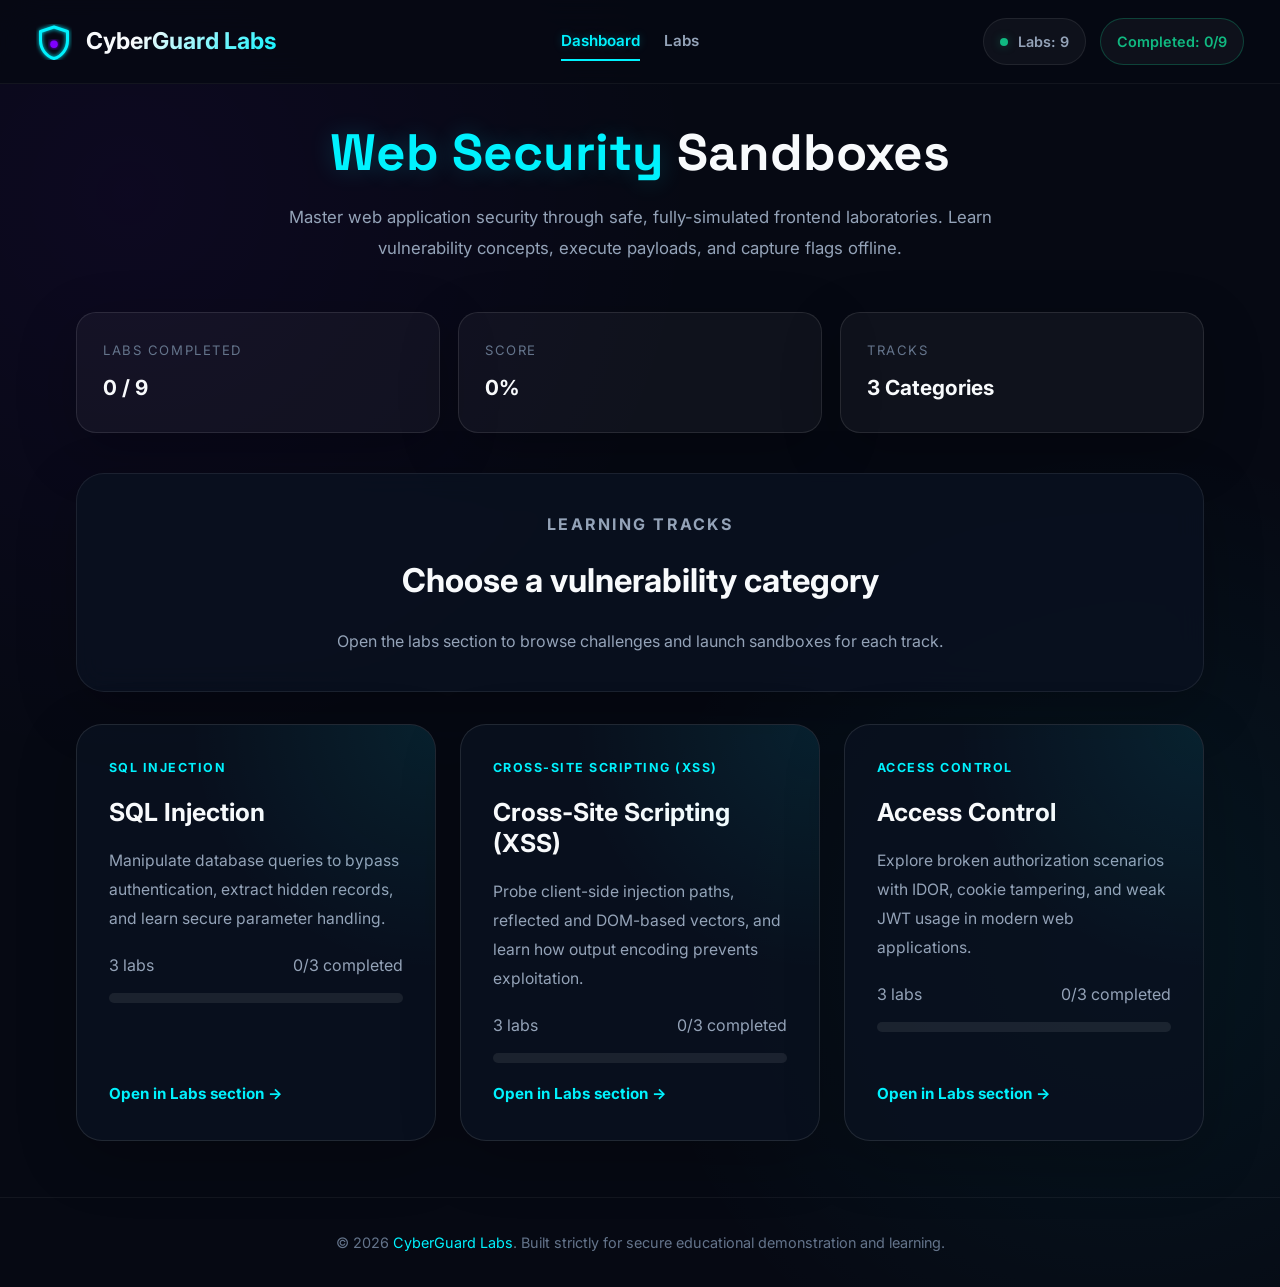
<file: index.html>
<!DOCTYPE html>
<html lang="en">

<head>
  <meta charset="UTF-8">
  <meta name="viewport" content="width=device-width, initial-scale=1.0">
  <title>CyberGuard - Web Security Labs Dashboard</title>
  <!-- SEO Meta Tags -->
  <meta name="description"
    content="An interactive, local sandbox learning dashboard for web security vulnerabilities including SQLi, Reflected XSS, and IDOR.">
  <meta name="keywords"
    content="web security, cybersecurity dashboard, SQL Injection sandbox, cross-site scripting lab, IDOR demonstration">
  <meta name="author" content="CyberGuard">
  <!-- Stylesheets -->
  <link rel="stylesheet" href="css/style.css">
  <!-- Logo Icon -->
  <link rel="icon" type="image/svg+xml" href="assets/images/logo.svg">
</head>

<body>
  <div class="app-container">
    <!-- Navbar Header -->
    <header class="navbar" id="mainHeader">
      <a href="index.html" class="brand" id="brandLink">
        <img src="assets/images/logo.svg" alt="CyberGuard Logo" width="36" height="36" id="brandLogo">
        <span class="brand-text" id="brandTitle">CyberGuard Labs</span>
      </a>

      <nav class="nav-links" id="mainNavigation">
        <a href="index.html" class="nav-link active" id="navHome">Dashboard</a>
        <a href="labs.html" class="nav-link" id="navLabs">Labs</a>
      </nav>

      <!-- Dashboard Interactive Stats -->
      <div class="nav-stats" id="dashboardStats">
        <div class="stat-badge" id="badgeTotal">
          <div class="dot"></div>
          <span id="badgeTotalText">Labs: 9</span>
        </div>
        <div class="stat-badge" id="badgeScore" style="border-color: rgba(16, 185, 129, 0.3);">
          <span style="color: var(--neon-green);">Completed: <span id="completedCount">0</span>/9</span>
        </div>
      </div>
    </header>

    <!-- Main Dashboard Section -->
    <main class="dashboard-main" id="dashboardContent">

      <!-- Hero Header Section -->
      <section class="hero-section" id="heroIntro">
        <h2 id="heroTitle"><span>Web Security</span> Sandboxes</h2>
        <p id="heroDescription">
          Master web application security through safe, fully-simulated frontend laboratories. Learn vulnerability
          concepts, execute payloads, and capture flags offline.
        </p>
      </section>

      <section class="dashboard-overview" id="dashboardOverview">
        <div class="overview-stats dashboard-stats">
          <article class="stat-card">
            <span class="stat-label">Labs completed</span>
            <strong><span id="dashboardCompletedCount">0</span> / 9</strong>
          </article>
          <article class="stat-card">
            <span class="stat-label">Score</span>
            <strong><span id="dashboardScorePercent">0</span>%</strong>
          </article>
          <article class="stat-card">
            <span class="stat-label">Tracks</span>
            <strong>3 Categories</strong>
          </article>
        </div>
      </section>

      <section class="labs-section dashboard-categories" id="dashboardCategories">
        <div class="section-intro dashboard-intro">
          <div>
            <p class="eyebrow">Learning Tracks</p>
            <h2>Choose a vulnerability category</h2>
            <p>Open the labs section to browse challenges and launch sandboxes for each track.</p>
          </div>
        </div>
        <div class="category-grid" id="categoryGateways"></div>
      </section>
    </main>

    <!-- Footer Copyright -->
    <footer class="footer" id="mainFooter">
      <p id="footerCopy">&copy; 2026 <span>CyberGuard Labs</span>. Built strictly for secure educational demonstration
        and learning.</p>
    </footer>
  </div>

  <script src="js/data.js"></script>
  <script src="js/progress.js"></script>
  <script src="js/shared.js"></script>
  <script src="js/dashboard.js"></script>
</body>

</html>
</file>
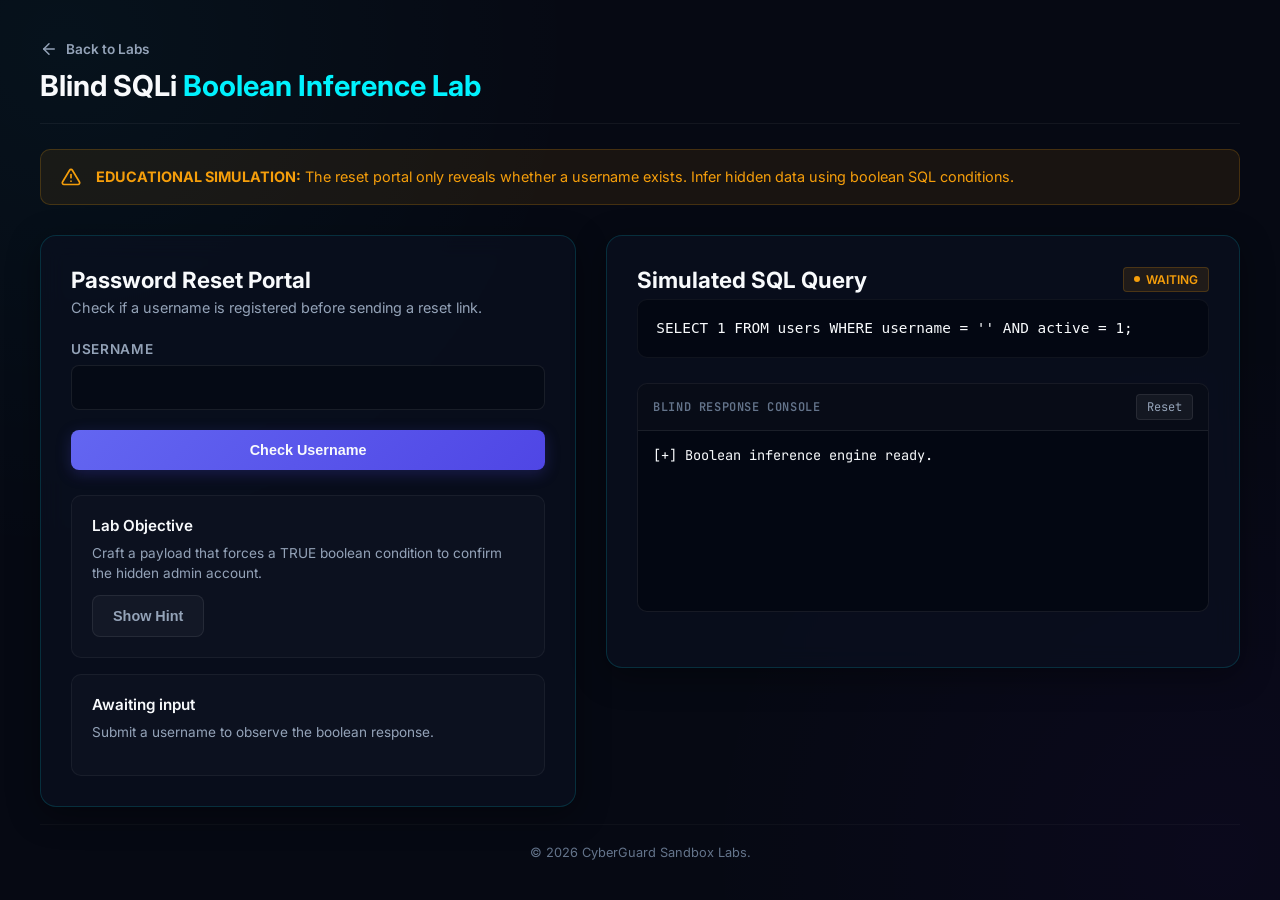
<file: labs/blind-sqli/index.html>
<!DOCTYPE html>
<html lang="en">
<head>
  <meta charset="UTF-8">
  <meta name="viewport" content="width=device-width, initial-scale=1.0">
  <title>Blind SQLi - CyberGuard Labs</title>
  <link rel="stylesheet" href="css/style.css">
  <link rel="icon" type="image/svg+xml" href="../../assets/images/logo.svg">
</head>
<body>
  <div class="lab-container">
    <header class="lab-header">
      <div class="header-left">
        <a href="../../labs.html?category=sql-injection" class="btn-back">
          <svg xmlns="http://www.w3.org/2000/svg" width="18" height="18" fill="none" stroke="currentColor" stroke-width="2" stroke-linecap="round" stroke-linejoin="round" viewBox="0 0 24 24">
            <line x1="19" y1="12" x2="5" y2="12"></line>
            <polyline points="12 19 5 12 12 5"></polyline>
          </svg>
          Back to Labs
        </a>
        <h1>Blind SQLi <span>Boolean Inference Lab</span></h1>
      </div>
    </header>
    <main class="lab-workspace">
      <section class="banner banner-warning">
        <div class="banner-icon">
          <svg xmlns="http://www.w3.org/2000/svg" width="20" height="20" fill="none" stroke="currentColor" stroke-width="2" stroke-linecap="round" stroke-linejoin="round" viewBox="0 0 24 24">
            <path d="M10.29 3.86L1.82 18a2 2 0 001.71 3h16.94a2 2 0 001.71-3L13.71 3.86a2 2 0 00-3.42 0z"></path>
            <line x1="12" y1="9" x2="12" y2="13"></line>
            <line x1="12" y1="17" x2="12.01" y2="17"></line>
          </svg>
        </div>
        <div class="banner-text"><strong>EDUCATIONAL SIMULATION:</strong> The reset portal only reveals whether a username exists. Infer hidden data using boolean SQL conditions.</div>
      </section>
      <div class="workspace-grid">
        <section class="panel login-panel">
          <h2 class="panel-title">Password Reset Portal</h2>
          <p class="panel-subtitle">Check if a username is registered before sending a reset link.</p>
          <form id="resetForm" onsubmit="return false;">
            <div class="form-group">
              <label for="username">Username</label>
              <input type="text" id="username" autocomplete="off">
            </div>
            <button type="submit" class="btn btn-primary btn-full">Check Username</button>
          </form>
          <div class="info-card">
            <h4>Lab Objective</h4>
            <p>Craft a payload that forces a TRUE boolean condition to confirm the hidden admin account.</p>
            <button class="btn btn-secondary" id="hintBtn">Show Hint</button>
            <div class="hint-box hidden" id="hintBox"><strong>Hint:</strong> <code class="neon-code">admin' AND '1'='1</code></div>
          </div>
          <div class="info-card" style="margin-top:16px;">
            <h4 id="statusTitle">Awaiting input</h4>
            <p id="statusMessage">Submit a username to observe the boolean response.</p>
          </div>
        </section>
        <section class="panel visualizer-panel">
          <div class="sql-viewer-container">
            <h3 class="panel-title flex-title">Simulated SQL Query <span class="pulse-indicator" id="queryStatus">Waiting</span></h3>
            <div class="sql-code-box"><pre><code>SELECT 1 FROM users WHERE username = '<span class="sql-highlight" id="sqlUser"></span>' AND active = 1;</code></pre></div>
          </div>
          <div class="terminal-container">
            <div class="terminal-header"><span class="terminal-title">Blind Response Console</span><button class="btn-reset" id="resetBtn">Reset</button></div>
            <div class="terminal-body" id="terminalLogs"><div class="log-line text-muted">[+] Boolean inference engine ready.</div></div>
          </div>
          <div class="flag-card hidden" id="flagCard">
            <div class="flag-glow-bg"></div>
            <div class="flag-content">
              <div class="flag-details">
                <h4>Blind condition forced TRUE!</h4>
                <div class="flag-input-group">
                  <input type="text" id="flagValue" value="flag{blind_sqli_boolean_bypass}" readonly>
                  <button class="btn btn-primary" id="copyBtn">Copy</button>
                </div>
              </div>
            </div>
          </div>
        </section>
      </div>
    </main>
    <footer class="lab-footer"><p>&copy; 2026 CyberGuard Sandbox Labs.</p></footer>
  </div>
  <script src="../../js/progress.js"></script>
  <script src="js/app.js"></script>
</body>
</html>
</file>
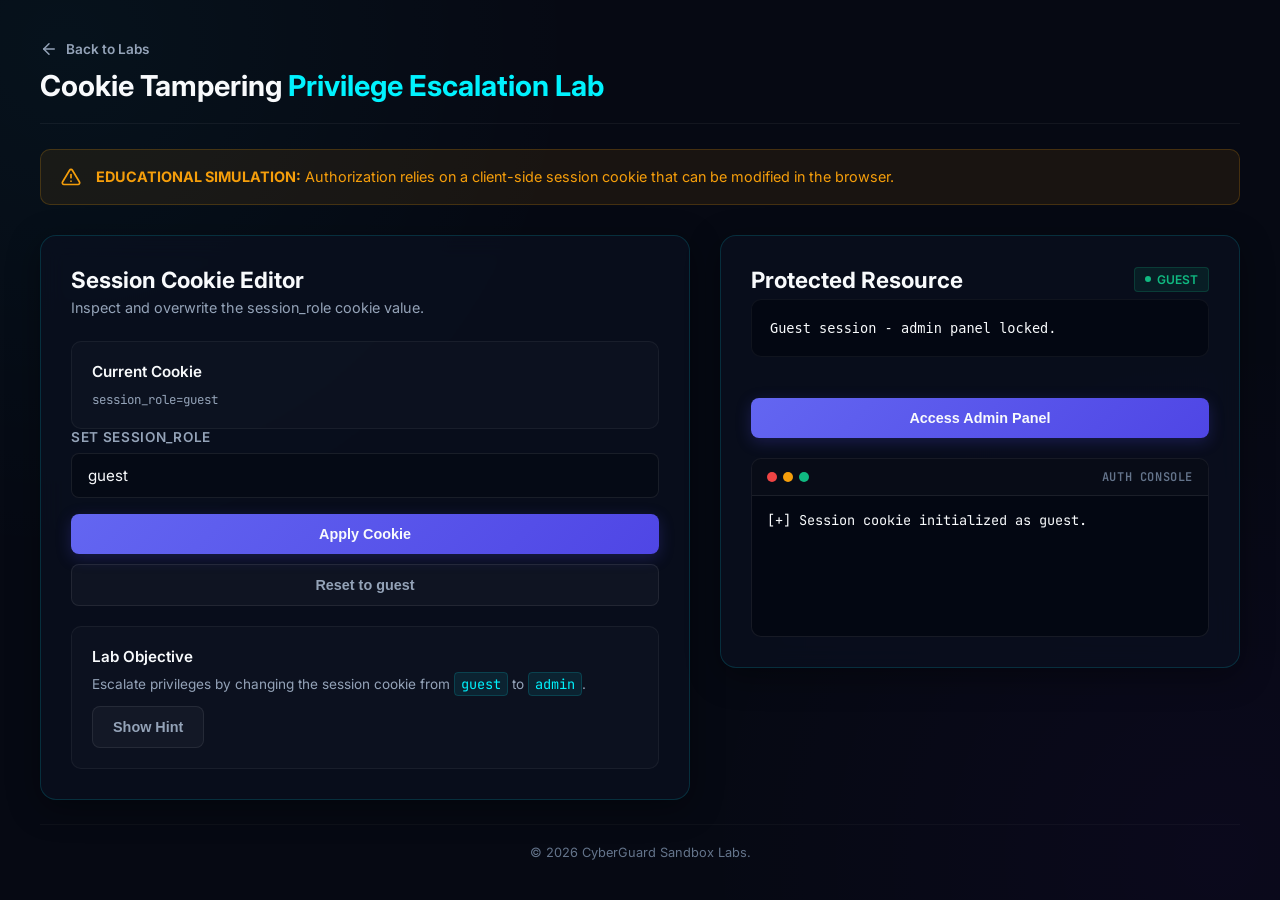
<file: labs/cookie-tampering/index.html>
<!DOCTYPE html>
<html lang="en">
<head>
  <meta charset="UTF-8">
  <meta name="viewport" content="width=device-width, initial-scale=1.0">
  <title>Cookie Tampering - CyberGuard Labs</title>
  <link rel="stylesheet" href="css/style.css">
  <link rel="icon" type="image/svg+xml" href="../../assets/images/logo.svg">
</head>
<body>
  <div class="lab-container">
    <header class="lab-header">
      <div class="header-left">
        <a href="../../labs.html?category=access-control" class="btn-back">
          <svg xmlns="http://www.w3.org/2000/svg" width="18" height="18" fill="none" stroke="currentColor" stroke-width="2" stroke-linecap="round" stroke-linejoin="round" viewBox="0 0 24 24">
            <line x1="19" y1="12" x2="5" y2="12"></line>
            <polyline points="12 19 5 12 12 5"></polyline>
          </svg>
          Back to Labs
        </a>
        <h1>Cookie Tampering <span>Privilege Escalation Lab</span></h1>
      </div>
    </header>
    <main class="lab-workspace">
      <section class="banner banner-warning">
        <div class="banner-icon">
          <svg xmlns="http://www.w3.org/2000/svg" width="20" height="20" fill="none" stroke="currentColor" stroke-width="2" stroke-linecap="round" stroke-linejoin="round" viewBox="0 0 24 24">
            <path d="M10.29 3.86L1.82 18a2 2 0 001.71 3h16.94a2 2 0 001.71-3L13.71 3.86a2 2 0 00-3.42 0z"></path>
            <line x1="12" y1="9" x2="12" y2="13"></line>
            <line x1="12" y1="17" x2="12.01" y2="17"></line>
          </svg>
        </div>
        <div class="banner-text"><strong>EDUCATIONAL SIMULATION:</strong> Authorization relies on a client-side session cookie that can be modified in the browser.</div>
      </section>
      <div class="workspace-grid">
        <section class="panel console-panel">
          <h2 class="panel-title">Session Cookie Editor</h2>
          <p class="panel-subtitle">Inspect and overwrite the session_role cookie value.</p>
          <div class="info-card">
            <h4>Current Cookie</h4>
            <pre id="cookieDisplay" class="code-preview">session_role=guest</pre>
          </div>
          <div class="form-group">
            <label for="cookieValue">Set session_role</label>
            <input type="text" id="cookieValue" value="guest" autocomplete="off">
          </div>
          <button class="btn btn-primary btn-full" id="applyCookieBtn">Apply Cookie</button>
          <button class="btn btn-secondary btn-full" id="resetCookieBtn" style="margin-top:10px;">Reset to guest</button>
          <div class="info-card" style="margin-top:20px;">
            <h4>Lab Objective</h4>
            <p>Escalate privileges by changing the session cookie from <code class="neon-code">guest</code> to <code class="neon-code">admin</code>.</p>
            <button class="btn btn-secondary" id="hintBtn">Show Hint</button>
            <div class="hint-box hidden" id="hintBox"><strong>Hint:</strong> Set the cookie value to <code class="neon-code">admin</code> and open the admin panel.</div>
          </div>
        </section>
        <section class="panel backend-panel">
          <div class="api-response-container">
            <h3 class="panel-title flex-title">Protected Resource <span class="pulse-indicator success" id="accessStatus">Guest</span></h3>
            <div class="json-code-box"><pre><code id="accessMessage">Guest session - admin panel locked.</code></pre></div>
          </div>
          <button class="btn btn-primary btn-full" id="adminPanelBtn" style="margin-top:16px;">Access Admin Panel</button>
          <div class="terminal-container" style="margin-top:20px;">
            <div class="terminal-header">
              <div class="terminal-dots"><span class="dot red"></span><span class="dot yellow"></span><span class="dot green"></span></div>
              <span class="terminal-title">Auth Console</span>
            </div>
            <div class="terminal-body" id="terminalLogs"><div class="log-line text-muted">[+] Session cookie initialized as guest.</div></div>
          </div>
          <div class="flag-card hidden" id="flagCard">
            <div class="flag-glow-bg"></div>
            <div class="flag-content">
              <div class="flag-details">
                <h4>Privilege escalation successful!</h4>
                <p>Lab flag (local to this sandbox):</p>
                <div class="flag-input-group">
                  <input type="text" id="flagValue" value="flag{cookie_tampering_admin_escalation}" readonly>
                  <button class="btn btn-primary" id="copyBtn">Copy</button>
                </div>
              </div>
            </div>
          </div>
        </section>
      </div>
    </main>
    <footer class="lab-footer"><p>&copy; 2026 CyberGuard Sandbox Labs.</p></footer>
  </div>
  <script src="../../js/progress.js"></script>
  <script src="js/app.js"></script>
</body>
</html>
</file>
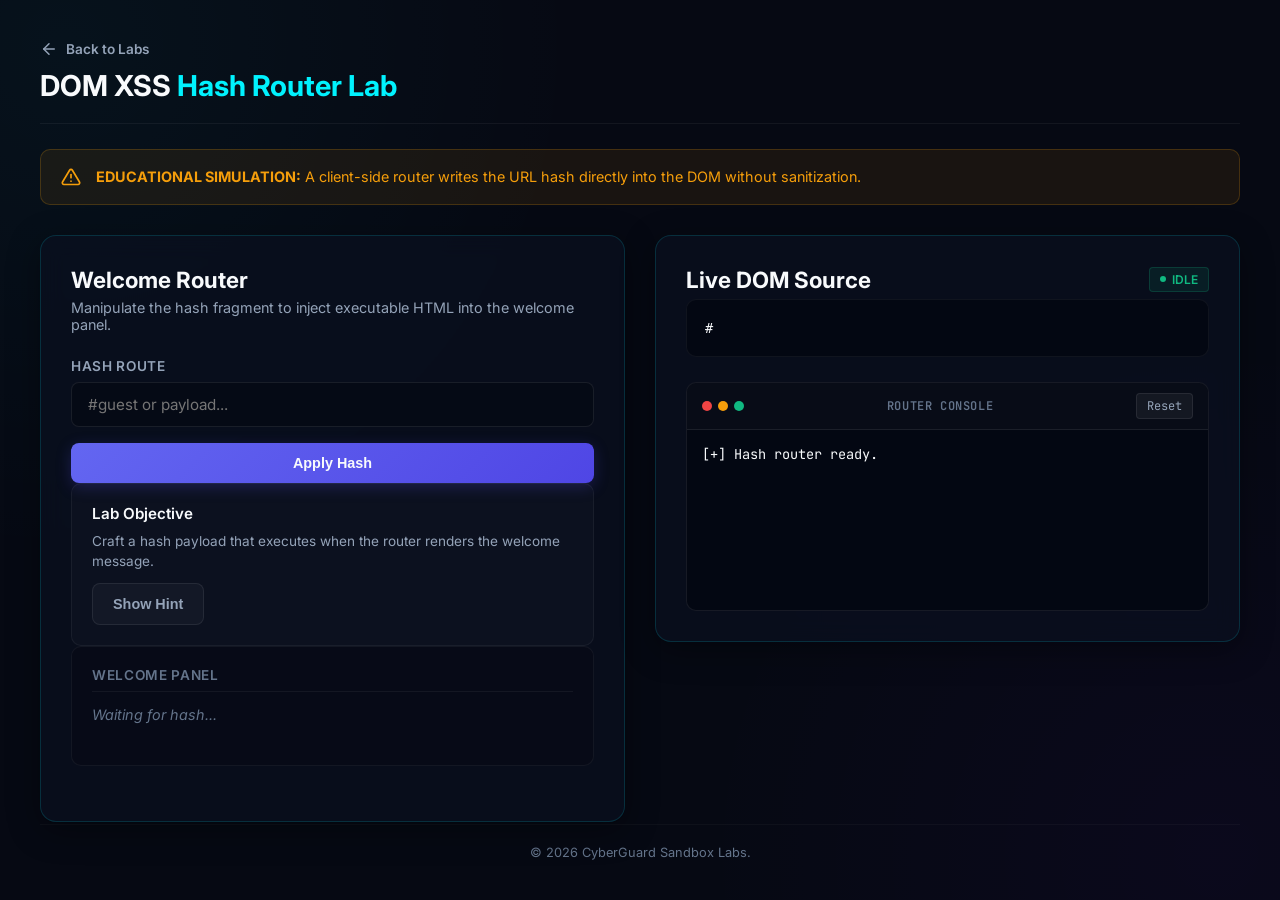
<file: labs/dom-xss/index.html>
<!DOCTYPE html>
<html lang="en">
<head>
  <meta charset="UTF-8">
  <meta name="viewport" content="width=device-width, initial-scale=1.0">
  <title>DOM XSS Playground - CyberGuard Labs</title>
  <link rel="stylesheet" href="css/style.css">
  <link rel="icon" type="image/svg+xml" href="../../assets/images/logo.svg">
</head>
<body>
  <div class="lab-container">
    <header class="lab-header">
      <div class="header-left">
        <a href="../../labs.html?category=xss" class="btn-back">
          <svg xmlns="http://www.w3.org/2000/svg" width="18" height="18" fill="none" stroke="currentColor" stroke-width="2" stroke-linecap="round" stroke-linejoin="round" viewBox="0 0 24 24">
            <line x1="19" y1="12" x2="5" y2="12"></line>
            <polyline points="12 19 5 12 12 5"></polyline>
          </svg>
          Back to Labs
        </a>
        <h1>DOM XSS <span>Hash Router Lab</span></h1>
      </div>
    </header>
    <main class="lab-workspace">
      <section class="banner banner-warning">
        <div class="banner-icon">
          <svg xmlns="http://www.w3.org/2000/svg" width="20" height="20" fill="none" stroke="currentColor" stroke-width="2" stroke-linecap="round" stroke-linejoin="round" viewBox="0 0 24 24">
            <path d="M10.29 3.86L1.82 18a2 2 0 001.71 3h16.94a2 2 0 001.71-3L13.71 3.86a2 2 0 00-3.42 0z"></path>
            <line x1="12" y1="9" x2="12" y2="13"></line>
            <line x1="12" y1="17" x2="12.01" y2="17"></line>
          </svg>
        </div>
        <div class="banner-text"><strong>EDUCATIONAL SIMULATION:</strong> A client-side router writes the URL hash directly into the DOM without sanitization.</div>
      </section>
      <div class="workspace-grid">
        <section class="panel search-panel">
          <h2 class="panel-title">Welcome Router</h2>
          <p class="panel-subtitle">Manipulate the hash fragment to inject executable HTML into the welcome panel.</p>
          <div class="form-group">
            <label for="hashInput">Hash route</label>
            <input type="text" id="hashInput" placeholder="#guest or payload..." autocomplete="off">
          </div>
          <button class="btn btn-primary btn-full" id="applyHashBtn">Apply Hash</button>
          <div class="info-card">
            <h4>Lab Objective</h4>
            <p>Craft a hash payload that executes when the router renders the welcome message.</p>
            <button class="btn btn-secondary" id="hintBtn">Show Hint</button>
            <div class="hint-box hidden" id="hintBox"><strong>Hint:</strong> <code class="neon-code">&lt;img src=x onerror="alert(1)"&gt;</code></div>
          </div>
          <div class="search-results-container">
            <h4 class="results-heading">Welcome Panel</h4>
            <div class="results-output" id="welcomePanel"><p class="placeholder-text">Waiting for hash...</p></div>
          </div>
        </section>
        <section class="panel debugger-panel">
          <div class="dom-inspector-container">
            <h3 class="panel-title flex-title">Live DOM Source <span class="pulse-indicator success" id="domStatus">Idle</span></h3>
            <div class="dom-code-box"><pre><code id="liveDomSource">#<span id="domHighlightedQuery"></span></code></pre></div>
          </div>
          <div class="terminal-container">
            <div class="terminal-header">
              <div class="terminal-dots"><span class="dot red"></span><span class="dot yellow"></span><span class="dot green"></span></div>
              <span class="terminal-title">Router Console</span>
              <button class="btn-reset" id="resetBtn">Reset</button>
            </div>
            <div class="terminal-body" id="terminalLogs"><div class="log-line text-muted">[+] Hash router ready.</div></div>
          </div>
        </section>
      </div>
    </main>
    <div class="overlay hidden" id="flagOverlay">
      <div class="flag-modal">
        <div class="modal-header"><h3>DOM XSS Triggered!</h3><p>Hash fragment payload executed in the welcome panel.</p></div>
        <div class="modal-body">
          <div class="flag-reveal-box">
            <span>Lab flag (local to this sandbox):</span>
            <div class="flag-input-wrapper">
              <input type="text" id="flagValue" value="flag{dom_xss_hash_injection}" readonly>
              <button class="btn btn-primary" id="copyBtn">Copy</button>
            </div>
          </div>
          <button class="btn btn-secondary btn-full" id="closeBtn" style="margin-top:15px;">Dismiss</button>
        </div>
      </div>
    </div>
    <footer class="lab-footer"><p>&copy; 2026 CyberGuard Sandbox Labs.</p></footer>
  </div>
  <script src="../../js/progress.js"></script>
  <script src="js/app.js"></script>
</body>
</html>
</file>
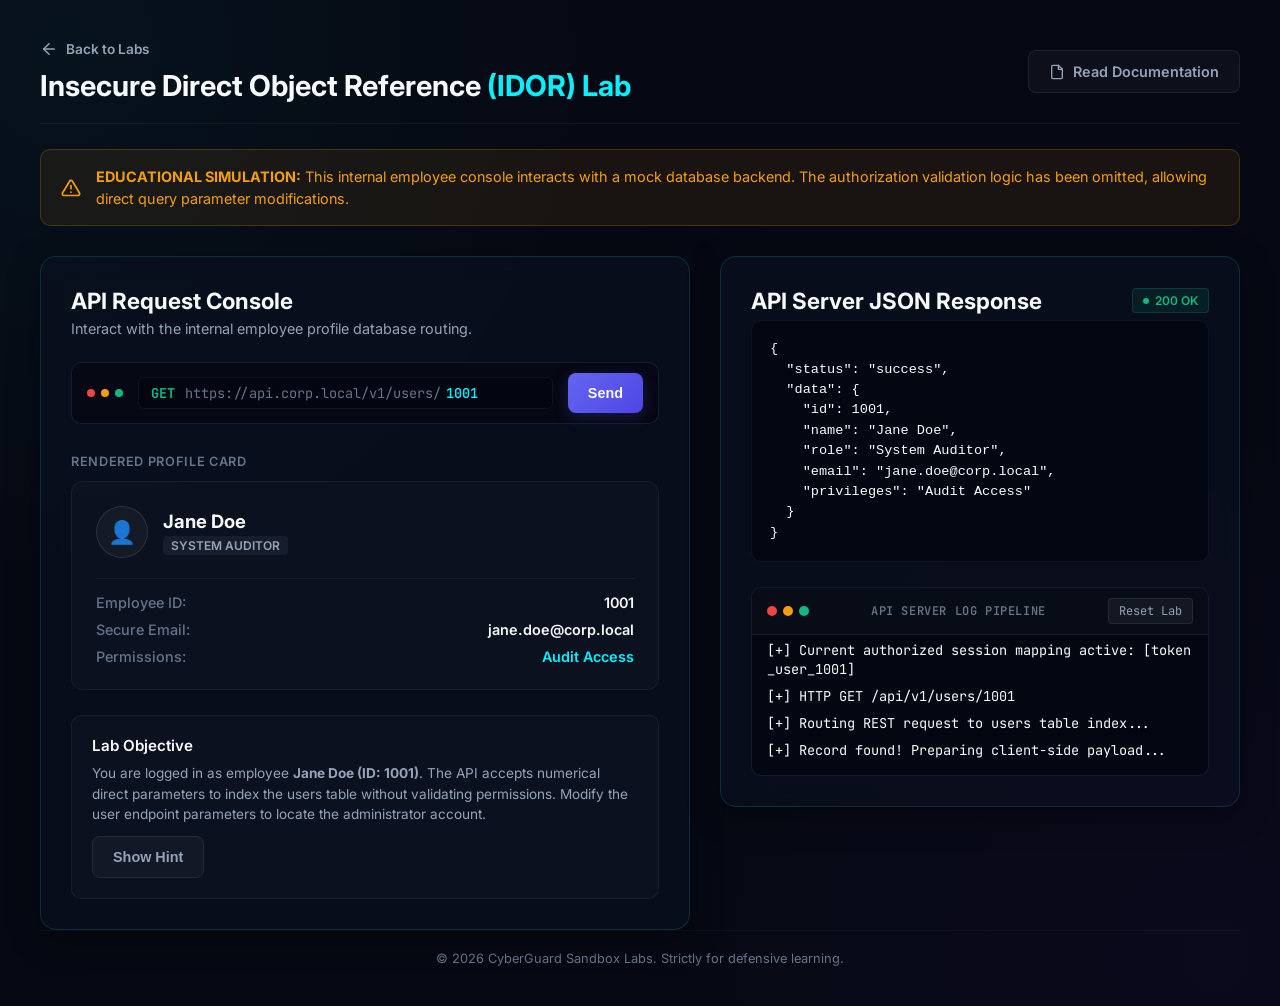
<file: labs/idor/index.html>
<!DOCTYPE html>
<html lang="en">
<head>
  <meta charset="UTF-8">
  <meta name="viewport" content="width=device-width, initial-scale=1.0">
  <title>IDOR Profile Viewer - CyberGuard Labs</title>
  <link rel="stylesheet" href="css/style.css">
  <link rel="icon" type="image/svg+xml" href="../../assets/images/logo.svg">
</head>
<body>
  <div class="lab-container">
    <!-- Header -->
    <header class="lab-header" id="idorHeader">
      <div class="header-left">
        <a href="../../labs.html?category=access-control" class="btn-back" id="backToDashBtn">
          <svg xmlns="http://www.w3.org/2000/svg" width="18" height="18" fill="none" stroke="currentColor" stroke-width="2" stroke-linecap="round" stroke-linejoin="round" viewBox="0 0 24 24">
            <line x1="19" y1="12" x2="5" y2="12"></line>
            <polyline points="12 19 5 12 12 5"></polyline>
          </svg>
          Back to Labs
        </a>
        <h1 id="idorMainHeading">Insecure Direct Object Reference <span>(IDOR) Lab</span></h1>
      </div>
      <div class="header-actions">
        <a href="../../docs/sql-injection-guide.pdf" target="_blank" class="btn btn-secondary" id="viewDocsBtn">
          <svg xmlns="http://www.w3.org/2000/svg" width="16" height="16" fill="none" stroke="currentColor" stroke-width="2" stroke-linecap="round" stroke-linejoin="round" viewBox="0 0 24 24">
            <path d="M14 2H6a2 2 0 00-2 2v16a2 2 0 002 2h12a2 2 0 002-2V8z"></path>
            <polyline points="14 2 14 8 20 8"></polyline>
          </svg>
          Read Documentation
        </a>
      </div>
    </header>

    <!-- Workspace -->
    <main class="lab-workspace" id="idorWorkspace">
      <!-- Warning Banner -->
      <section class="banner banner-warning" id="eduBanner">
        <div class="banner-icon">
          <svg xmlns="http://www.w3.org/2000/svg" width="20" height="20" fill="none" stroke="currentColor" stroke-width="2" stroke-linecap="round" stroke-linejoin="round" viewBox="0 0 24 24">
            <path d="M10.29 3.86L1.82 18a2 2 0 001.71 3h16.94a2 2 0 001.71-3L13.71 3.86a2 2 0 00-3.42 0z"></path>
            <line x1="12" y1="9" x2="12" y2="13"></line>
            <line x1="12" y1="17" x2="12.01" y2="17"></line>
          </svg>
        </div>
        <div class="banner-text">
          <strong>EDUCATIONAL SIMULATION:</strong> This internal employee console interacts with a mock database backend. The authorization validation logic has been omitted, allowing direct query parameter modifications.
        </div>
      </section>

      <!-- Grid -->
      <div class="workspace-grid">
        
        <!-- Left: API Request Browser and active User Card -->
        <section class="panel console-panel" id="idorConsolePanel">
          <h2 class="panel-title" id="consolePanelTitle">API Request Console</h2>
          <p class="panel-subtitle" id="consolePanelSubtitle">Interact with the internal employee profile database routing.</p>
          
          <!-- Mock Browser / URL Address Bar -->
          <div class="browser-bar" id="mockBrowserBar">
            <div class="browser-controls">
              <span class="browser-dot"></span>
              <span class="browser-dot"></span>
              <span class="browser-dot"></span>
            </div>
            <div class="url-input-wrapper">
              <span class="url-method">GET</span>
              <span class="url-domain">https://api.corp.local/v1/users/</span>
              <input type="number" id="userIdParam" value="1001" min="1" max="9999" autocomplete="off">
            </div>
            <button class="btn btn-primary btn-send" id="sendApiRequestBtn">Send</button>
          </div>

          <!-- Active profile card mount -->
          <div class="profile-card-container" id="profileCardWrapper">
            <h4 class="section-tag">Rendered Profile Card</h4>
            <div class="employee-card" id="employeeCard">
              <div class="employee-header">
                <div class="avatar" id="avatarImage">👤</div>
                <div class="employee-title">
                  <h3 id="profileName">Jane Doe</h3>
                  <span id="profileRole" class="badge-role">System Auditor</span>
                </div>
              </div>
              <div class="employee-body">
                <div class="meta-field">
                  <span class="meta-label">Employee ID:</span>
                  <span class="meta-value" id="profileId">1001</span>
                </div>
                <div class="meta-field">
                  <span class="meta-label">Secure Email:</span>
                  <span class="meta-value" id="profileEmail">jane.doe@corp.local</span>
                </div>
                <div class="meta-field">
                  <span class="meta-label">Permissions:</span>
                  <span class="meta-value" id="profilePrivs" style="color: var(--neon-cyan);">Audit Access</span>
                </div>
              </div>
            </div>
          </div>

          <!-- Info Box -->
          <div class="info-card" id="idorInstructions" style="margin-top: 25px;">
            <h4>Lab Objective</h4>
            <p>
              You are logged in as employee <strong>Jane Doe (ID: 1001)</strong>. The API accepts numerical direct parameters to index the users table without validating permissions. Modify the user endpoint parameters to locate the administrator account.
            </p>
            <button class="btn btn-secondary" id="idorHintToggleBtn">Show Hint</button>
            <div class="hint-box hidden" id="idorHint">
              <strong>Hint:</strong> Common targets include admin accounts or default profiles. Try editing the User ID inside the address bar to <code class="neon-code">1337</code>!
            </div>
          </div>
        </section>

        <!-- Right: Raw API JSON Output & Captured Flags -->
        <section class="panel backend-panel" id="idorBackendPanel">
          <!-- JSON Response -->
          <div class="api-response-container" id="responseBox">
            <h3 class="panel-title flex-title" id="responseTitle">
              API Server JSON Response
              <span class="pulse-indicator success" id="apiStatus">200 OK</span>
            </h3>
            <div class="json-code-box" id="jsonCodeContainer">
              <pre><code id="liveJsonResponse">{
  "status": "success",
  "data": {
    "id": 1001,
    "name": "Jane Doe",
    "role": "System Auditor",
    "email": "jane.doe@corp.local",
    "privileges": "Audit Access"
  }
}</code></pre>
            </div>
          </div>

          <!-- Logs -->
          <div class="terminal-container" id="terminalBox">
            <div class="terminal-header">
              <div class="terminal-dots">
                <span class="dot red"></span>
                <span class="dot yellow"></span>
                <span class="dot green"></span>
              </div>
              <span class="terminal-title">API Server Log Pipeline</span>
              <button class="btn-reset" id="resetLabBtn">Reset Lab</button>
            </div>
            <div class="terminal-body" id="terminalLogs">
              <div class="log-line text-muted">[+] REST Router established at https://api.corp.local/</div>
              <div class="log-line text-muted">[+] Current authorized session mapping active: [token_user_1001]</div>
            </div>
          </div>

          <!-- Flag -->
          <div class="flag-card hidden" id="flagDisplayCard" style="margin-top: 25px;">
            <div class="flag-glow-bg"></div>
            <div class="flag-content">
              <div class="flag-icon">
                <svg xmlns="http://www.w3.org/2000/svg" width="36" height="36" fill="none" stroke="currentColor" stroke-width="2" stroke-linecap="round" stroke-linejoin="round" viewBox="0 0 24 24">
                  <path d="M4 15s1-1 4-1 5 2 8 2 4-1 4-1V3s-1 1-4 1-5-2-8-2-4 1-4 1z"></path>
                  <line x1="4" y1="22" x2="4" y2="15"></line>
                </svg>
              </div>
              <div class="flag-details">
                <h4>IDOR Authorization Broken!</h4>
                <p>Retrieved Admin profile metadata records. Flag captured:</p>
                <div class="flag-input-group">
                  <input type="text" id="flagValue" value="flag{idor_admin_profile_compromised}" readonly>
                  <button class="btn btn-primary" id="copyFlagBtn">Copy</button>
                </div>
              </div>
            </div>
          </div>
        </section>

      </div>
    </main>

    <footer class="lab-footer" id="labFooter">
      <p>&copy; 2026 CyberGuard Sandbox Labs. Strictly for defensive learning.</p>
    </footer>
  </div>

  <script src="../../js/progress.js"></script>
  <script src="js/app.js"></script>
</body>
</html>
</file>
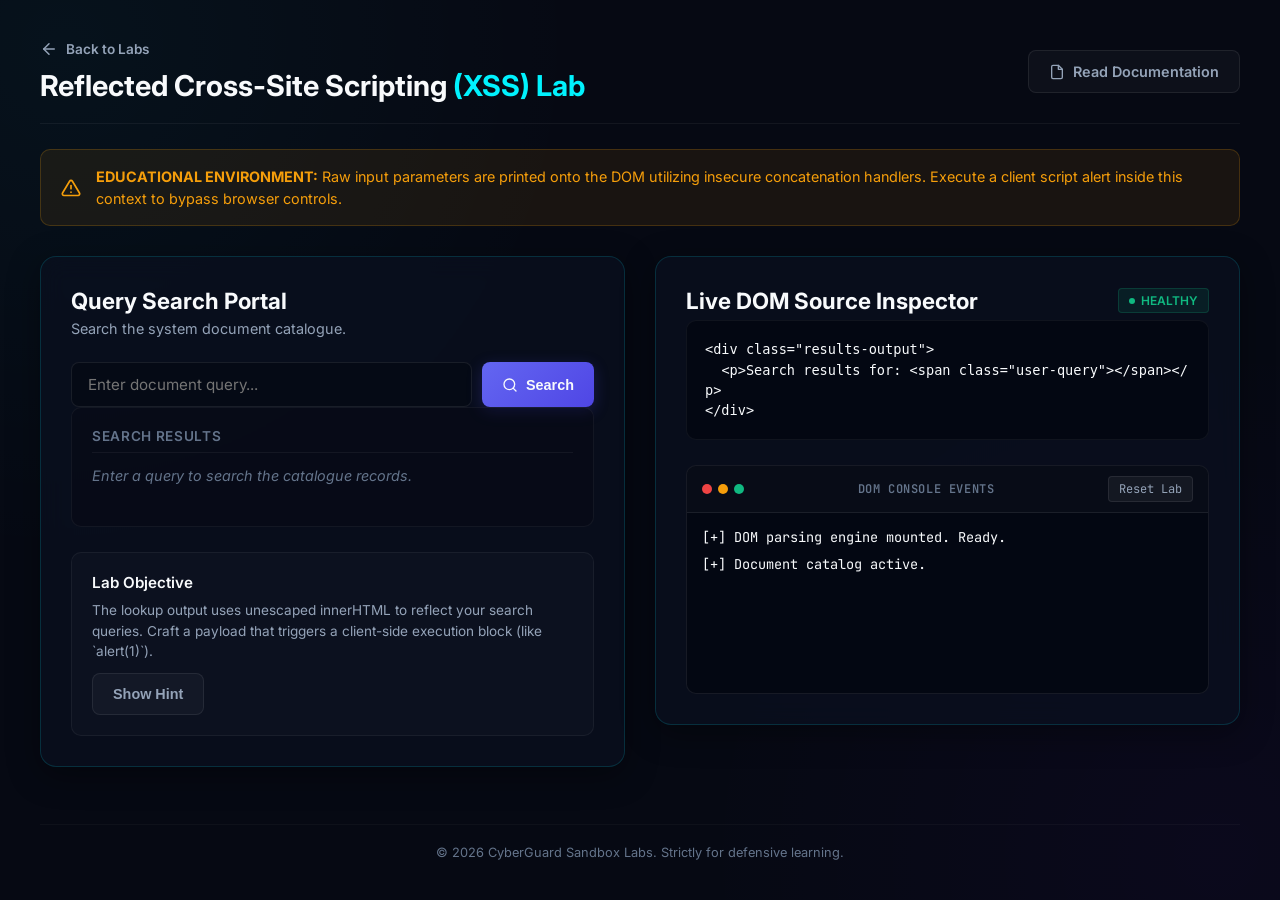
<file: labs/reflected-xss/index.html>
<!DOCTYPE html>
<html lang="en">

<head>
  <meta charset="UTF-8">
  <meta name="viewport" content="width=device-width, initial-scale=1.0">
  <title>Reflected XSS Sandbox - CyberGuard Labs</title>
  <link rel="stylesheet" href="css/style.css">
  <link rel="icon" type="image/svg+xml" href="../../assets/images/logo.svg">
</head>

<body>
  <div class="lab-container">
    <!-- Header -->
    <header class="lab-header" id="xssHeader">
      <div class="header-left">
        <a href="../../labs.html?category=xss" class="btn-back" id="backToDashBtn">
          <svg xmlns="http://www.w3.org/2000/svg" width="18" height="18" fill="none" stroke="currentColor"
            stroke-width="2" stroke-linecap="round" stroke-linejoin="round" viewBox="0 0 24 24">
            <line x1="19" y1="12" x2="5" y2="12"></line>
            <polyline points="12 19 5 12 12 5"></polyline>
          </svg>
          Back to Labs
        </a>
        <h1 id="xssMainHeading">Reflected Cross-Site Scripting <span>(XSS) Lab</span></h1>
      </div>
      <div class="header-actions">
        <a href="../../docs/sql-injection-guide.pdf" target="_blank" class="btn btn-secondary" id="viewDocsBtn">
          <svg xmlns="http://www.w3.org/2000/svg" width="16" height="16" fill="none" stroke="currentColor"
            stroke-width="2" stroke-linecap="round" stroke-linejoin="round" viewBox="0 0 24 24">
            <path d="M14 2H6a2 2 0 00-2 2v16a2 2 0 002 2h12a2 2 0 002-2V8z"></path>
            <polyline points="14 2 14 8 20 8"></polyline>
          </svg>
          Read Documentation
        </a>
      </div>
    </header>

    <!-- Workspace -->
    <main class="lab-workspace" id="xssWorkspace">
      <!-- Warning Banner -->
      <section class="banner banner-warning" id="eduBanner">
        <div class="banner-icon">
          <svg xmlns="http://www.w3.org/2000/svg" width="20" height="20" fill="none" stroke="currentColor"
            stroke-width="2" stroke-linecap="round" stroke-linejoin="round" viewBox="0 0 24 24">
            <path d="M10.29 3.86L1.82 18a2 2 0 001.71 3h16.94a2 2 0 001.71-3L13.71 3.86a2 2 0 00-3.42 0z"></path>
            <line x1="12" y1="9" x2="12" y2="13"></line>
            <line x1="12" y1="17" x2="12.01" y2="17"></line>
          </svg>
        </div>
        <div class="banner-text">
          <strong>EDUCATIONAL ENVIRONMENT:</strong> Raw input parameters are printed onto the DOM utilizing insecure
          concatenation handlers. Execute a client script alert inside this context to bypass browser controls.
        </div>
      </section>

      <!-- Workspace layout -->
      <div class="workspace-grid">
        <!-- Left: Insecure Search Query Portal -->
        <section class="panel search-panel" id="xssSearchPanel">
          <h2 class="panel-title" id="searchPanelTitle">Query Search Portal</h2>
          <p class="panel-subtitle" id="searchPanelSubtitle">Search the system document catalogue.</p>

          <form id="xssSearchForm" onsubmit="return false;">
            <div class="search-input-group" id="queryGroup">
              <input type="text" id="searchQuery" placeholder="Enter document query..." autocomplete="off">
              <button type="submit" class="btn btn-primary" id="searchBtn">
                <svg xmlns="http://www.w3.org/2000/svg" width="16" height="16" fill="none" stroke="currentColor"
                  stroke-width="2" stroke-linecap="round" stroke-linejoin="round" viewBox="0 0 24 24">
                  <circle cx="11" cy="11" r="8"></circle>
                  <line x1="21" y1="21" x2="16.65" y2="16.65"></line>
                </svg>
                Search
              </button>
            </div>
          </form>

          <!-- Search Results output box (Unescaped reflection) -->
          <div class="search-results-container" id="resultsBox">
            <h4 class="results-heading">Search Results</h4>
            <div class="results-output" id="resultsOutput">
              <p class="placeholder-text">Enter a query to search the catalogue records.</p>
            </div>
          </div>

          <!-- Sandbox details card -->
          <div class="info-card" id="xssInstructions">
            <h4>Lab Objective</h4>
            <p>
              The lookup output uses unescaped innerHTML to reflect your search queries. Craft a payload that triggers a
              client-side execution block (like `alert(1)`).
            </p>
            <button class="btn btn-secondary" id="xssHintToggleBtn">Show Hint</button>
            <div class="hint-box hidden" id="xssHint">
              <strong>Hint:</strong> Try inline DOM handlers: <code
                class="neon-code">&lt;img src=x onerror="alert(1)"&gt;</code> or <code
                class="neon-code">&lt;svg onload="alert(1)"&gt;</code> or <code
                class="neon-code">&lt;script&gt;alert(1)&lt;/script&gt;</code>.
            </div>
          </div>
        </section>

        <!-- Right: DOM Inspector & Logs Console -->
        <section class="panel debugger-panel" id="xssDebuggerPanel">
          <!-- DOM Inspector -->
          <div class="dom-inspector-container" id="domInspectorBox">
            <h3 class="panel-title flex-title" id="inspectorTitle">
              Live DOM Source Inspector
              <span class="pulse-indicator success" id="domStatus">Healthy</span>
            </h3>
            <div class="dom-code-box" id="domCodeContainer">
              <pre><code id="liveDomSource">&lt;div class="results-output"&gt;
  &lt;p&gt;Search results for: &lt;span class="user-query"&gt;<span id="domHighlightedQuery"></span>&lt;/span&gt;&lt;/p&gt;
&lt;/div&gt;</code></pre>
            </div>
          </div>

          <!-- Logs -->
          <div class="terminal-container" id="terminalBox">
            <div class="terminal-header">
              <div class="terminal-dots">
                <span class="dot red"></span>
                <span class="dot yellow"></span>
                <span class="dot green"></span>
              </div>
              <span class="terminal-title">DOM Console Events</span>
              <button class="btn-reset" id="resetLabBtn">Reset Lab</button>
            </div>
            <div class="terminal-body" id="terminalLogs">
              <div class="log-line text-muted">[+] DOM parsing engine mounted. Ready.</div>
              <div class="log-line text-muted">[+] Document catalog active.</div>
            </div>
          </div>
        </section>
      </div>
    </main>

    <!-- Overlay Custom Alert Popup for Flag capture -->
    <div class="overlay hidden" id="xssAlertOverlay">
      <div class="flag-modal" id="xssFlagModal">
        <div class="modal-header">
          <div class="alert-icon-ring animate-bounce">
            <svg xmlns="http://www.w3.org/2000/svg" width="24" height="24" fill="none" stroke="currentColor"
              stroke-width="2" stroke-linecap="round" stroke-linejoin="round" viewBox="0 0 24 24">
              <polygon points="12 2 2 22 22 22 12 2"></polygon>
              <line x1="12" y1="9" x2="12" y2="13"></line>
              <line x1="12" y1="17" x2="12.01" y2="17"></line>
            </svg>
          </div>
          <h3>XSS Execution Triggered!</h3>
          <p id="alertPayloadText">The script payload executed in the sandbox context.</p>
        </div>
        <div class="modal-body">
          <div class="flag-reveal-box">
            <span>Captured Flag:</span>
            <div class="flag-input-wrapper">
              <input type="text" id="flagValue" value="flag{reflected_xss_solved}" readonly>
              <button class="btn btn-primary" id="copyFlagBtn">Copy</button>
            </div>
          </div>
          <button class="btn btn-secondary btn-full" id="closeModalBtn" style="margin-top: 15px;">Dismiss Console
            Alert</button>
        </div>
      </div>
    </div>

    <footer class="lab-footer" id="labFooter">
      <p>&copy; 2026 CyberGuard Sandbox Labs. Strictly for defensive learning.</p>
    </footer>
  </div>

  <script src="../../js/progress.js"></script>
  <script src="js/app.js"></script>
</body>

</html>
</file>
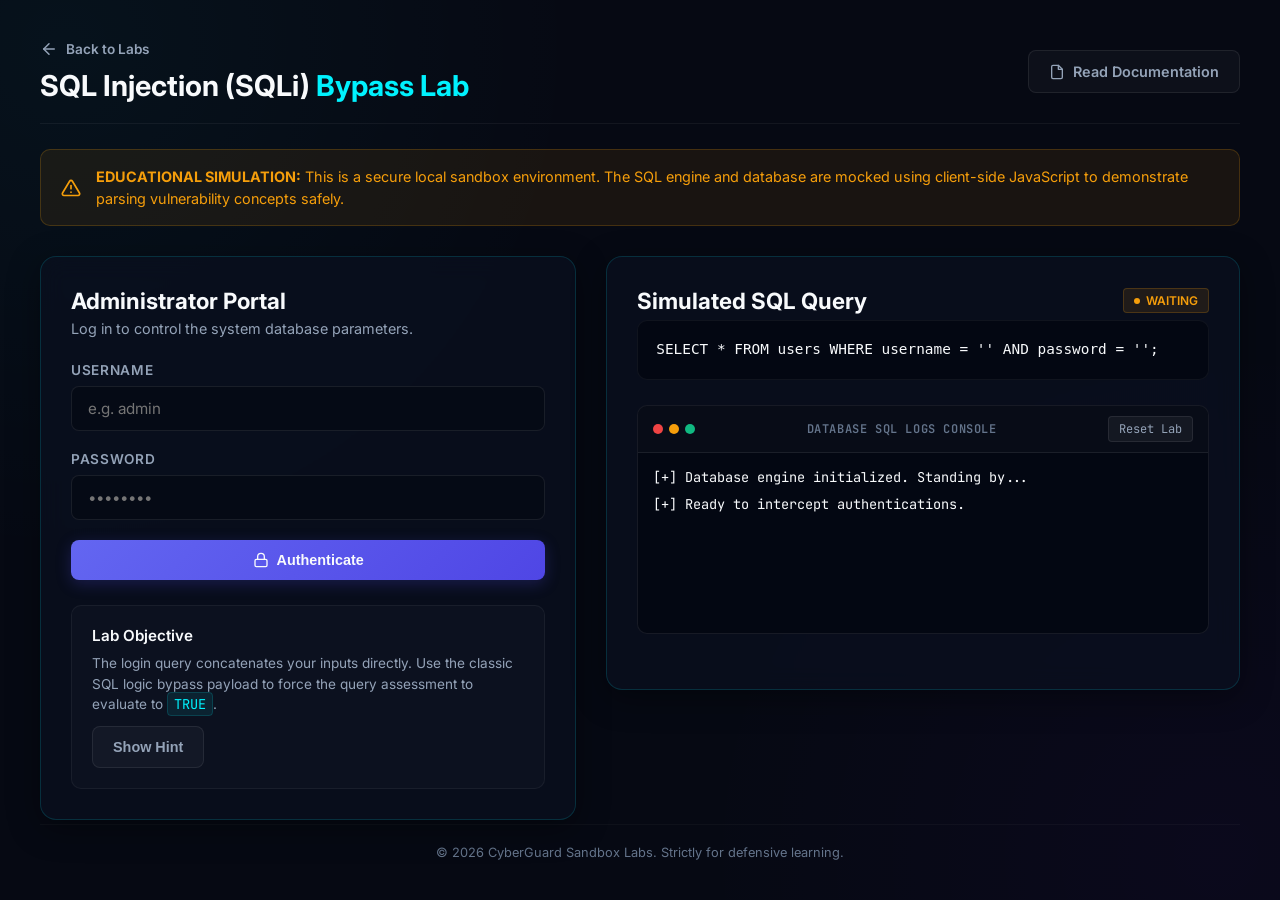
<file: labs/sql-injection/index.html>
<!DOCTYPE html>
<html lang="en">

<head>
  <meta charset="UTF-8">
  <meta name="viewport" content="width=device-width, initial-scale=1.0">
  <title>SQL Injection Bypass - CyberGuard Labs</title>
  <link rel="stylesheet" href="css/style.css">
  <link rel="icon" type="image/svg+xml" href="../../assets/images/logo.svg">
</head>

<body>
  <div class="lab-container">
    <!-- Lab Header -->
    <header class="lab-header" id="labTopHeader">
      <div class="header-left">
        <a href="../../labs.html?category=sql-injection" class="btn-back" id="backToDashBtn">
          <svg xmlns="http://www.w3.org/2000/svg" width="18" height="18" fill="none" stroke="currentColor"
            stroke-width="2" stroke-linecap="round" stroke-linejoin="round" viewBox="0 0 24 24">
            <line x1="19" y1="12" x2="5" y2="12"></line>
            <polyline points="12 19 5 12 12 5"></polyline>
          </svg>
          Back to Labs
        </a>
        <h1 id="labMainHeading">SQL Injection (SQLi) <span>Bypass Lab</span></h1>
      </div>
      <div class="header-actions">
        <a href="../../docs/sql-injection-guide.pdf" target="_blank" class="btn btn-secondary" id="viewDocsBtn">
          <svg xmlns="http://www.w3.org/2000/svg" width="16" height="16" fill="none" stroke="currentColor"
            stroke-width="2" stroke-linecap="round" stroke-linejoin="round" viewBox="0 0 24 24">
            <path d="M14 2H6a2 2 0 00-2 2v16a2 2 0 002 2h12a2 2 0 002-2V8z"></path>
            <polyline points="14 2 14 8 20 8"></polyline>
          </svg>
          Read Documentation
        </a>
      </div>
    </header>

    <!-- Lab Content Area -->
    <main class="lab-workspace" id="labWorkspaceArea">

      <!-- Educational Banner -->
      <section class="banner banner-warning" id="eduBanner">
        <div class="banner-icon">
          <svg xmlns="http://www.w3.org/2000/svg" width="20" height="20" fill="none" stroke="currentColor"
            stroke-width="2" stroke-linecap="round" stroke-linejoin="round" viewBox="0 0 24 24">
            <path d="M10.29 3.86L1.82 18a2 2 0 001.71 3h16.94a2 2 0 001.71-3L13.71 3.86a2 2 0 00-3.42 0z"></path>
            <line x1="12" y1="9" x2="12" y2="13"></line>
            <line x1="12" y1="17" x2="12.01" y2="17"></line>
          </svg>
        </div>
        <div class="banner-text">
          <strong>EDUCATIONAL SIMULATION:</strong> This is a secure local sandbox environment. The SQL engine and
          database are mocked using client-side JavaScript to demonstrate parsing vulnerability concepts safely.
        </div>
      </section>

      <!-- Layout Grid -->
      <div class="workspace-grid">

        <!-- Left Column: Vuln Login Form -->
        <section class="panel login-panel" id="loginFormPanel">
          <h2 class="panel-title" id="loginPanelTitle">Administrator Portal</h2>
          <p class="panel-subtitle" id="loginPanelSubtitle">Log in to control the system database parameters.</p>

          <form id="vulnerableLoginForm" onsubmit="return false;">
            <div class="form-group" id="userGroup">
              <label for="username">Username</label>
              <input type="text" id="username" placeholder="e.g. admin" autocomplete="off">
            </div>

            <div class="form-group" id="passGroup">
              <label for="password">Password</label>
              <input type="password" id="password" placeholder="••••••••" autocomplete="off">
            </div>

            <button type="submit" class="btn btn-primary btn-full" id="submitLoginBtn">
              <svg xmlns="http://www.w3.org/2000/svg" width="16" height="16" fill="none" stroke="currentColor"
                stroke-width="2" stroke-linecap="round" stroke-linejoin="round" viewBox="0 0 24 24">
                <rect x="3" y="11" width="18" height="11" rx="2" ry="2"></rect>
                <path d="M7 11V7a5 5 0 0110 0v4"></path>
              </svg>
              Authenticate
            </button>
          </form>

          <!-- Instructions Card -->
          <div class="info-card" id="sqliInstructions">
            <h4 id="infoCardTitle">Lab Objective</h4>
            <p id="infoCardText">
              The login query concatenates your inputs directly. Use the classic SQL logic bypass payload to force the
              query assessment to evaluate to <code class="neon-code">TRUE</code>.
            </p>
            <button class="btn btn-secondary" id="sqliHintToggleBtn">Show Hint</button>
            <div class="hint-box hidden" id="sqliHint">
              <strong>Hint:</strong> Inject <code class="neon-code">' OR '1'='1</code> in the Username field and leave
              password blank, then watch the live SQL viewer!
            </div>
          </div>
        </section>

        <!-- Right Column: Interactive SQL and Terminal Viewer -->
        <section class="panel visualizer-panel" id="dbVisualizerPanel">
          <!-- Real-Time SQL Statement -->
          <div class="sql-viewer-container" id="sqlViewerBox">
            <h3 class="panel-title flex-title" id="sqlViewerTitle">
              Simulated SQL Query
              <span class="pulse-indicator" id="sqlQueryStatus">Waiting</span>
            </h3>
            <div class="sql-code-box" id="sqlCodeContainer">
              <pre><code id="liveSqlQuery">SELECT * FROM users WHERE username = '<span class="sql-highlight" id="sqlUser"></span>' AND password = '<span class="sql-highlight" id="sqlPass"></span>';</code></pre>
            </div>
          </div>

          <!-- Console Terminal Outputs -->
          <div class="terminal-container" id="terminalBox">
            <div class="terminal-header">
              <div class="terminal-dots">
                <span class="dot red"></span>
                <span class="dot yellow"></span>
                <span class="dot green"></span>
              </div>
              <span class="terminal-title">Database SQL Logs Console</span>
              <button class="btn-reset" id="resetLabBtn" title="Reset Sandbox Console State">
                Reset Lab
              </button>
            </div>
            <div class="terminal-body" id="terminalLogs">
              <div class="log-line text-muted">[+] Database engine initialized. Standing by...</div>
              <div class="log-line text-muted">[+] Ready to intercept authentications.</div>
            </div>
          </div>

          <!-- Captured Flag Card -->
          <div class="flag-card hidden" id="flagDisplayCard">
            <div class="flag-glow-bg"></div>
            <div class="flag-content">
              <div class="flag-icon">
                <svg xmlns="http://www.w3.org/2000/svg" width="36" height="36" fill="none" stroke="currentColor"
                  stroke-width="2" stroke-linecap="round" stroke-linejoin="round" viewBox="0 0 24 24">
                  <path d="M4 15s1-1 4-1 5 2 8 2 4-1 4-1V3s-1 1-4 1-5-2-8-2-4 1-4 1z"></path>
                  <line x1="4" y1="22" x2="4" y2="15"></line>
                </svg>
              </div>
              <div class="flag-details">
                <h4>Vulnerability Exploited Successfully!</h4>
                <p>Login authentication bypassed. Retrieved flag:</p>
                <div class="flag-input-group">
                  <input type="text" id="flagValue" value="flag{login_bypass_success}" readonly>
                  <button class="btn btn-primary" id="copyFlagBtn">Copy</button>
                </div>
              </div>
            </div>
          </div>
        </section>

      </div>
    </main>

    <footer class="lab-footer" id="labFooter">
      <p>&copy; 2026 CyberGuard Sandbox Labs. Strictly for defensive learning.</p>
    </footer>
  </div>

  <script src="../../js/progress.js"></script>
  <script src="js/app.js"></script>
</body>

</html>
</file>
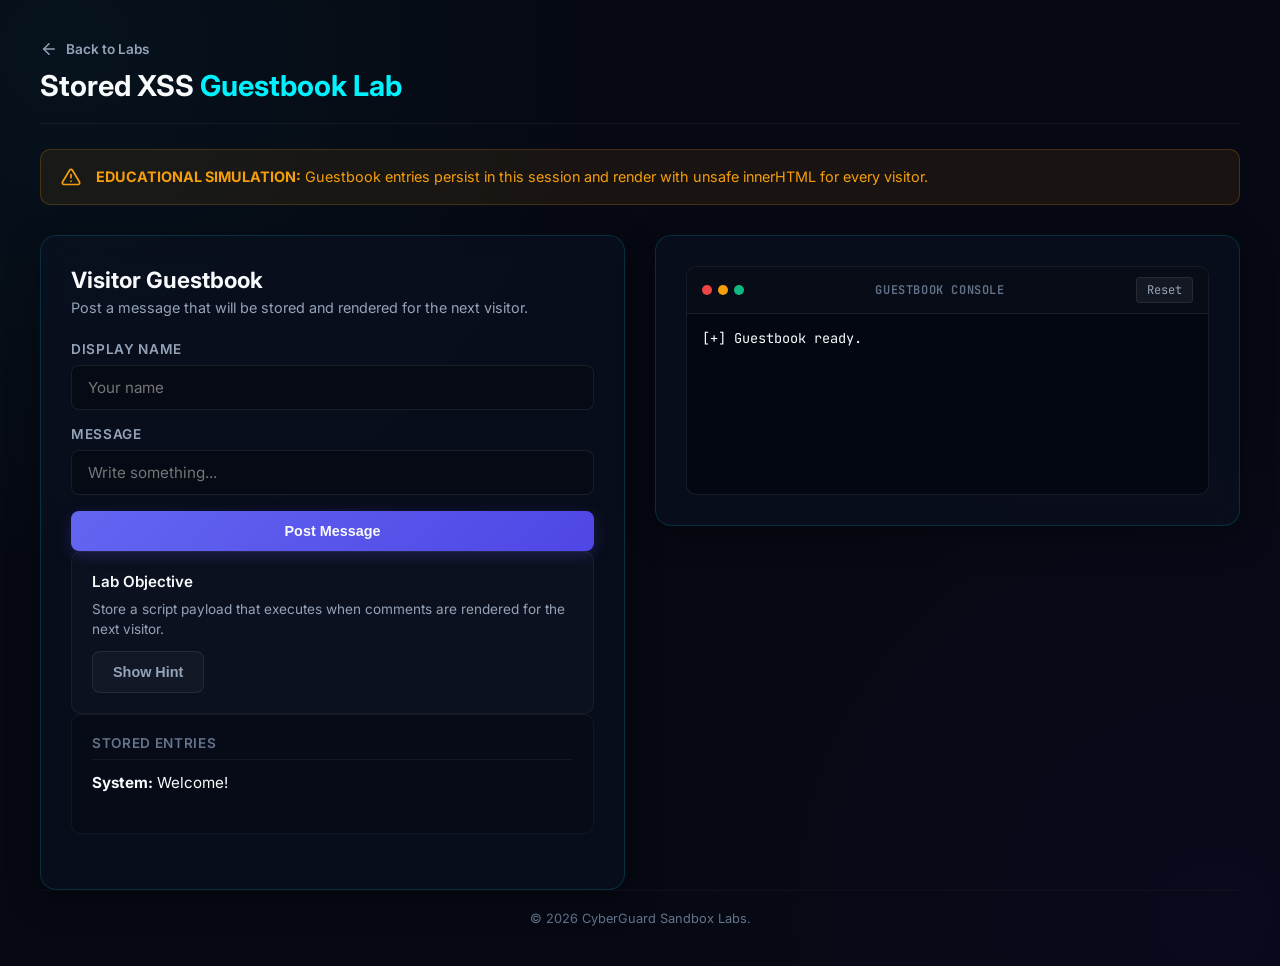
<file: labs/stored-xss/index.html>
<!DOCTYPE html>
<html lang="en">
<head>
  <meta charset="UTF-8">
  <meta name="viewport" content="width=device-width, initial-scale=1.0">
  <title>Stored XSS Guestbook - CyberGuard Labs</title>
  <link rel="stylesheet" href="css/style.css">
  <link rel="icon" type="image/svg+xml" href="../../assets/images/logo.svg">
</head>
<body>
  <div class="lab-container">
    <header class="lab-header">
      <div class="header-left">
        <a href="../../labs.html?category=xss" class="btn-back">
          <svg xmlns="http://www.w3.org/2000/svg" width="18" height="18" fill="none" stroke="currentColor" stroke-width="2" stroke-linecap="round" stroke-linejoin="round" viewBox="0 0 24 24">
            <line x1="19" y1="12" x2="5" y2="12"></line>
            <polyline points="12 19 5 12 12 5"></polyline>
          </svg>
          Back to Labs
        </a>
        <h1>Stored XSS <span>Guestbook Lab</span></h1>
      </div>
    </header>
    <main class="lab-workspace">
      <section class="banner banner-warning">
        <div class="banner-icon">
          <svg xmlns="http://www.w3.org/2000/svg" width="20" height="20" fill="none" stroke="currentColor" stroke-width="2" stroke-linecap="round" stroke-linejoin="round" viewBox="0 0 24 24">
            <path d="M10.29 3.86L1.82 18a2 2 0 001.71 3h16.94a2 2 0 001.71-3L13.71 3.86a2 2 0 00-3.42 0z"></path>
            <line x1="12" y1="9" x2="12" y2="13"></line>
            <line x1="12" y1="17" x2="12.01" y2="17"></line>
          </svg>
        </div>
        <div class="banner-text"><strong>EDUCATIONAL SIMULATION:</strong> Guestbook entries persist in this session and render with unsafe innerHTML for every visitor.</div>
      </section>
      <div class="workspace-grid">
        <section class="panel search-panel">
          <h2 class="panel-title">Visitor Guestbook</h2>
          <p class="panel-subtitle">Post a message that will be stored and rendered for the next visitor.</p>
          <form id="guestbookForm" onsubmit="return false;">
            <div class="form-group">
              <label for="guestName">Display name</label>
              <input type="text" id="guestName" placeholder="Your name" autocomplete="off">
            </div>
            <div class="form-group">
              <label for="guestMessage">Message</label>
              <input type="text" id="guestMessage" placeholder="Write something..." autocomplete="off">
            </div>
            <button type="submit" class="btn btn-primary btn-full">Post Message</button>
          </form>
          <div class="info-card">
            <h4>Lab Objective</h4>
            <p>Store a script payload that executes when comments are rendered for the next visitor.</p>
            <button class="btn btn-secondary" id="hintBtn">Show Hint</button>
            <div class="hint-box hidden" id="hintBox"><strong>Hint:</strong> <code class="neon-code">&lt;img src=x onerror="alert(1)"&gt;</code></div>
          </div>
          <div class="search-results-container">
            <h4 class="results-heading">Stored Entries</h4>
            <div class="results-output" id="guestbookEntries"><p class="placeholder-text">No messages yet.</p></div>
          </div>
        </section>
        <section class="panel debugger-panel">
          <div class="terminal-container">
            <div class="terminal-header">
              <div class="terminal-dots"><span class="dot red"></span><span class="dot yellow"></span><span class="dot green"></span></div>
              <span class="terminal-title">Guestbook Console</span>
              <button class="btn-reset" id="resetBtn">Reset</button>
            </div>
            <div class="terminal-body" id="terminalLogs"><div class="log-line text-muted">[+] Guestbook ready.</div></div>
          </div>
        </section>
      </div>
    </main>
    <div class="overlay hidden" id="flagOverlay">
      <div class="flag-modal">
        <div class="modal-header"><h3>Stored XSS Executed!</h3><p>A persisted payload ran when entries were rendered.</p></div>
        <div class="modal-body">
          <div class="flag-reveal-box">
            <span>Lab flag (local to this sandbox):</span>
            <div class="flag-input-wrapper">
              <input type="text" id="flagValue" value="flag{stored_xss_guestbook_pwned}" readonly>
              <button class="btn btn-primary" id="copyBtn">Copy</button>
            </div>
          </div>
          <button class="btn btn-secondary btn-full" id="closeBtn" style="margin-top:15px;">Dismiss</button>
        </div>
      </div>
    </div>
    <footer class="lab-footer"><p>&copy; 2026 CyberGuard Sandbox Labs.</p></footer>
  </div>
  <script src="../../js/progress.js"></script>
  <script src="js/app.js"></script>
</body>
</html>
</file>
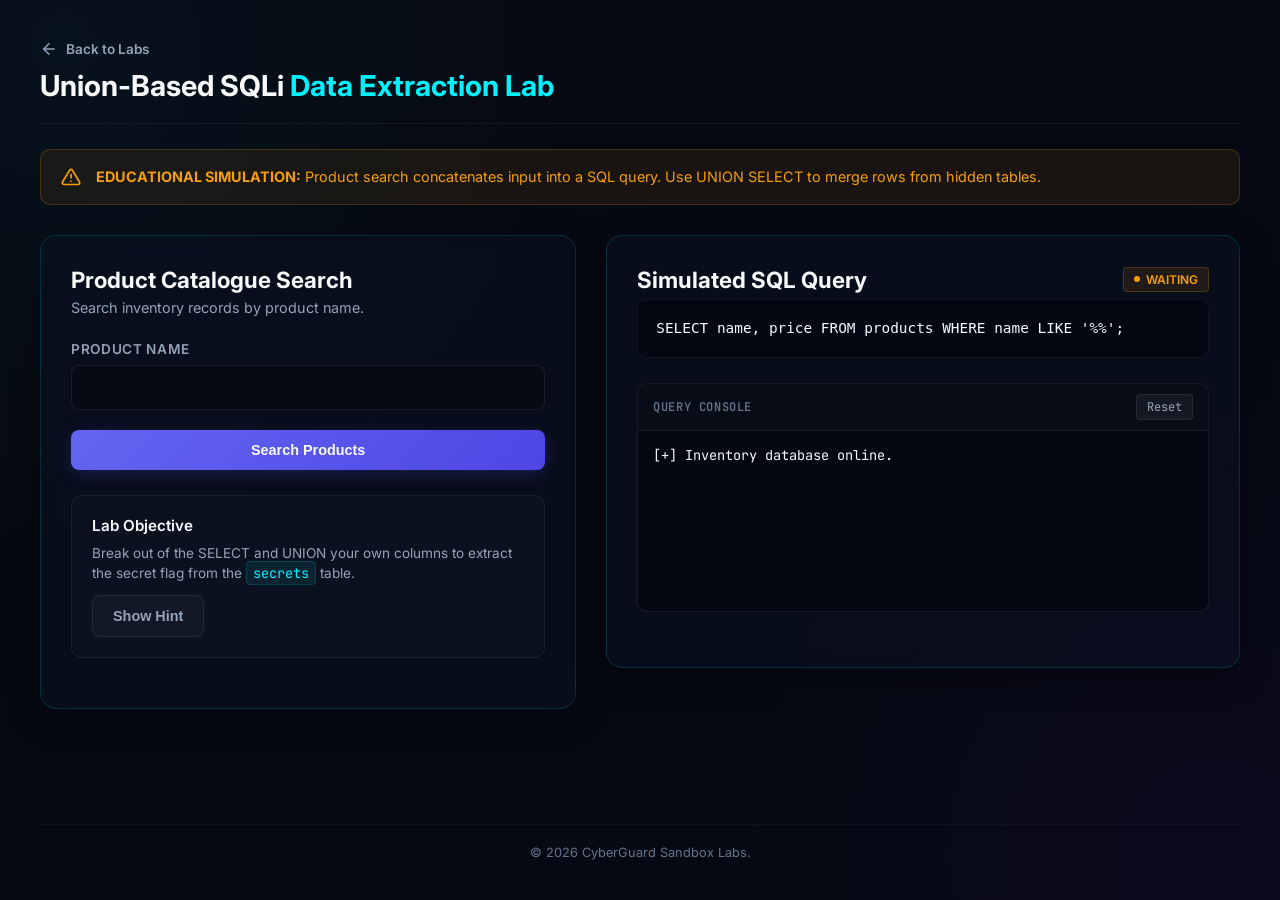
<file: labs/union-sqli/index.html>
<!DOCTYPE html>
<html lang="en">
<head>
  <meta charset="UTF-8">
  <meta name="viewport" content="width=device-width, initial-scale=1.0">
  <title>Union-Based SQLi - CyberGuard Labs</title>
  <link rel="stylesheet" href="css/style.css">
  <link rel="icon" type="image/svg+xml" href="../../assets/images/logo.svg">
</head>
<body>
  <div class="lab-container">
    <header class="lab-header">
      <div class="header-left">
        <a href="../../labs.html?category=sql-injection" class="btn-back">
          <svg xmlns="http://www.w3.org/2000/svg" width="18" height="18" fill="none" stroke="currentColor" stroke-width="2" stroke-linecap="round" stroke-linejoin="round" viewBox="0 0 24 24">
            <line x1="19" y1="12" x2="5" y2="12"></line>
            <polyline points="12 19 5 12 12 5"></polyline>
          </svg>
          Back to Labs
        </a>
        <h1>Union-Based SQLi <span>Data Extraction Lab</span></h1>
      </div>
    </header>
    <main class="lab-workspace">
      <section class="banner banner-warning">
        <div class="banner-icon">
          <svg xmlns="http://www.w3.org/2000/svg" width="20" height="20" fill="none" stroke="currentColor" stroke-width="2" stroke-linecap="round" stroke-linejoin="round" viewBox="0 0 24 24">
            <path d="M10.29 3.86L1.82 18a2 2 0 001.71 3h16.94a2 2 0 001.71-3L13.71 3.86a2 2 0 00-3.42 0z"></path>
            <line x1="12" y1="9" x2="12" y2="13"></line>
            <line x1="12" y1="17" x2="12.01" y2="17"></line>
          </svg>
        </div>
        <div class="banner-text"><strong>EDUCATIONAL SIMULATION:</strong> Product search concatenates input into a SQL query. Use UNION SELECT to merge rows from hidden tables.</div>
      </section>
      <div class="workspace-grid">
        <section class="panel login-panel">
          <h2 class="panel-title">Product Catalogue Search</h2>
          <p class="panel-subtitle">Search inventory records by product name.</p>
          <form id="searchForm" onsubmit="return false;">
            <div class="form-group">
              <label for="searchInput">Product name</label>
              <input type="text" id="searchInput" autocomplete="off">
            </div>
            <button type="submit" class="btn btn-primary btn-full">Search Products</button>
          </form>
          <div class="info-card">
            <h4>Lab Objective</h4>
            <p>Break out of the SELECT and UNION your own columns to extract the secret flag from the <code class="neon-code">secrets</code> table.</p>
            <button class="btn btn-secondary" id="hintBtn">Show Hint</button>
            <div class="hint-box hidden" id="hintBox"><strong>Hint:</strong> <code class="neon-code">' UNION SELECT secret_value, 'leaked' FROM secrets--</code></div>
          </div>
          <div id="resultsTable" style="margin-top:20px;"></div>
        </section>
        <section class="panel visualizer-panel">
          <div class="sql-viewer-container">
            <h3 class="panel-title flex-title">Simulated SQL Query <span class="pulse-indicator" id="queryStatus">Waiting</span></h3>
            <div class="sql-code-box"><pre><code id="liveSqlQuery">SELECT name, price FROM products WHERE name LIKE '%<span class="sql-highlight" id="sqlInput"></span>%';</code></pre></div>
          </div>
          <div class="terminal-container">
            <div class="terminal-header"><span class="terminal-title">Query Console</span><button class="btn-reset" id="resetBtn">Reset</button></div>
            <div class="terminal-body" id="terminalLogs"><div class="log-line text-muted">[+] Inventory database online.</div></div>
          </div>
          <div class="flag-card hidden" id="flagCard">
            <div class="flag-glow-bg"></div>
            <div class="flag-content">
              <div class="flag-details">
                <h4>UNION extraction successful!</h4>
                <div class="flag-input-group">
                  <input type="text" id="flagValue" value="flag{union_sqli_data_extracted}" readonly>
                  <button class="btn btn-primary" id="copyBtn">Copy</button>
                </div>
              </div>
            </div>
          </div>
        </section>
      </div>
    </main>
    <footer class="lab-footer"><p>&copy; 2026 CyberGuard Sandbox Labs.</p></footer>
  </div>
  <script src="../../js/progress.js"></script>
  <script src="js/app.js"></script>
</body>
</html>
</file>
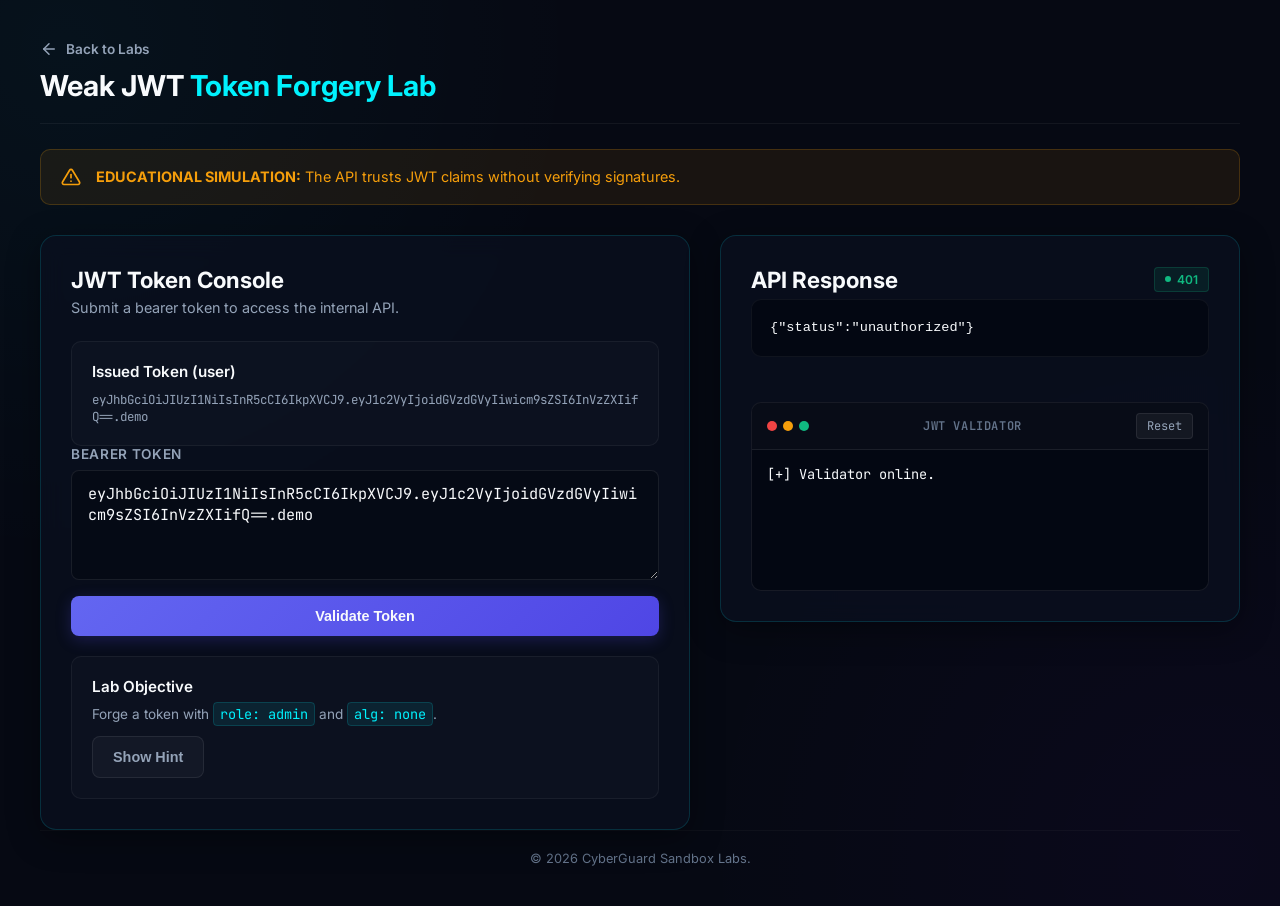
<file: labs/weak-jwt/index.html>
<!DOCTYPE html>
<html lang="en">
<head>
  <meta charset="UTF-8">
  <meta name="viewport" content="width=device-width, initial-scale=1.0">
  <title>Weak JWT - CyberGuard Labs</title>
  <link rel="stylesheet" href="css/style.css">
  <link rel="icon" type="image/svg+xml" href="../../assets/images/logo.svg">
</head>
<body>
  <div class="lab-container">
    <header class="lab-header">
      <div class="header-left">
        <a href="../../labs.html?category=access-control" class="btn-back">
          <svg xmlns="http://www.w3.org/2000/svg" width="18" height="18" fill="none" stroke="currentColor" stroke-width="2" stroke-linecap="round" stroke-linejoin="round" viewBox="0 0 24 24">
            <line x1="19" y1="12" x2="5" y2="12"></line>
            <polyline points="12 19 5 12 12 5"></polyline>
          </svg>
          Back to Labs
        </a>
        <h1>Weak JWT <span>Token Forgery Lab</span></h1>
      </div>
    </header>
    <main class="lab-workspace">
      <section class="banner banner-warning">
        <div class="banner-icon">
          <svg xmlns="http://www.w3.org/2000/svg" width="20" height="20" fill="none" stroke="currentColor" stroke-width="2" stroke-linecap="round" stroke-linejoin="round" viewBox="0 0 24 24">
            <path d="M10.29 3.86L1.82 18a2 2 0 001.71 3h16.94a2 2 0 001.71-3L13.71 3.86a2 2 0 00-3.42 0z"></path>
            <line x1="12" y1="9" x2="12" y2="13"></line>
            <line x1="12" y1="17" x2="12.01" y2="17"></line>
          </svg>
        </div>
        <div class="banner-text"><strong>EDUCATIONAL SIMULATION:</strong> The API trusts JWT claims without verifying signatures.</div>
      </section>
      <div class="workspace-grid">
        <section class="panel console-panel">
          <h2 class="panel-title">JWT Token Console</h2>
          <p class="panel-subtitle">Submit a bearer token to access the internal API.</p>
          <div class="info-card">
            <h4>Issued Token (user)</h4>
            <pre id="sampleToken" class="code-preview"></pre>
          </div>
          <div class="form-group">
            <label for="tokenInput">Bearer token</label>
            <textarea id="tokenInput" class="lab-textarea" rows="4" autocomplete="off"></textarea>
          </div>
          <button class="btn btn-primary btn-full" id="submitTokenBtn">Validate Token</button>
          <div class="info-card" style="margin-top:20px;">
            <h4>Lab Objective</h4>
            <p>Forge a token with <code class="neon-code">role: admin</code> and <code class="neon-code">alg: none</code>.</p>
            <button class="btn btn-secondary" id="hintBtn">Show Hint</button>
            <div class="hint-box hidden" id="hintBox"><strong>Hint:</strong> Base64-decode the payload, change role, re-encode with a none algorithm header.</div>
          </div>
        </section>
        <section class="panel backend-panel">
          <div class="api-response-container">
            <h3 class="panel-title flex-title">API Response <span class="pulse-indicator success" id="apiStatus">401</span></h3>
            <div class="json-code-box"><pre><code id="apiResponse">{"status":"unauthorized"}</code></pre></div>
          </div>
          <div class="terminal-container" style="margin-top:20px;">
            <div class="terminal-header">
              <div class="terminal-dots"><span class="dot red"></span><span class="dot yellow"></span><span class="dot green"></span></div>
              <span class="terminal-title">JWT Validator</span>
              <button class="btn-reset" id="resetBtn">Reset</button>
            </div>
            <div class="terminal-body" id="terminalLogs"><div class="log-line text-muted">[+] Validator online.</div></div>
          </div>
          <div class="flag-card hidden" id="flagCard">
            <div class="flag-glow-bg"></div>
            <div class="flag-content">
              <div class="flag-details">
                <h4>JWT forgery successful!</h4>
                <p>Lab flag (local to this sandbox):</p>
                <div class="flag-input-group">
                  <input type="text" id="flagValue" value="flag{weak_jwt_alg_none_forgery}" readonly>
                  <button class="btn btn-primary" id="copyBtn">Copy</button>
                </div>
              </div>
            </div>
          </div>
        </section>
      </div>
    </main>
    <footer class="lab-footer"><p>&copy; 2026 CyberGuard Sandbox Labs.</p></footer>
  </div>
  <script src="../../js/progress.js"></script>
  <script src="js/app.js"></script>
</body>
</html>
</file>
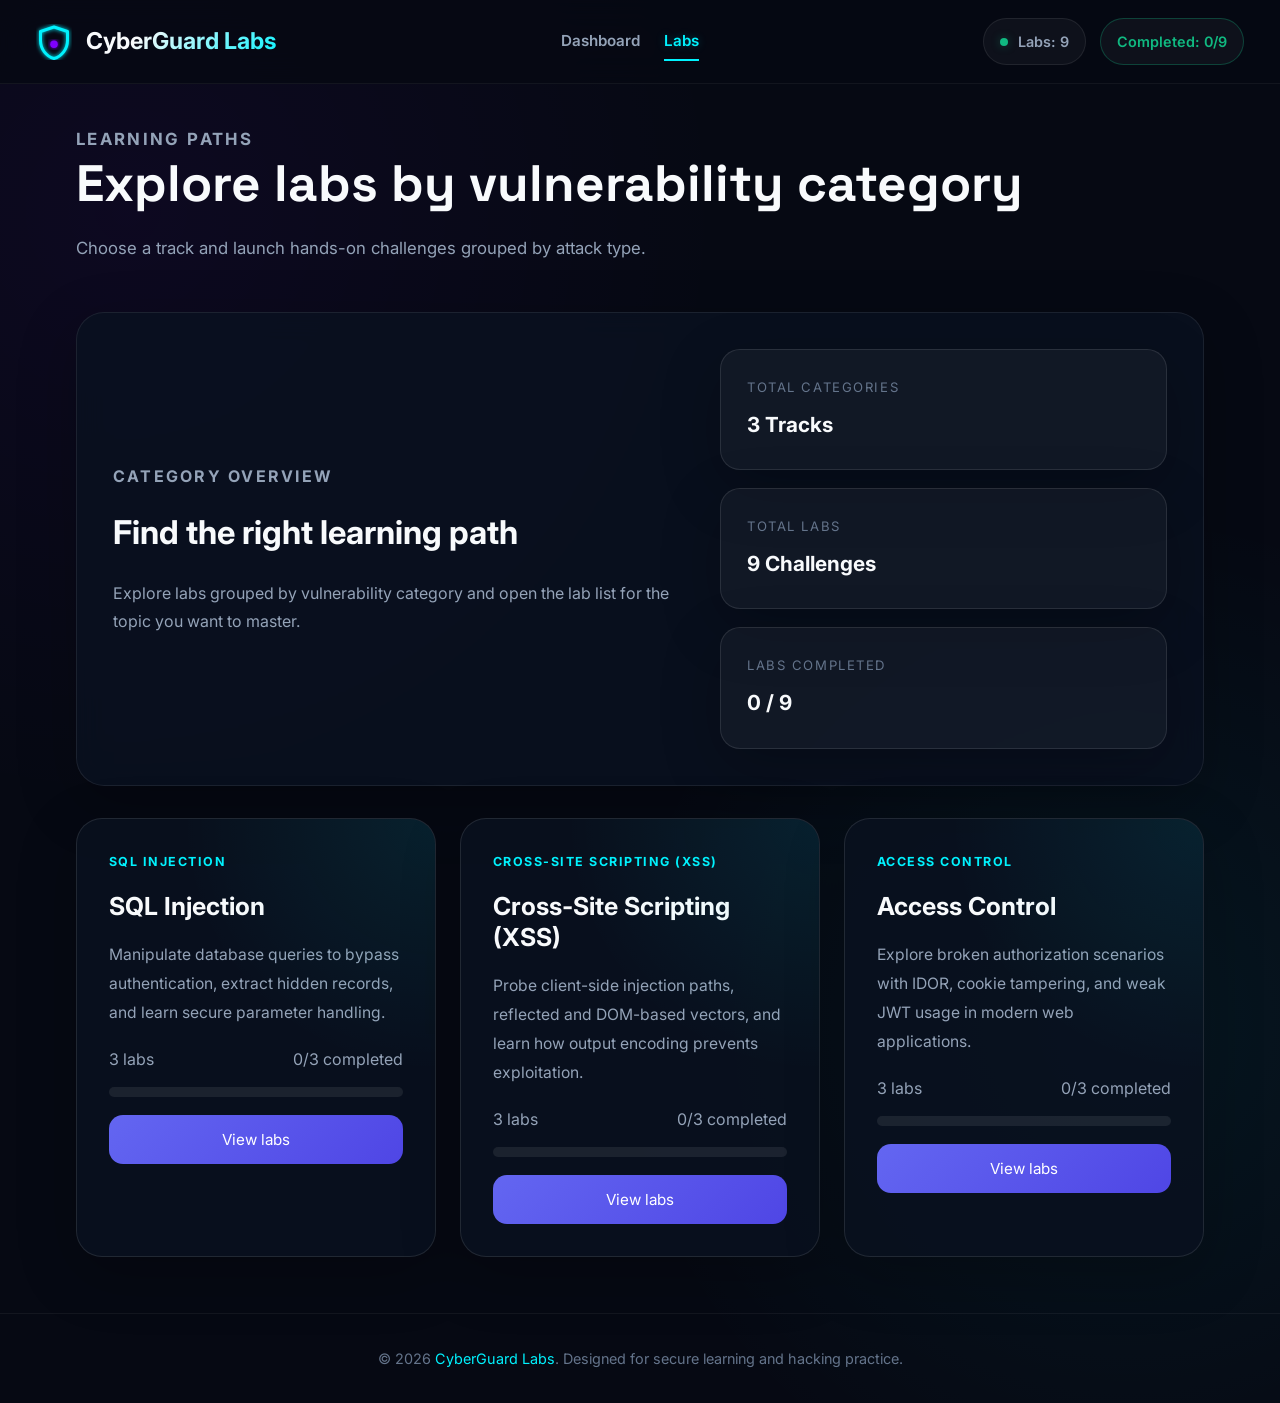
<file: labs.html>
<!DOCTYPE html>
<html lang="en">

<head>
  <meta charset="UTF-8">
  <meta name="viewport" content="width=device-width, initial-scale=1.0">
  <title>CyberGuard - Vulnerability Labs</title>
  <meta name="description"
    content="Browse categorized web security labs including SQL Injection, XSS, and Access Control learning paths.">
  <meta name="keywords"
    content="web security, cybersecurity labs, SQL Injection, XSS, IDOR, access control, learning platform">
  <meta name="author" content="CyberGuard">
  <link rel="stylesheet" href="css/style.css">
  <link rel="icon" type="image/svg+xml" href="assets/images/logo.svg">
</head>

<body>
  <div class="app-container">
    <header class="navbar" id="mainHeader">
      <a href="index.html" class="brand" id="brandLink">
        <img src="assets/images/logo.svg" alt="CyberGuard Logo" width="36" height="36" id="brandLogo">
        <span class="brand-text" id="brandTitle">CyberGuard Labs</span>
      </a>

      <nav class="nav-links" id="mainNavigation">
        <a href="index.html" class="nav-link" id="navHome">Dashboard</a>
        <a href="labs.html" class="nav-link active" id="navLabs">Labs</a>
      </nav>

      <div class="nav-stats" id="dashboardStats">
        <div class="stat-badge" id="badgeTotal">
          <div class="dot"></div>
          <span id="badgeTotalText">Labs: 9</span>
        </div>
        <div class="stat-badge" id="badgeScore" style="border-color: rgba(16, 185, 129, 0.3);">
          <span style="color: var(--neon-green);">Completed: <span id="completedCount">0</span>/9</span>
        </div>
      </div>
    </header>

    <main class="dashboard-main">
      <section class="hero-section labs-hero" id="heroIntro">
        <p class="eyebrow">Learning Paths</p>
        <h1>Explore labs by vulnerability category</h1>
        <p class="hero-copy">Choose a track and launch hands-on challenges grouped by attack type.</p>
      </section>

      <section class="labs-section" id="labsSection">
        <div class="section-intro">
          <div>
            <p class="eyebrow">Category Overview</p>
            <h2>Find the right learning path</h2>
            <p>Explore labs grouped by vulnerability category and open the lab list for the topic you want to master.</p>
          </div>
          <div class="overview-stats">
            <article class="stat-card">
              <span class="stat-label">Total categories</span>
              <strong>3 Tracks</strong>
            </article>
            <article class="stat-card">
              <span class="stat-label">Total labs</span>
              <strong>9 Challenges</strong>
            </article>
            <article class="stat-card">
              <span class="stat-label">Labs completed</span>
              <strong><span id="completedCategoryCount">0</span> / 9</strong>
            </article>
          </div>
        </div>

        <div class="category-grid" id="categoryOverview"></div>

        <section class="category-detail hidden" id="categoryDetail">
          <div class="detail-header">
            <div>
              <button class="back-button" id="backToCategories">← All Categories</button>
              <div class="category-meta-text">
                <p class="eyebrow" id="categoryLabel">Category</p>
                <h2 id="categoryTitle">Category Title</h2>
                <p id="categoryDescription">Category description goes here.</p>
              </div>
            </div>
            <div class="detail-summary">
              <div class="progress-chip"><span id="categoryLabCount">0</span> labs</div>
              <div class="progress-chip active"><span id="categorySolvedCount">0</span> completed</div>
              <div class="progress-bar-shell">
                <span class="progress-fill" id="categoryProgressFill" style="width: 0%;"></span>
              </div>
            </div>
          </div>

          <div class="controls-container detail-controls" id="detailControls">
            <div class="search-wrapper" id="searchContainer">
              <input type="text" id="labSearch" placeholder="Search labs within this category..." autocomplete="off">
              <svg class="search-icon" xmlns="http://www.w3.org/2000/svg" viewBox="0 0 24 24" width="20" height="20"
                fill="none" stroke="currentColor" stroke-width="2" stroke-linecap="round" stroke-linejoin="round">
                <circle cx="11" cy="11" r="8"></circle>
                <line x1="21" y1="21" x2="16.65" y2="16.65"></line>
              </svg>
            </div>
            <div class="filter-wrapper" id="filterPanel">
              <span class="filter-label" id="filterTitle">Difficulty:</span>
              <button class="filter-btn active" data-difficulty="all" id="filterAll">All</button>
              <button class="filter-btn" data-difficulty="easy" id="filterEasy">Easy</button>
              <button class="filter-btn" data-difficulty="medium" id="filterMedium">Medium</button>
              <button class="filter-btn" data-difficulty="hard" id="filterHard">Hard</button>
            </div>
          </div>

          <div class="labs-list" id="labsList"></div>
        </section>
      </section>
    </main>

    <footer class="footer" id="mainFooter">
      <p>&copy; 2026 <span>CyberGuard Labs</span>. Designed for secure learning and hacking practice.</p>
    </footer>
  </div>

  <script src="js/data.js"></script>
  <script src="js/progress.js"></script>
  <script src="js/shared.js"></script>
  <script src="js/labs.js"></script>
</body>

</html>
</file>
<file: css/style.css>
/*
  CyberGuard Labs - Category-Based Lab Platform
  Modern dark theme with glassmorphism, micro-animations, and responsive learning UI
*/

@import url('https://fonts.googleapis.com/css2?family=Space+Grotesk:wght@300;400;500;600;700&family=Inter:wght@300;400;500;600&display=swap');

:root {
  --bg-main: #060913;
  --bg-panel: rgba(10, 17, 32, 0.76);
  --bg-panel-strong: rgba(6, 9, 19, 0.9);
  --border: rgba(255, 255, 255, 0.08);
  --border-strong: rgba(0, 242, 254, 0.18);
  --neon-cyan: #00f2fe;
  --neon-green: #10b981;
  --neon-orange: #f59e0b;
  --neon-pink: #ff007f;
  --text-primary: #f8fafc;
  --text-secondary: #94a3b8;
  --text-muted: #64748b;
  --shadow: 0 18px 60px rgba(0, 0, 0, 0.24);
  --transition: all 0.3s cubic-bezier(0.4, 0, 0.2, 1);
}

* {
  margin: 0;
  padding: 0;
  box-sizing: border-box;
}

html {
  scroll-behavior: smooth;
}

body {
  min-height: 100vh;
  font-family: 'Inter', sans-serif;
  font-size: 16px;
  line-height: 1.75;
  color: var(--text-primary);
  background: var(--bg-main);
  background-image: radial-gradient(circle at 10% 15%, rgba(127, 0, 255, 0.06) 0%, transparent 36%),
    radial-gradient(circle at 88% 73%, rgba(0, 242, 254, 0.06) 0%, transparent 34%);
}

img,
svg {
  display: block;
  max-width: 100%;
}

button,
a {
  font: inherit;
}

::selection {
  background: rgba(0, 242, 254, 0.2);
}

::-webkit-scrollbar {
  width: 9px;
}

::-webkit-scrollbar-track {
  background: transparent;
}

::-webkit-scrollbar-thumb {
  background: rgba(0, 242, 254, 0.23);
  border-radius: 999px;
}

::-webkit-scrollbar-thumb:hover {
  background: rgba(0, 242, 254, 0.38);
}

.app-container {
  display: flex;
  flex-direction: column;
  min-height: 100vh;
}

.navbar {
  position: sticky;
  top: 0;
  z-index: 100;
  display: flex;
  align-items: center;
  justify-content: space-between;
  gap: 24px;
  padding: 18px 36px;
  background: rgba(6, 9, 19, 0.86);
  backdrop-filter: blur(18px);
  -webkit-backdrop-filter: blur(18px);
  border-bottom: 1px solid rgba(255, 255, 255, 0.05);
}

.brand {
  display: flex;
  align-items: center;
  gap: 14px;
  text-decoration: none;
}

.brand-text {
  font-size: 1.45rem;
  font-weight: 700;
  background: linear-gradient(135deg, var(--text-primary) 30%, var(--neon-cyan) 100%);
  -webkit-background-clip: text;
  -webkit-text-fill-color: transparent;
}

.nav-links {
  display: flex;
  align-items: center;
  justify-content: center;
  gap: 24px;
}

.nav-link {
  color: var(--text-secondary);
  text-decoration: none;
  font-size: 0.95rem;
  font-weight: 600;
  transition: var(--transition);
  position: relative;
}

.nav-link:hover,
.nav-link.active {
  color: var(--neon-cyan);
  text-shadow: 0 0 8px rgba(0, 242, 254, 0.25);
}

.nav-link::after {
  content: '';
  position: absolute;
  bottom: -6px;
  left: 0;
  width: 0;
  height: 2px;
  background: var(--neon-cyan);
  transition: var(--transition);
}

.nav-link:hover::after,
.nav-link.active::after {
  width: 100%;
}

.nav-stats {
  display: flex;
  align-items: center;
  gap: 14px;
  flex-wrap: wrap;
}

.stat-badge {
  display: flex;
  align-items: center;
  gap: 10px;
  padding: 10px 16px;
  border-radius: 999px;
  background: rgba(255, 255, 255, 0.04);
  border: 1px solid rgba(255, 255, 255, 0.08);
  color: var(--text-secondary);
  font-size: 0.9rem;
  font-weight: 600;
}

.stat-badge .dot {
  width: 8px;
  height: 8px;
  border-radius: 999px;
  background: var(--neon-green);
  box-shadow: 0 0 10px rgba(16, 185, 129, 0.35);
}

.dashboard-main {
  flex: 1;
  width: min(1200px, 100%);
  margin: 0 auto;
  padding: 40px 36px 56px;
}

.hero-section {
  max-width: 820px;
  margin: 0 auto 48px;
  text-align: center;
}

.hero-section h1,
.hero-section h2 {
  font-family: 'Space Grotesk', sans-serif;
  font-size: clamp(2.2rem, 4vw, 3.2rem);
  line-height: 1.12;
  margin-bottom: 20px;
  font-weight: 700;
}

.hero-section h2 span {
  color: var(--neon-cyan);
  text-shadow: 0 0 24px rgba(0, 242, 254, 0.2);
}

.hero-section p,
.hero-copy {
  color: var(--text-secondary);
  font-size: 1.05rem;
  line-height: 1.85;
  max-width: 760px;
  margin: 0 auto;
}

.labs-hero {
  text-align: left;
  max-width: 100%;
}

.labs-hero h1 {
  text-align: left;
  margin-left: 0;
}

.labs-hero .hero-copy {
  margin: 0;
}

.eyebrow {
  display: inline-block;
  color: var(--neon-cyan);
  text-transform: uppercase;
  letter-spacing: 0.14em;
  font-size: 0.78rem;
  font-weight: 700;
  margin-bottom: 14px;
}

.controls-container {
  display: flex;
  justify-content: space-between;
  align-items: center;
  gap: 20px;
  margin-bottom: 36px;
  padding: 22px 24px;
  background: rgba(10, 17, 32, 0.82);
  border: 1px solid rgba(255, 255, 255, 0.1);
  border-radius: 22px;
  flex-wrap: wrap;
}

.labs-grid {
  display: grid;
  grid-template-columns: repeat(auto-fill, minmax(300px, 1fr));
  gap: 24px;
}

.labs-section {
  display: grid;
  gap: 32px;
}

.section-intro {
  display: grid;
  grid-template-columns: minmax(0, 1.3fr) minmax(280px, 1fr);
  gap: 26px;
  align-items: center;
  padding: 36px;
  border-radius: 28px;
  background: rgba(10, 17, 32, 0.86);
  border: 1px solid rgba(255, 255, 255, 0.08);
  box-shadow: var(--shadow);
  backdrop-filter: blur(14px);
}

.section-intro h2 {
  font-size: 2.05rem;
  margin-bottom: 18px;
}

.section-intro p {
  color: var(--text-secondary);
  font-size: 1rem;
  max-width: 620px;
}

.overview-stats {
  display: grid;
  gap: 18px;
}

.stat-card {
  padding: 26px 26px;
  border-radius: 20px;
  background: rgba(255, 255, 255, 0.04);
  border: 1px solid rgba(255, 255, 255, 0.1);
  box-shadow: var(--shadow);
}

.stat-label {
  display: block;
  color: var(--text-muted);
  font-size: 0.82rem;
  text-transform: uppercase;
  letter-spacing: 0.12em;
  margin-bottom: 8px;
}

.stat-card strong {
  font-size: 1.3rem;
}

.category-grid,
.labs-list {
  display: grid;
  gap: 24px;
}

.category-grid {
  grid-template-columns: repeat(auto-fit, minmax(280px, 1fr));
}

.labs-list {
  grid-template-columns: repeat(auto-fill, minmax(320px, 1fr));
}

.dashboard-stats {
  display: grid;
  grid-template-columns: repeat(auto-fit, minmax(200px, 1fr));
  gap: 18px;
}

.dashboard-overview {
  margin-bottom: 40px;
}

.dashboard-categories {
  margin-top: 8px;
}

.dashboard-intro {
  grid-template-columns: 1fr;
  text-align: center;
}

.dashboard-intro h2,
.dashboard-intro p {
  margin-left: auto;
  margin-right: auto;
}

.category-gateway {
  text-decoration: none;
  color: inherit;
  cursor: pointer;
}

.gateway-link {
  margin-top: auto;
  color: var(--neon-cyan);
  font-weight: 700;
  font-size: 0.95rem;
}

.category-gateway:hover {
  transform: translateY(-4px);
  border-color: rgba(0, 242, 254, 0.15);
  box-shadow: 0 24px 72px rgba(0, 242, 254, 0.14);
}

.category-card {
  position: relative;
  overflow: hidden;
  padding: 32px;
  border-radius: 26px;
  background: rgba(10, 17, 32, 0.84);
  border: 1px solid rgba(255, 255, 255, 0.1);
  box-shadow: var(--shadow);
  transition: var(--transition);
  display: flex;
  flex-direction: column;
  gap: 18px;
  min-height: 300px;
}

.category-card::after {
  content: '';
  position: absolute;
  inset: 0;
  background: radial-gradient(circle at top right, rgba(0, 242, 254, 0.08), transparent 45%);
  pointer-events: none;
}

.category-card:hover {
  transform: translateY(-4px);
  border-color: rgba(0, 242, 254, 0.15);
  box-shadow: 0 24px 72px rgba(0, 242, 254, 0.14);
}

.category-tag {
  color: var(--neon-cyan);
  text-transform: uppercase;
  letter-spacing: 0.12em;
  font-size: 0.78rem;
  font-weight: 700;
}

.category-title {
  font-size: 1.55rem;
  line-height: 1.25;
}

.category-copy {
  color: var(--text-secondary);
  line-height: 1.85;
  font-size: 0.98rem;
}

.category-meta {
  display: grid;
  gap: 14px;
}

.category-meta-row {
  display: flex;
  justify-content: space-between;
  gap: 12px;
  color: var(--text-secondary);
  font-size: 1rem;
}

.progress-chip {
  display: inline-flex;
  align-items: center;
  gap: 8px;
  padding: 12px 16px;
  border-radius: 999px;
  background: rgba(255, 255, 255, 0.04);
  color: var(--text-secondary);
  font-weight: 700;
}

.progress-chip.active {
  background: rgba(16, 185, 129, 0.12);
  color: var(--neon-green);
}

.progress-bar-shell {
  width: 100%;
  height: 10px;
  border-radius: 999px;
  background: rgba(255, 255, 255, 0.08);
  overflow: hidden;
}

.progress-fill {
  display: block;
  height: 100%;
  min-width: 0;
  background: linear-gradient(135deg, var(--neon-cyan), var(--neon-green));
  transition: width 0.35s ease;
}

.progress-bar-shell[data-progress]:not([data-progress="0"]) .progress-fill,
.progress-bar-shell[aria-valuenow]:not([aria-valuenow="0"]) .progress-fill {
  min-width: 6px;
}

.category-detail {
  display: grid;
  gap: 20px;
}

.detail-header {
  display: flex;
  justify-content: space-between;
  align-items: flex-start;
  gap: 24px;
  flex-wrap: wrap;
}

.back-button {
  align-self: flex-start;
  border: 1px solid rgba(255, 255, 255, 0.08);
  background: rgba(255, 255, 255, 0.04);
  color: var(--text-primary);
  border-radius: 14px;
  padding: 12px 18px;
  cursor: pointer;
  transition: var(--transition);
}

.back-button:hover {
  background: rgba(0, 242, 254, 0.08);
  border-color: rgba(0, 242, 254, 0.18);
}

.category-meta-text h2 {
  font-size: clamp(1.8rem, 3vw, 2.4rem);
  margin-bottom: 10px;
}

.category-meta-text p {
  color: var(--text-secondary);
  max-width: 720px;
}

.detail-summary {
  display: grid;
  gap: 14px;
  flex: 1;
  min-width: 240px;
}

.detail-controls {
  display: flex;
  justify-content: space-between;
  align-items: center;
  gap: 20px;
  padding: 22px 24px;
  background: rgba(10, 17, 32, 0.82);
  border: 1px solid rgba(255, 255, 255, 0.1);
  border-radius: 22px;
}

.search-wrapper {
  position: relative;
  flex: 1;
  min-width: 260px;
  max-width: 520px;
}

.search-wrapper input {
  width: 100%;
  padding: 16px 18px 16px 50px;
  border-radius: 16px;
  border: 1px solid rgba(255, 255, 255, 0.1);
  background: rgba(255, 255, 255, 0.05);
  color: var(--text-primary);
  outline: none;
  transition: var(--transition);
}

.search-wrapper input:focus {
  border-color: var(--neon-cyan);
  background: rgba(6, 9, 19, 0.9);
}

.search-icon {
  position: absolute;
  left: 16px;
  top: 50%;
  transform: translateY(-50%);
  color: var(--text-muted);
}

.filter-wrapper {
  display: flex;
  align-items: center;
  gap: 12px;
  flex-wrap: wrap;
}

.filter-label {
  color: var(--text-muted);
  font-size: 0.82rem;
  font-weight: 700;
  letter-spacing: 0.12em;
  text-transform: uppercase;
}

.filter-btn {
  border: 1px solid rgba(255, 255, 255, 0.08);
  background: rgba(255, 255, 255, 0.03);
  color: var(--text-secondary);
  border-radius: 14px;
  padding: 10px 16px;
  cursor: pointer;
  transition: var(--transition);
  font-weight: 600;
}

.filter-btn:hover {
  border-color: rgba(0, 242, 254, 0.2);
  color: var(--text-primary);
}

.filter-btn.active {
  background: rgba(0, 242, 254, 0.12);
  color: var(--neon-cyan);
  border-color: var(--neon-cyan);
}

.lab-card {
  background: rgba(10, 17, 32, 0.82);
  border: 1px solid rgba(255, 255, 255, 0.1);
  border-radius: 24px;
  padding: 32px;
  box-shadow: var(--shadow);
  display: grid;
  gap: 20px;
  transition: var(--transition);
}

.lab-card:hover {
  transform: translateY(-3px);
  border-color: rgba(0, 242, 254, 0.18);
}

.vuln-type {
  display: inline-flex;
  align-items: center;
  padding: 6px 12px;
  border-radius: 8px;
  background: rgba(0, 242, 254, 0.1);
  color: var(--neon-cyan);
  font-size: 0.78rem;
  font-weight: 700;
  letter-spacing: 0.06em;
  text-transform: uppercase;
}

.difficulty-badge {
  display: inline-flex;
  align-items: center;
  padding: 6px 12px;
  border-radius: 8px;
  font-size: 0.78rem;
  font-weight: 700;
  text-transform: capitalize;
}

.diff-easy {
  background: rgba(16, 185, 129, 0.12);
  color: var(--neon-green);
}

.diff-medium {
  background: rgba(245, 158, 11, 0.12);
  color: var(--neon-orange);
}

.diff-hard {
  background: rgba(255, 0, 127, 0.12);
  color: var(--neon-pink);
}

.lab-header {
  display: flex;
  align-items: flex-start;
  justify-content: space-between;
  gap: 18px;
  flex-wrap: wrap;
}

.lab-card .category-tag {
  font-size: 0.72rem;
}

.badge-group {
  display: flex;
  gap: 10px;
  flex-wrap: wrap;
}

.lab-title {
  font-size: 1.45rem;
  line-height: 1.25;
}

.lab-description {
  color: var(--text-secondary);
  line-height: 1.85;
  font-size: 1rem;
}

.card-actions {
  display: flex;
  gap: 14px;
  flex-wrap: wrap;
}

.btn {
  display: inline-flex;
  align-items: center;
  justify-content: center;
  gap: 8px;
  padding: 14px 20px;
  min-width: 140px;
  border-radius: 14px;
  text-decoration: none;
  border: none;
  cursor: pointer;
  transition: var(--transition);
  font-size: 0.95rem;
  line-height: 1.4;
}

.btn-secondary {
  background: rgba(255, 255, 255, 0.04);
  color: var(--text-secondary);
  border: 1px solid rgba(255, 255, 255, 0.08);
}

.btn-secondary:hover {
  background: rgba(255, 255, 255, 0.08);
  color: var(--text-primary);
}

.btn-primary {
  background: linear-gradient(135deg, #6366f1 0%, #4f46e5 100%);
  color: #fff;
}

.btn-primary:hover {
  background: linear-gradient(135deg, #4f46e5 0%, #3730a3 100%);
}

.btn-disabled {
  background: rgba(255, 255, 255, 0.05);
  color: var(--text-muted);
  cursor: not-allowed;
  border: 1px dashed rgba(255, 255, 255, 0.08);
}

.footer {
  padding: 32px 36px;
  border-top: 1px solid rgba(255, 255, 255, 0.05);
  text-align: center;
  color: var(--text-muted);
  font-size: 0.9rem;
}

.footer span {
  color: var(--neon-cyan);
}

.no-results {
  grid-column: 1 / -1;
  padding: 50px 20px;
  border-radius: 20px;
  border: 1px dashed rgba(255, 255, 255, 0.12);
  background: rgba(255, 255, 255, 0.02);
  color: var(--text-secondary);
  text-align: center;
}

.no-results svg {
  margin-bottom: 16px;
  color: var(--text-muted);
}

.hidden {
  display: none !important;
}

@media (max-width: 1080px) {
  .dashboard-main {
    padding: 32px 24px 48px;
  }

  .section-intro {
    grid-template-columns: 1fr;
  }
}

@media (max-width: 900px) {
  .navbar {
    flex-wrap: wrap;
    justify-content: center;
    padding: 20px 20px;
  }

  .nav-stats {
    width: 100%;
    justify-content: center;
  }

  .detail-header {
    flex-direction: column;
    align-items: stretch;
  }

  .detail-summary {
    width: 100%;
  }

  .filter-wrapper {
    justify-content: flex-end;
  }
}

@media (max-width: 720px) {
  .hero-section h1,
  .hero-section h2 {
    font-size: 2.2rem;
  }

  .section-intro,
  .detail-controls,
  .controls-container {
    padding: 22px;
  }

  .category-grid,
  .labs-list,
  .labs-grid {
    grid-template-columns: 1fr;
  }

  .detail-controls,
  .controls-container {
    flex-direction: column;
    align-items: stretch;
  }

  .search-wrapper {
    max-width: 100%;
  }

  .filter-wrapper {
    justify-content: flex-start;
  }
}

@media (max-width: 560px) {
  .navbar {
    padding: 16px 16px;
  }

  .stat-badge {
    padding: 10px 12px;
  }

  .filter-btn {
    padding: 10px 14px;
  }
}
</file>
<file: labs/blind-sqli/css/style.css>
/* 
  SQL Injection Sandbox Stylesheet
  Aesthetics: Dark Cybersecurity Terminal Theme, Neon Accents, Monospace Logs
*/

@import url('https://fonts.googleapis.com/css2?family=Space+Grotesk:wght@300;400;500;600;700&family=Inter:wght@300;400;500;600&family=JetBrains+Mono:wght@400;500&display=swap');

:root {
  --bg-main: #060913;
  --bg-panel: rgba(10, 17, 32, 0.7);
  --border-color: rgba(0, 242, 254, 0.15);
  
  --neon-cyan: #00f2fe;
  --neon-purple: #7f00ff;
  --neon-pink: #ff007f;
  --neon-green: #10b981;
  --neon-yellow: #f59e0b;
  --neon-red: #ef4444;
  
  --text-primary: #f8fafc;
  --text-secondary: #94a3b8;
  --text-muted: #64748b;
  
  --transition-smooth: all 0.3s cubic-bezier(0.4, 0, 0.2, 1);
}

* {
  margin: 0;
  padding: 0;
  box-sizing: border-box;
}

body {
  background-color: var(--bg-main);
  color: var(--text-primary);
  font-family: 'Inter', sans-serif;
  min-height: 100vh;
  background-image: 
    radial-gradient(circle at 5% 5%, rgba(0, 242, 254, 0.04) 0%, transparent 35%),
    radial-gradient(circle at 95% 95%, rgba(127, 0, 255, 0.04) 0%, transparent 35%);
}

.lab-container {
  max-width: 1400px;
  width: 100%;
  margin: 0 auto;
  padding: 20px 40px;
  min-height: 100vh;
  display: flex;
  flex-direction: column;
}

/* Header Styles */
.lab-header {
  display: flex;
  justify-content: space-between;
  align-items: center;
  padding: 20px 0;
  border-bottom: 1px solid rgba(255, 255, 255, 0.05);
  margin-bottom: 25px;
}

.header-left {
  display: flex;
  flex-direction: column;
  gap: 10px;
}

.btn-back {
  display: flex;
  align-items: center;
  gap: 8px;
  color: var(--text-secondary);
  text-decoration: none;
  font-size: 0.85rem;
  font-weight: 600;
  transition: var(--transition-smooth);
  width: fit-content;
}

.btn-back:hover {
  color: var(--neon-cyan);
}

.lab-header h1 {
  font-size: 1.8rem;
  font-weight: 700;
}

.lab-header h1 span {
  color: var(--neon-cyan);
}

/* Educational Warning Banner */
.banner {
  display: flex;
  gap: 15px;
  padding: 16px 20px;
  border-radius: 10px;
  margin-bottom: 30px;
  font-size: 0.9rem;
  line-height: 1.5;
  align-items: center;
}

.banner-warning {
  background: rgba(245, 158, 11, 0.08);
  border: 1px solid rgba(245, 158, 11, 0.2);
  color: var(--neon-yellow);
}

.banner-icon {
  display: flex;
  align-items: center;
  justify-content: center;
  flex-shrink: 0;
}

/* Workspace Panels */
.workspace-grid {
  display: grid;
  grid-template-columns: 1.1fr 1.3fr;
  gap: 30px;
  flex: 1;
}

.panel {
  background: var(--bg-panel);
  backdrop-filter: blur(12px);
  -webkit-backdrop-filter: blur(12px);
  border: 1px solid var(--border-color);
  border-radius: 16px;
  padding: 30px;
  box-shadow: 0 8px 32px 0 rgba(0, 0, 0, 0.37);
  display: flex;
  flex-direction: column;
  height: fit-content;
}

.panel-title {
  font-size: 1.4rem;
  font-weight: 700;
  margin-bottom: 6px;
  color: var(--text-primary);
}

.panel-subtitle {
  color: var(--text-secondary);
  font-size: 0.9rem;
  margin-bottom: 25px;
}

/* Forms styling */
form {
  display: flex;
  flex-direction: column;
  gap: 20px;
  margin-bottom: 25px;
}

.form-group {
  display: flex;
  flex-direction: column;
  gap: 8px;
}

.form-group label {
  font-size: 0.85rem;
  font-weight: 600;
  color: var(--text-secondary);
  text-transform: uppercase;
  letter-spacing: 0.05em;
}

.form-group input {
  background: rgba(6, 9, 19, 0.6);
  border: 1px solid rgba(255, 255, 255, 0.08);
  border-radius: 8px;
  padding: 12px 16px;
  color: var(--text-primary);
  font-size: 0.95rem;
  font-family: 'Inter', sans-serif;
  transition: var(--transition-smooth);
}

.form-group input:focus {
  outline: none;
  border-color: var(--neon-cyan);
  box-shadow: 0 0 10px rgba(0, 242, 254, 0.15);
  background: rgba(6, 9, 19, 0.8);
}

/* Buttons */
.btn {
  padding: 12px 20px;
  border-radius: 8px;
  font-weight: 600;
  font-size: 0.9rem;
  cursor: pointer;
  transition: var(--transition-smooth);
  display: inline-flex;
  align-items: center;
  justify-content: center;
  gap: 8px;
  text-decoration: none;
  border: none;
}

.btn-secondary {
  background: rgba(255, 255, 255, 0.03);
  border: 1px solid rgba(255, 255, 255, 0.08);
  color: var(--text-secondary);
}

.btn-secondary:hover {
  background: rgba(255, 255, 255, 0.08);
  color: var(--text-primary);
  border-color: rgba(255, 255, 255, 0.15);
}

.btn-primary {
  background: linear-gradient(135deg, #6366f1 0%, #4f46e5 100%);
  color: var(--text-primary);
  box-shadow: 0 4px 15px rgba(79, 70, 229, 0.25);
}

.btn-primary:hover {
  background: linear-gradient(135deg, #4f46e5 0%, #3730a3 100%);
  box-shadow: 0 4px 20px rgba(79, 70, 229, 0.45);
}

.btn-full {
  width: 100%;
}

/* Info and Hints Card */
.info-card {
  background: rgba(255, 255, 255, 0.02);
  border: 1px solid rgba(255, 255, 255, 0.05);
  border-radius: 10px;
  padding: 20px;
}

.info-card h4 {
  font-size: 0.95rem;
  font-weight: 600;
  margin-bottom: 8px;
  color: var(--text-primary);
}

.info-card p {
  font-size: 0.85rem;
  color: var(--text-secondary);
  line-height: 1.5;
  margin-bottom: 12px;
}

.neon-code {
  font-family: 'JetBrains Mono', monospace;
  background: rgba(0, 242, 254, 0.08);
  color: var(--neon-cyan);
  padding: 2px 6px;
  border-radius: 4px;
  border: 1px solid rgba(0, 242, 254, 0.15);
}

.hint-box {
  background: rgba(0, 242, 254, 0.03);
  border-left: 3px solid var(--neon-cyan);
  padding: 10px 12px;
  font-size: 0.8rem;
  color: var(--text-secondary);
  border-radius: 0 6px 6px 0;
}

/* Visualizer & Code Container */
.sql-viewer-container {
  margin-bottom: 25px;
}

.flex-title {
  display: flex;
  justify-content: space-between;
  align-items: center;
}

.pulse-indicator {
  font-size: 0.75rem;
  font-weight: 600;
  text-transform: uppercase;
  color: var(--neon-yellow);
  background: rgba(245, 158, 11, 0.1);
  border: 1px solid rgba(245, 158, 11, 0.2);
  padding: 4px 10px;
  border-radius: 4px;
  display: flex;
  align-items: center;
  gap: 6px;
}

.pulse-indicator::before {
  content: '';
  width: 6px;
  height: 6px;
  border-radius: 50%;
  background: var(--neon-yellow);
  animation: pulse-glow 1.5s infinite;
}

.pulse-indicator.success {
  color: var(--neon-green);
  background: rgba(16, 185, 129, 0.1);
  border-color: rgba(16, 185, 129, 0.2);
}
.pulse-indicator.success::before {
  background: var(--neon-green);
}

.pulse-indicator.error {
  color: var(--neon-red);
  background: rgba(239, 68, 68, 0.1);
  border-color: rgba(239, 68, 68, 0.2);
}
.pulse-indicator.error::before {
  background: var(--neon-red);
}

@keyframes pulse-glow {
  0% { transform: scale(0.9); opacity: 0.6; }
  50% { transform: scale(1.1); opacity: 1; box-shadow: 0 0 8px currentColor; }
  100% { transform: scale(0.9); opacity: 0.6; }
}

.sql-code-box {
  background: #030712;
  border: 1px solid rgba(255, 255, 255, 0.05);
  border-radius: 10px;
  padding: 18px;
  font-family: 'JetBrains Mono', monospace;
  font-size: 0.9rem;
  line-height: 1.5;
  overflow-x: auto;
}

.sql-code-box pre {
  white-space: pre-wrap;
  word-break: break-all;
}

.sql-highlight {
  color: var(--neon-pink);
  text-shadow: 0 0 5px rgba(255, 0, 127, 0.2);
  font-weight: 600;
}

/* Terminal logs console styling */
.terminal-container {
  background: #030712;
  border: 1px solid rgba(255, 255, 255, 0.08);
  border-radius: 10px;
  font-family: 'JetBrains Mono', monospace;
  font-size: 0.85rem;
  overflow: hidden;
  margin-bottom: 25px;
}

.terminal-header {
  background: rgba(255, 255, 255, 0.02);
  border-bottom: 1px solid rgba(255, 255, 255, 0.08);
  padding: 10px 15px;
  display: flex;
  justify-content: space-between;
  align-items: center;
}

.terminal-dots {
  display: flex;
  gap: 6px;
}

.terminal-dots .dot {
  width: 10px;
  height: 10px;
  border-radius: 50%;
  background: rgba(255, 255, 255, 0.2);
}

.terminal-dots .red { background: var(--neon-red); }
.terminal-dots .yellow { background: var(--neon-yellow); }
.terminal-dots .green { background: var(--neon-green); }

.terminal-title {
  color: var(--text-muted);
  font-size: 0.75rem;
  font-weight: 600;
  text-transform: uppercase;
  letter-spacing: 0.05em;
}

.btn-reset {
  background: rgba(255, 255, 255, 0.05);
  border: 1px solid rgba(255, 255, 255, 0.08);
  color: var(--text-secondary);
  padding: 4px 10px;
  border-radius: 4px;
  font-size: 0.75rem;
  cursor: pointer;
  font-family: inherit;
  transition: var(--transition-smooth);
}

.btn-reset:hover {
  background: rgba(255, 255, 255, 0.1);
  color: var(--text-primary);
  border-color: rgba(255, 255, 255, 0.2);
}

.terminal-body {
  padding: 15px;
  height: 180px;
  overflow-y: auto;
  display: flex;
  flex-direction: column;
  gap: 8px;
}

.log-line {
  line-height: 1.4;
  word-break: break-all;
}

.log-line.success {
  color: var(--neon-green);
}

.log-line.error {
  color: var(--neon-red);
}

.log-line.warning {
  color: var(--neon-yellow);
}

/* Flag Card */
.flag-card {
  position: relative;
  background: linear-gradient(135deg, rgba(16, 185, 129, 0.05) 0%, rgba(0, 242, 254, 0.05) 100%);
  border: 1px solid var(--neon-green);
  border-radius: 12px;
  padding: 24px;
  overflow: hidden;
  box-shadow: 0 0 20px rgba(16, 185, 129, 0.15);
  animation: slide-up 0.4s ease-out;
}

.flag-glow-bg {
  position: absolute;
  top: -50%;
  left: -50%;
  width: 200%;
  height: 200%;
  background: radial-gradient(circle, rgba(16, 185, 129, 0.1) 0%, transparent 60%);
  pointer-events: none;
}

.flag-content {
  display: flex;
  gap: 20px;
  align-items: center;
  position: relative;
  z-index: 2;
}

.flag-icon {
  background: rgba(16, 185, 129, 0.12);
  color: var(--neon-green);
  width: 60px;
  height: 60px;
  border-radius: 50%;
  display: flex;
  align-items: center;
  justify-content: center;
  flex-shrink: 0;
  box-shadow: 0 0 15px rgba(16, 185, 129, 0.3);
}

.flag-details {
  flex: 1;
}

.flag-details h4 {
  font-size: 1.15rem;
  font-weight: 700;
  color: var(--text-primary);
  margin-bottom: 4px;
}

.flag-details p {
  color: var(--text-secondary);
  font-size: 0.85rem;
  margin-bottom: 12px;
}

.flag-input-group {
  display: flex;
  gap: 10px;
}

.flag-input-group input {
  flex: 1;
  background: rgba(3, 7, 18, 0.8);
  border: 1px solid rgba(16, 185, 129, 0.3);
  color: var(--neon-green);
  border-radius: 6px;
  padding: 8px 12px;
  font-family: 'JetBrains Mono', monospace;
  font-size: 0.9rem;
  font-weight: 600;
}

.flag-input-group input:focus {
  outline: none;
}

.hidden {
  display: none !important;
}

@keyframes slide-up {
  from { transform: translateY(20px); opacity: 0; }
  to { transform: translateY(0); opacity: 1; }
}

/* Footer styling */
.lab-footer {
  text-align: center;
  padding: 20px 0;
  margin-top: auto;
  border-top: 1px solid rgba(255, 255, 255, 0.03);
  color: var(--text-muted);
  font-size: 0.8rem;
}

/* Responsive Overrides */
@media (max-width: 992px) {
  .workspace-grid {
    grid-template-columns: 1fr;
  }
  .lab-container {
    padding: 20px;
  }
}

@media (max-width: 576px) {
  .lab-header {
    flex-direction: column;
    align-items: flex-start;
    gap: 15px;
  }
  .header-actions {
    width: 100%;
  }
  .btn {
    width: 100%;
  }
}
</file>
<file: labs/cookie-tampering/css/style.css>
/* 
  IDOR Sandbox Stylesheet
  Aesthetics: Dark Cybersecurity Terminal Theme, Editable Browser URL Controls, Dynamic Employee Badge layouts
*/

@import url('https://fonts.googleapis.com/css2?family=Space+Grotesk:wght@300;400;500;600;700&family=Inter:wght@300;400;500;600&family=JetBrains+Mono:wght@400;500&display=swap');

:root {
  --bg-main: #060913;
  --bg-panel: rgba(10, 17, 32, 0.7);
  --border-color: rgba(0, 242, 254, 0.15);
  
  --neon-cyan: #00f2fe;
  --neon-purple: #9d4edd;
  --neon-pink: #ff007f;
  --neon-green: #10b981;
  --neon-yellow: #f59e0b;
  --neon-red: #ef4444;
  --neon-gold: #fbbf24;
  
  --text-primary: #f8fafc;
  --text-secondary: #94a3b8;
  --text-muted: #64748b;
  
  --transition-smooth: all 0.3s cubic-bezier(0.4, 0, 0.2, 1);
}

* {
  margin: 0;
  padding: 0;
  box-sizing: border-box;
}

body {
  background-color: var(--bg-main);
  color: var(--text-primary);
  font-family: 'Inter', sans-serif;
  min-height: 100vh;
  background-image: 
    radial-gradient(circle at 5% 5%, rgba(0, 242, 254, 0.04) 0%, transparent 35%),
    radial-gradient(circle at 95% 95%, rgba(127, 0, 255, 0.04) 0%, transparent 35%);
}

.lab-container {
  max-width: 1400px;
  width: 100%;
  margin: 0 auto;
  padding: 20px 40px;
  min-height: 100vh;
  display: flex;
  flex-direction: column;
}

/* Header Styles */
.lab-header {
  display: flex;
  justify-content: space-between;
  align-items: center;
  padding: 20px 0;
  border-bottom: 1px solid rgba(255, 255, 255, 0.05);
  margin-bottom: 25px;
}

.header-left {
  display: flex;
  flex-direction: column;
  gap: 10px;
}

.btn-back {
  display: flex;
  align-items: center;
  gap: 8px;
  color: var(--text-secondary);
  text-decoration: none;
  font-size: 0.85rem;
  font-weight: 600;
  transition: var(--transition-smooth);
  width: fit-content;
}

.btn-back:hover {
  color: var(--neon-cyan);
}

.lab-header h1 {
  font-size: 1.8rem;
  font-weight: 700;
}

.lab-header h1 span {
  color: var(--neon-cyan);
}

/* Warning Banner */
.banner {
  display: flex;
  gap: 15px;
  padding: 16px 20px;
  border-radius: 10px;
  margin-bottom: 30px;
  font-size: 0.9rem;
  line-height: 1.5;
  align-items: center;
}

.banner-warning {
  background: rgba(245, 158, 11, 0.08);
  border: 1px solid rgba(245, 158, 11, 0.2);
  color: var(--neon-yellow);
}

.banner-icon {
  display: flex;
  align-items: center;
  justify-content: center;
  flex-shrink: 0;
}

/* Workspace Panels */
.workspace-grid {
  display: grid;
  grid-template-columns: 1.25fr 1fr;
  gap: 30px;
  flex: 1;
}

.panel {
  background: var(--bg-panel);
  backdrop-filter: blur(12px);
  -webkit-backdrop-filter: blur(12px);
  border: 1px solid var(--border-color);
  border-radius: 16px;
  padding: 30px;
  box-shadow: 0 8px 32px 0 rgba(0, 0, 0, 0.37);
  display: flex;
  flex-direction: column;
  height: fit-content;
}

.panel-title {
  font-size: 1.4rem;
  font-weight: 700;
  margin-bottom: 6px;
  color: var(--text-primary);
}

.panel-subtitle {
  color: var(--text-secondary);
  font-size: 0.9rem;
  margin-bottom: 25px;
}

.form-group {
  display: flex;
  flex-direction: column;
  gap: 8px;
  margin-bottom: 16px;
}

.form-group label {
  font-size: 0.85rem;
  font-weight: 600;
  color: var(--text-secondary);
  text-transform: uppercase;
  letter-spacing: 0.05em;
}

.form-group input,
.form-group textarea,
.lab-textarea {
  background: rgba(6, 9, 19, 0.6);
  border: 1px solid rgba(255, 255, 255, 0.08);
  border-radius: 8px;
  padding: 12px 16px;
  color: var(--text-primary);
  font-size: 0.95rem;
  font-family: inherit;
  transition: var(--transition-smooth);
  width: 100%;
}

.form-group textarea,
.lab-textarea {
  font-family: 'JetBrains Mono', monospace;
  resize: vertical;
  min-height: 110px;
}

.form-group input:focus,
.form-group textarea:focus,
.lab-textarea:focus {
  outline: none;
  border-color: var(--neon-cyan);
  box-shadow: 0 0 10px rgba(0, 242, 254, 0.15);
  background: rgba(6, 9, 19, 0.8);
}

.code-preview {
  margin-top: 10px;
  white-space: pre-wrap;
  word-break: break-all;
  font-family: 'JetBrains Mono', monospace;
  font-size: 0.78rem;
  color: var(--text-secondary);
}

/* Simulated Browser Address Bar */
.browser-bar {
  background: rgba(6, 9, 19, 0.85);
  border: 1px solid rgba(255, 255, 255, 0.08);
  border-radius: 10px;
  padding: 10px 15px;
  display: flex;
  align-items: center;
  gap: 15px;
  margin-bottom: 30px;
  transition: var(--transition-smooth);
}

.browser-bar:focus-within {
  border-color: var(--neon-cyan);
  box-shadow: 0 0 10px rgba(0, 242, 254, 0.15);
}

.browser-controls {
  display: flex;
  gap: 6px;
  flex-shrink: 0;
}

.browser-controls .browser-dot {
  width: 8px;
  height: 8px;
  border-radius: 50%;
  background: rgba(255, 255, 255, 0.2);
}

.browser-controls .browser-dot:nth-child(1) { background: var(--neon-red); }
.browser-controls .browser-dot:nth-child(2) { background: var(--neon-yellow); }
.browser-controls .browser-dot:nth-child(3) { background: var(--neon-green); }

.url-input-wrapper {
  display: flex;
  align-items: center;
  gap: 5px;
  background: rgba(3, 7, 18, 0.7);
  border: 1px solid rgba(255, 255, 255, 0.05);
  border-radius: 6px;
  padding: 6px 12px;
  flex: 1;
  font-family: 'JetBrains Mono', monospace;
  font-size: 0.85rem;
  overflow: hidden;
}

.url-method {
  color: var(--neon-green);
  font-weight: 700;
  margin-right: 5px;
}

.url-domain {
  color: var(--text-muted);
  user-select: none;
}

.url-input-wrapper input {
  background: transparent;
  border: none;
  color: var(--neon-cyan);
  font-family: inherit;
  font-size: inherit;
  font-weight: 600;
  width: 55px;
  outline: none;
}

/* Remove numeric arrows */
.url-input-wrapper input::-webkit-outer-spin-button,
.url-input-wrapper input::-webkit-inner-spin-button {
  -webkit-appearance: none;
  margin: 0;
}

.btn-send {
  padding: 8px 16px;
  font-size: 0.85rem;
  flex-shrink: 0;
}

/* Profile card mount layout */
.profile-card-container {
  display: flex;
  flex-direction: column;
  gap: 12px;
}

.section-tag {
  font-size: 0.8rem;
  font-weight: 600;
  text-transform: uppercase;
  color: var(--text-muted);
  letter-spacing: 0.05em;
}

/* Glassmorphic employee card design */
.employee-card {
  background: rgba(255, 255, 255, 0.02);
  border: 1px solid rgba(255, 255, 255, 0.05);
  border-radius: 12px;
  padding: 24px;
  display: flex;
  flex-direction: column;
  gap: 20px;
  transition: var(--transition-smooth);
  position: relative;
}

.employee-card.glow-admin {
  border-color: var(--neon-gold);
  box-shadow: 0 0 25px rgba(251, 191, 36, 0.2);
  background: linear-gradient(135deg, rgba(255, 255, 255, 0.02) 0%, rgba(251, 191, 36, 0.03) 100%);
}

.employee-header {
  display: flex;
  align-items: center;
  gap: 15px;
}

.employee-header .avatar {
  width: 52px;
  height: 52px;
  border-radius: 50%;
  background: rgba(255, 255, 255, 0.04);
  border: 1px solid rgba(255, 255, 255, 0.1);
  display: flex;
  align-items: center;
  justify-content: center;
  font-size: 1.4rem;
  transition: var(--transition-smooth);
}

.employee-card.glow-admin .avatar {
  background: rgba(251, 191, 36, 0.1);
  border-color: var(--neon-gold);
}

.employee-title {
  display: flex;
  flex-direction: column;
  gap: 4px;
}

.employee-title h3 {
  font-size: 1.15rem;
  font-weight: 700;
  color: var(--text-primary);
}

.badge-role {
  font-size: 0.75rem;
  font-weight: 600;
  text-transform: uppercase;
  color: var(--text-secondary);
  background: rgba(255, 255, 255, 0.05);
  padding: 2px 8px;
  border-radius: 4px;
  width: fit-content;
}

.employee-card.glow-admin .badge-role {
  color: var(--neon-gold);
  background: rgba(251, 191, 36, 0.1);
}

.employee-body {
  display: flex;
  flex-direction: column;
  gap: 10px;
  border-top: 1px solid rgba(255, 255, 255, 0.05);
  padding-top: 15px;
}

.meta-field {
  display: flex;
  justify-content: space-between;
  font-size: 0.9rem;
}

.meta-label {
  color: var(--text-muted);
  font-weight: 500;
}

.meta-value {
  color: var(--text-primary);
  font-weight: 600;
}

/* Info and Hints Card */
.info-card {
  background: rgba(255, 255, 255, 0.02);
  border: 1px solid rgba(255, 255, 255, 0.05);
  border-radius: 10px;
  padding: 20px;
}

.info-card h4 {
  font-size: 0.95rem;
  font-weight: 600;
  margin-bottom: 8px;
  color: var(--text-primary);
}

.info-card p {
  font-size: 0.85rem;
  color: var(--text-secondary);
  line-height: 1.5;
  margin-bottom: 12px;
}

.neon-code {
  font-family: 'JetBrains Mono', monospace;
  background: rgba(0, 242, 254, 0.08);
  color: var(--neon-cyan);
  padding: 2px 6px;
  border-radius: 4px;
  border: 1px solid rgba(0, 242, 254, 0.15);
}

.hint-box {
  background: rgba(0, 242, 254, 0.03);
  border-left: 3px solid var(--neon-cyan);
  padding: 10px 12px;
  font-size: 0.8rem;
  color: var(--text-secondary);
  border-radius: 0 6px 6px 0;
}

/* Visualizer & Code Container */
.api-response-container {
  margin-bottom: 25px;
}

.flex-title {
  display: flex;
  justify-content: space-between;
  align-items: center;
}

.pulse-indicator {
  font-size: 0.75rem;
  font-weight: 600;
  text-transform: uppercase;
  color: var(--neon-yellow);
  background: rgba(245, 158, 11, 0.1);
  border: 1px solid rgba(245, 158, 11, 0.2);
  padding: 4px 10px;
  border-radius: 4px;
  display: flex;
  align-items: center;
  gap: 6px;
}

.pulse-indicator::before {
  content: '';
  width: 6px;
  height: 6px;
  border-radius: 50%;
  background: var(--neon-yellow);
  animation: pulse-glow 1.5s infinite;
}

.pulse-indicator.success {
  color: var(--neon-green);
  background: rgba(16, 185, 129, 0.1);
  border-color: rgba(16, 185, 129, 0.2);
}
.pulse-indicator.success::before {
  background: var(--neon-green);
}

.pulse-indicator.error {
  color: var(--neon-red);
  background: rgba(239, 68, 68, 0.1);
  border-color: rgba(239, 68, 68, 0.2);
}
.pulse-indicator.error::before {
  background: var(--neon-red);
}

@keyframes pulse-glow {
  0% { transform: scale(0.9); opacity: 0.6; }
  50% { transform: scale(1.1); opacity: 1; box-shadow: 0 0 8px currentColor; }
  100% { transform: scale(0.9); opacity: 0.6; }
}

.json-code-box {
  background: #030712;
  border: 1px solid rgba(255, 255, 255, 0.05);
  border-radius: 10px;
  padding: 18px;
  font-family: 'JetBrains Mono', monospace;
  font-size: 0.85rem;
  line-height: 1.5;
  overflow-x: auto;
}

.json-code-box pre {
  white-space: pre-wrap;
  word-break: break-all;
}

/* Terminal logs console styling */
.terminal-container {
  background: #030712;
  border: 1px solid rgba(255, 255, 255, 0.08);
  border-radius: 10px;
  font-family: 'JetBrains Mono', monospace;
  font-size: 0.85rem;
  overflow: hidden;
}

.terminal-header {
  background: rgba(255, 255, 255, 0.02);
  border-bottom: 1px solid rgba(255, 255, 255, 0.08);
  padding: 10px 15px;
  display: flex;
  justify-content: space-between;
  align-items: center;
}

.terminal-dots {
  display: flex;
  gap: 6px;
}

.terminal-dots .dot {
  width: 10px;
  height: 10px;
  border-radius: 50%;
  background: rgba(255, 255, 255, 0.2);
}

.terminal-dots .red { background: var(--neon-red); }
.terminal-dots .yellow { background: var(--neon-yellow); }
.terminal-dots .green { background: var(--neon-green); }

.terminal-title {
  color: var(--text-muted);
  font-size: 0.75rem;
  font-weight: 600;
  text-transform: uppercase;
  letter-spacing: 0.05em;
}

.btn-reset {
  background: rgba(255, 255, 255, 0.05);
  border: 1px solid rgba(255, 255, 255, 0.08);
  color: var(--text-secondary);
  padding: 4px 10px;
  border-radius: 4px;
  font-size: 0.75rem;
  cursor: pointer;
  font-family: inherit;
  transition: var(--transition-smooth);
}

.btn-reset:hover {
  background: rgba(255, 255, 255, 0.1);
  color: var(--text-primary);
  border-color: rgba(255, 255, 255, 0.2);
}

.terminal-body {
  padding: 15px;
  height: 140px;
  overflow-y: auto;
  display: flex;
  flex-direction: column;
  gap: 8px;
}

.log-line {
  line-height: 1.4;
  word-break: break-all;
}

.log-line.success { color: var(--neon-green); }
.log-line.error { color: var(--neon-red); }
.log-line.warning { color: var(--neon-yellow); }

/* Flag Card */
.flag-card {
  position: relative;
  background: linear-gradient(135deg, rgba(16, 185, 129, 0.05) 0%, rgba(0, 242, 254, 0.05) 100%);
  border: 1px solid var(--neon-green);
  border-radius: 12px;
  padding: 24px;
  overflow: hidden;
  box-shadow: 0 0 20px rgba(16, 185, 129, 0.15);
  animation: slide-up 0.4s ease-out;
}

.flag-glow-bg {
  position: absolute;
  top: -50%;
  left: -50%;
  width: 200%;
  height: 200%;
  background: radial-gradient(circle, rgba(16, 185, 129, 0.1) 0%, transparent 60%);
  pointer-events: none;
}

.flag-content {
  display: flex;
  gap: 20px;
  align-items: center;
  position: relative;
  z-index: 2;
}

.flag-icon {
  background: rgba(16, 185, 129, 0.12);
  color: var(--neon-green);
  width: 60px;
  height: 60px;
  border-radius: 50%;
  display: flex;
  align-items: center;
  justify-content: center;
  flex-shrink: 0;
  box-shadow: 0 0 15px rgba(16, 185, 129, 0.3);
}

.flag-details {
  flex: 1;
}

.flag-details h4 {
  font-size: 1.15rem;
  font-weight: 700;
  color: var(--text-primary);
  margin-bottom: 4px;
}

.flag-details p {
  color: var(--text-secondary);
  font-size: 0.85rem;
  margin-bottom: 12px;
}

.flag-input-group {
  display: flex;
  gap: 10px;
}

.flag-input-group input {
  flex: 1;
  background: rgba(3, 7, 18, 0.8);
  border: 1px solid rgba(16, 185, 129, 0.3);
  color: var(--neon-green);
  border-radius: 6px;
  padding: 8px 12px;
  font-family: 'JetBrains Mono', monospace;
  font-size: 0.9rem;
  font-weight: 600;
}

.flag-input-group input:focus {
  outline: none;
}

.btn {
  padding: 12px 20px;
  border-radius: 8px;
  font-weight: 600;
  font-size: 0.9rem;
  cursor: pointer;
  transition: var(--transition-smooth);
  display: inline-flex;
  align-items: center;
  justify-content: center;
  gap: 8px;
  text-decoration: none;
  border: none;
}

.btn-secondary {
  background: rgba(255, 255, 255, 0.03);
  border: 1px solid rgba(255, 255, 255, 0.08);
  color: var(--text-secondary);
}

.btn-secondary:hover {
  background: rgba(255, 255, 255, 0.08);
  color: var(--text-primary);
  border-color: rgba(255, 255, 255, 0.15);
}

.btn-primary {
  background: linear-gradient(135deg, #6366f1 0%, #4f46e5 100%);
  color: var(--text-primary);
  box-shadow: 0 4px 15px rgba(79, 70, 229, 0.25);
}

.btn-primary:hover {
  background: linear-gradient(135deg, #4f46e5 0%, #3730a3 100%);
  box-shadow: 0 4px 20px rgba(79, 70, 229, 0.45);
}

.btn-full {
  width: 100%;
}

.hidden {
  display: none !important;
}

@keyframes slide-up {
  from { transform: translateY(20px); opacity: 0; }
  to { transform: translateY(0); opacity: 1; }
}

/* Footer styling */
.lab-footer {
  text-align: center;
  padding: 20px 0;
  margin-top: auto;
  border-top: 1px solid rgba(255, 255, 255, 0.03);
  color: var(--text-muted);
  font-size: 0.8rem;
}

/* Responsive */
@media (max-width: 992px) {
  .workspace-grid {
    grid-template-columns: 1fr;
  }
}

@media (max-width: 576px) {
  .lab-header {
    flex-direction: column;
    align-items: flex-start;
    gap: 15px;
  }
  .header-actions {
    width: 100%;
  }
  .btn {
    width: 100%;
  }
}
</file>
<file: labs/dom-xss/css/style.css>
/* 
  Reflected XSS Sandbox Stylesheet
  Aesthetics: Dark Cybersecurity Terminal Theme, Neon Warning Highlights, Custom Modal overlays
*/

@import url('https://fonts.googleapis.com/css2?family=Space+Grotesk:wght@300;400;500;600;700&family=Inter:wght@300;400;500;600&family=JetBrains+Mono:wght@400;500&display=swap');

:root {
  --bg-main: #060913;
  --bg-panel: rgba(10, 17, 32, 0.7);
  --border-color: rgba(0, 242, 254, 0.15);
  
  --neon-cyan: #00f2fe;
  --neon-purple: #7f00ff;
  --neon-pink: #ff007f;
  --neon-green: #10b981;
  --neon-yellow: #f59e0b;
  --neon-red: #ef4444;
  
  --text-primary: #f8fafc;
  --text-secondary: #94a3b8;
  --text-muted: #64748b;
  
  --transition-smooth: all 0.3s cubic-bezier(0.4, 0, 0.2, 1);
}

* {
  margin: 0;
  padding: 0;
  box-sizing: border-box;
}

body {
  background-color: var(--bg-main);
  color: var(--text-primary);
  font-family: 'Inter', sans-serif;
  min-height: 100vh;
  background-image: 
    radial-gradient(circle at 5% 5%, rgba(0, 242, 254, 0.04) 0%, transparent 35%),
    radial-gradient(circle at 95% 95%, rgba(127, 0, 255, 0.04) 0%, transparent 35%);
}

.lab-container {
  max-width: 1400px;
  width: 100%;
  margin: 0 auto;
  padding: 20px 40px;
  min-height: 100vh;
  display: flex;
  flex-direction: column;
}

/* Header Styles */
.lab-header {
  display: flex;
  justify-content: space-between;
  align-items: center;
  padding: 20px 0;
  border-bottom: 1px solid rgba(255, 255, 255, 0.05);
  margin-bottom: 25px;
}

.header-left {
  display: flex;
  flex-direction: column;
  gap: 10px;
}

.btn-back {
  display: flex;
  align-items: center;
  gap: 8px;
  color: var(--text-secondary);
  text-decoration: none;
  font-size: 0.85rem;
  font-weight: 600;
  transition: var(--transition-smooth);
  width: fit-content;
}

.btn-back:hover {
  color: var(--neon-cyan);
}

.lab-header h1 {
  font-size: 1.8rem;
  font-weight: 700;
}

.lab-header h1 span {
  color: var(--neon-cyan);
}

/* Warning Banner */
.banner {
  display: flex;
  gap: 15px;
  padding: 16px 20px;
  border-radius: 10px;
  margin-bottom: 30px;
  font-size: 0.9rem;
  line-height: 1.5;
  align-items: center;
}

.banner-warning {
  background: rgba(245, 158, 11, 0.08);
  border: 1px solid rgba(245, 158, 11, 0.2);
  color: var(--neon-yellow);
}

.banner-icon {
  display: flex;
  align-items: center;
  justify-content: center;
  flex-shrink: 0;
}

/* Workspace Panels */
.workspace-grid {
  display: grid;
  grid-template-columns: 1.15fr 1.15fr;
  gap: 30px;
  flex: 1;
}

.panel {
  background: var(--bg-panel);
  backdrop-filter: blur(12px);
  -webkit-backdrop-filter: blur(12px);
  border: 1px solid var(--border-color);
  border-radius: 16px;
  padding: 30px;
  box-shadow: 0 8px 32px 0 rgba(0, 0, 0, 0.37);
  display: flex;
  flex-direction: column;
  height: fit-content;
}

.panel-title {
  font-size: 1.4rem;
  font-weight: 700;
  margin-bottom: 6px;
  color: var(--text-primary);
}

.panel-subtitle {
  color: var(--text-secondary);
  font-size: 0.9rem;
  margin-bottom: 25px;
}

.form-group {
  display: flex;
  flex-direction: column;
  gap: 8px;
  margin-bottom: 16px;
}

.form-group label {
  font-size: 0.85rem;
  font-weight: 600;
  color: var(--text-secondary);
  text-transform: uppercase;
  letter-spacing: 0.05em;
}

.form-group input,
.form-group textarea,
.lab-textarea {
  background: rgba(6, 9, 19, 0.6);
  border: 1px solid rgba(255, 255, 255, 0.08);
  border-radius: 8px;
  padding: 12px 16px;
  color: var(--text-primary);
  font-size: 0.95rem;
  font-family: inherit;
  transition: var(--transition-smooth);
  width: 100%;
}

.form-group textarea,
.lab-textarea {
  font-family: 'JetBrains Mono', monospace;
  resize: vertical;
  min-height: 110px;
}

.form-group input:focus,
.form-group textarea:focus,
.lab-textarea:focus {
  outline: none;
  border-color: var(--neon-cyan);
  box-shadow: 0 0 10px rgba(0, 242, 254, 0.15);
  background: rgba(6, 9, 19, 0.8);
}

.code-preview {
  margin-top: 10px;
  white-space: pre-wrap;
  word-break: break-all;
  font-family: 'JetBrains Mono', monospace;
  font-size: 0.78rem;
  color: var(--text-secondary);
}

/* Search input groups */
.search-input-group {
  display: flex;
  gap: 10px;
  width: 100%;
}

.search-input-group input {
  flex: 1;
  background: rgba(6, 9, 19, 0.6);
  border: 1px solid rgba(255, 255, 255, 0.08);
  border-radius: 8px;
  padding: 12px 16px;
  color: var(--text-primary);
  font-size: 0.95rem;
  font-family: inherit;
  transition: var(--transition-smooth);
}

.search-input-group input:focus {
  outline: none;
  border-color: var(--neon-cyan);
  box-shadow: 0 0 10px rgba(0, 242, 254, 0.15);
  background: rgba(6, 9, 19, 0.8);
}

/* Search results boxes */
.search-results-container {
  background: rgba(6, 9, 19, 0.4);
  border: 1px solid rgba(255, 255, 255, 0.05);
  border-radius: 10px;
  padding: 20px;
  margin-bottom: 25px;
  min-height: 120px;
  display: flex;
  flex-direction: column;
  gap: 12px;
}

.results-heading {
  font-size: 0.85rem;
  font-weight: 600;
  color: var(--text-muted);
  text-transform: uppercase;
  letter-spacing: 0.05em;
  border-bottom: 1px solid rgba(255, 255, 255, 0.05);
  padding-bottom: 8px;
}

.results-output {
  font-size: 0.95rem;
  line-height: 1.5;
  color: var(--text-primary);
  word-break: break-all;
}

.results-output p {
  margin-bottom: 0;
}

.results-output .placeholder-text {
  color: var(--text-muted);
  font-style: italic;
  font-size: 0.9rem;
}

/* Info and Hints Card */
.info-card {
  background: rgba(255, 255, 255, 0.02);
  border: 1px solid rgba(255, 255, 255, 0.05);
  border-radius: 10px;
  padding: 20px;
}

.info-card h4 {
  font-size: 0.95rem;
  font-weight: 600;
  margin-bottom: 8px;
  color: var(--text-primary);
}

.info-card p {
  font-size: 0.85rem;
  color: var(--text-secondary);
  line-height: 1.5;
  margin-bottom: 12px;
}

.neon-code {
  font-family: 'JetBrains Mono', monospace;
  background: rgba(0, 242, 254, 0.08);
  color: var(--neon-cyan);
  padding: 2px 6px;
  border-radius: 4px;
  border: 1px solid rgba(0, 242, 254, 0.15);
}

.hint-box {
  background: rgba(0, 242, 254, 0.03);
  border-left: 3px solid var(--neon-cyan);
  padding: 10px 12px;
  font-size: 0.8rem;
  color: var(--text-secondary);
  border-radius: 0 6px 6px 0;
}

/* Visualizer & Code Container */
.dom-inspector-container {
  margin-bottom: 25px;
}

.flex-title {
  display: flex;
  justify-content: space-between;
  align-items: center;
}

.pulse-indicator {
  font-size: 0.75rem;
  font-weight: 600;
  text-transform: uppercase;
  color: var(--neon-yellow);
  background: rgba(245, 158, 11, 0.1);
  border: 1px solid rgba(245, 158, 11, 0.2);
  padding: 4px 10px;
  border-radius: 4px;
  display: flex;
  align-items: center;
  gap: 6px;
}

.pulse-indicator::before {
  content: '';
  width: 6px;
  height: 6px;
  border-radius: 50%;
  background: var(--neon-yellow);
  animation: pulse-glow 1.5s infinite;
}

.pulse-indicator.success {
  color: var(--neon-green);
  background: rgba(16, 185, 129, 0.1);
  border-color: rgba(16, 185, 129, 0.2);
}
.pulse-indicator.success::before {
  background: var(--neon-green);
}

.pulse-indicator.error {
  color: var(--neon-red);
  background: rgba(239, 68, 68, 0.1);
  border-color: rgba(239, 68, 68, 0.2);
}
.pulse-indicator.error::before {
  background: var(--neon-red);
}

@keyframes pulse-glow {
  0% { transform: scale(0.9); opacity: 0.6; }
  50% { transform: scale(1.1); opacity: 1; box-shadow: 0 0 8px currentColor; }
  100% { transform: scale(0.9); opacity: 0.6; }
}

.dom-code-box {
  background: #030712;
  border: 1px solid rgba(255, 255, 255, 0.05);
  border-radius: 10px;
  padding: 18px;
  font-family: 'JetBrains Mono', monospace;
  font-size: 0.85rem;
  line-height: 1.5;
  overflow-x: auto;
}

.dom-code-box pre {
  white-space: pre-wrap;
  word-break: break-all;
}

#domHighlightedQuery {
  color: var(--neon-pink);
  text-shadow: 0 0 5px rgba(255, 0, 127, 0.3);
  font-weight: 600;
}

/* Terminal logs console styling */
.terminal-container {
  background: #030712;
  border: 1px solid rgba(255, 255, 255, 0.08);
  border-radius: 10px;
  font-family: 'JetBrains Mono', monospace;
  font-size: 0.85rem;
  overflow: hidden;
}

.terminal-header {
  background: rgba(255, 255, 255, 0.02);
  border-bottom: 1px solid rgba(255, 255, 255, 0.08);
  padding: 10px 15px;
  display: flex;
  justify-content: space-between;
  align-items: center;
}

.terminal-dots {
  display: flex;
  gap: 6px;
}

.terminal-dots .dot {
  width: 10px;
  height: 10px;
  border-radius: 50%;
  background: rgba(255, 255, 255, 0.2);
}

.terminal-dots .red { background: var(--neon-red); }
.terminal-dots .yellow { background: var(--neon-yellow); }
.terminal-dots .green { background: var(--neon-green); }

.terminal-title {
  color: var(--text-muted);
  font-size: 0.75rem;
  font-weight: 600;
  text-transform: uppercase;
  letter-spacing: 0.05em;
}

.btn-reset {
  background: rgba(255, 255, 255, 0.05);
  border: 1px solid rgba(255, 255, 255, 0.08);
  color: var(--text-secondary);
  padding: 4px 10px;
  border-radius: 4px;
  font-size: 0.75rem;
  cursor: pointer;
  font-family: inherit;
  transition: var(--transition-smooth);
}

.btn-reset:hover {
  background: rgba(255, 255, 255, 0.1);
  color: var(--text-primary);
  border-color: rgba(255, 255, 255, 0.2);
}

.terminal-body {
  padding: 15px;
  height: 180px;
  overflow-y: auto;
  display: flex;
  flex-direction: column;
  gap: 8px;
}

.log-line {
  line-height: 1.4;
  word-break: break-all;
}

.log-line.success { color: var(--neon-green); }
.log-line.error { color: var(--neon-red); }
.log-line.warning { color: var(--neon-yellow); }

/* Overlay Popups */
.overlay {
  position: fixed;
  top: 0;
  left: 0;
  width: 100vw;
  height: 100vh;
  background: rgba(3, 7, 18, 0.75);
  backdrop-filter: blur(12px);
  -webkit-backdrop-filter: blur(12px);
  display: flex;
  justify-content: center;
  align-items: center;
  z-index: 1000;
  animation: fade-in 0.3s ease-out;
}

.flag-modal {
  background: rgba(10, 17, 32, 0.9);
  border: 1px solid var(--neon-red);
  border-radius: 16px;
  padding: 40px;
  max-width: 520px;
  width: 90%;
  box-shadow: 0 0 40px rgba(239, 68, 68, 0.25);
  text-align: center;
  animation: zoom-in 0.3s cubic-bezier(0.34, 1.56, 0.64, 1);
  position: relative;
}

.modal-header {
  display: flex;
  flex-direction: column;
  align-items: center;
  gap: 15px;
  margin-bottom: 25px;
}

.alert-icon-ring {
  background: rgba(239, 68, 68, 0.1);
  border: 2px solid var(--neon-red);
  color: var(--neon-red);
  width: 64px;
  height: 64px;
  border-radius: 50%;
  display: flex;
  align-items: center;
  justify-content: center;
  box-shadow: 0 0 15px rgba(239, 68, 68, 0.3);
}

.modal-header h3 {
  font-size: 1.6rem;
  font-weight: 700;
  color: var(--text-primary);
}

.modal-header p {
  color: var(--text-secondary);
  font-size: 0.9rem;
}

.flag-reveal-box {
  background: rgba(3, 7, 18, 0.7);
  border: 1px dashed rgba(255, 255, 255, 0.1);
  border-radius: 10px;
  padding: 16px 20px;
  text-align: left;
}

.flag-reveal-box span {
  display: block;
  font-size: 0.75rem;
  font-weight: 600;
  text-transform: uppercase;
  color: var(--text-muted);
  margin-bottom: 8px;
  letter-spacing: 0.05em;
}

.flag-input-wrapper {
  display: flex;
  gap: 10px;
}

.flag-input-wrapper input {
  flex: 1;
  background: #030712;
  border: 1px solid rgba(16, 185, 129, 0.3);
  color: var(--neon-green);
  border-radius: 6px;
  padding: 10px 14px;
  font-family: 'JetBrains Mono', monospace;
  font-size: 0.95rem;
  font-weight: 600;
}

.flag-input-wrapper input:focus {
  outline: none;
}

/* Animations */
.animate-bounce {
  animation: bounce 2s infinite;
}

@keyframes bounce {
  0%, 100% {
    transform: translateY(-5%);
    animation-timing-function: cubic-bezier(0.8,0,1,1);
  }
  50% {
    transform: none;
    animation-timing-function: cubic-bezier(0,0,0.2,1);
  }
}

@keyframes fade-in {
  from { opacity: 0; }
  to { opacity: 1; }
}

@keyframes zoom-in {
  from { transform: scale(0.9); opacity: 0; }
  to { transform: scale(1); opacity: 1; }
}

.btn {
  padding: 12px 20px;
  border-radius: 8px;
  font-weight: 600;
  font-size: 0.9rem;
  cursor: pointer;
  transition: var(--transition-smooth);
  display: inline-flex;
  align-items: center;
  justify-content: center;
  gap: 8px;
  text-decoration: none;
  border: none;
}

.btn-secondary {
  background: rgba(255, 255, 255, 0.03);
  border: 1px solid rgba(255, 255, 255, 0.08);
  color: var(--text-secondary);
}

.btn-secondary:hover {
  background: rgba(255, 255, 255, 0.08);
  color: var(--text-primary);
  border-color: rgba(255, 255, 255, 0.15);
}

.btn-primary {
  background: linear-gradient(135deg, #6366f1 0%, #4f46e5 100%);
  color: var(--text-primary);
  box-shadow: 0 4px 15px rgba(79, 70, 229, 0.25);
}

.btn-primary:hover {
  background: linear-gradient(135deg, #4f46e5 0%, #3730a3 100%);
  box-shadow: 0 4px 20px rgba(79, 70, 229, 0.45);
}

.btn-full {
  width: 100%;
}

.hidden {
  display: none !important;
}

/* Footer styling */
.lab-footer {
  text-align: center;
  padding: 20px 0;
  margin-top: auto;
  border-top: 1px solid rgba(255, 255, 255, 0.03);
  color: var(--text-muted);
  font-size: 0.8rem;
}

/* Responsive */
@media (max-width: 992px) {
  .workspace-grid {
    grid-template-columns: 1fr;
  }
}

@media (max-width: 576px) {
  .lab-header {
    flex-direction: column;
    align-items: flex-start;
    gap: 15px;
  }
  .header-actions {
    width: 100%;
  }
  .btn {
    width: 100%;
  }
}
</file>
<file: labs/idor/css/style.css>
/* 
  IDOR Sandbox Stylesheet
  Aesthetics: Dark Cybersecurity Terminal Theme, Editable Browser URL Controls, Dynamic Employee Badge layouts
*/

@import url('https://fonts.googleapis.com/css2?family=Space+Grotesk:wght@300;400;500;600;700&family=Inter:wght@300;400;500;600&family=JetBrains+Mono:wght@400;500&display=swap');

:root {
  --bg-main: #060913;
  --bg-panel: rgba(10, 17, 32, 0.7);
  --border-color: rgba(0, 242, 254, 0.15);
  
  --neon-cyan: #00f2fe;
  --neon-purple: #9d4edd;
  --neon-pink: #ff007f;
  --neon-green: #10b981;
  --neon-yellow: #f59e0b;
  --neon-red: #ef4444;
  --neon-gold: #fbbf24;
  
  --text-primary: #f8fafc;
  --text-secondary: #94a3b8;
  --text-muted: #64748b;
  
  --transition-smooth: all 0.3s cubic-bezier(0.4, 0, 0.2, 1);
}

* {
  margin: 0;
  padding: 0;
  box-sizing: border-box;
}

body {
  background-color: var(--bg-main);
  color: var(--text-primary);
  font-family: 'Inter', sans-serif;
  min-height: 100vh;
  background-image: 
    radial-gradient(circle at 5% 5%, rgba(0, 242, 254, 0.04) 0%, transparent 35%),
    radial-gradient(circle at 95% 95%, rgba(127, 0, 255, 0.04) 0%, transparent 35%);
}

.lab-container {
  max-width: 1400px;
  width: 100%;
  margin: 0 auto;
  padding: 20px 40px;
  min-height: 100vh;
  display: flex;
  flex-direction: column;
}

/* Header Styles */
.lab-header {
  display: flex;
  justify-content: space-between;
  align-items: center;
  padding: 20px 0;
  border-bottom: 1px solid rgba(255, 255, 255, 0.05);
  margin-bottom: 25px;
}

.header-left {
  display: flex;
  flex-direction: column;
  gap: 10px;
}

.btn-back {
  display: flex;
  align-items: center;
  gap: 8px;
  color: var(--text-secondary);
  text-decoration: none;
  font-size: 0.85rem;
  font-weight: 600;
  transition: var(--transition-smooth);
  width: fit-content;
}

.btn-back:hover {
  color: var(--neon-cyan);
}

.lab-header h1 {
  font-size: 1.8rem;
  font-weight: 700;
}

.lab-header h1 span {
  color: var(--neon-cyan);
}

/* Warning Banner */
.banner {
  display: flex;
  gap: 15px;
  padding: 16px 20px;
  border-radius: 10px;
  margin-bottom: 30px;
  font-size: 0.9rem;
  line-height: 1.5;
  align-items: center;
}

.banner-warning {
  background: rgba(245, 158, 11, 0.08);
  border: 1px solid rgba(245, 158, 11, 0.2);
  color: var(--neon-yellow);
}

.banner-icon {
  display: flex;
  align-items: center;
  justify-content: center;
  flex-shrink: 0;
}

/* Workspace Panels */
.workspace-grid {
  display: grid;
  grid-template-columns: 1.25fr 1fr;
  gap: 30px;
  flex: 1;
}

.panel {
  background: var(--bg-panel);
  backdrop-filter: blur(12px);
  -webkit-backdrop-filter: blur(12px);
  border: 1px solid var(--border-color);
  border-radius: 16px;
  padding: 30px;
  box-shadow: 0 8px 32px 0 rgba(0, 0, 0, 0.37);
  display: flex;
  flex-direction: column;
  height: fit-content;
}

.panel-title {
  font-size: 1.4rem;
  font-weight: 700;
  margin-bottom: 6px;
  color: var(--text-primary);
}

.panel-subtitle {
  color: var(--text-secondary);
  font-size: 0.9rem;
  margin-bottom: 25px;
}

/* Simulated Browser Address Bar */
.browser-bar {
  background: rgba(6, 9, 19, 0.85);
  border: 1px solid rgba(255, 255, 255, 0.08);
  border-radius: 10px;
  padding: 10px 15px;
  display: flex;
  align-items: center;
  gap: 15px;
  margin-bottom: 30px;
  transition: var(--transition-smooth);
}

.browser-bar:focus-within {
  border-color: var(--neon-cyan);
  box-shadow: 0 0 10px rgba(0, 242, 254, 0.15);
}

.browser-controls {
  display: flex;
  gap: 6px;
  flex-shrink: 0;
}

.browser-controls .browser-dot {
  width: 8px;
  height: 8px;
  border-radius: 50%;
  background: rgba(255, 255, 255, 0.2);
}

.browser-controls .browser-dot:nth-child(1) { background: var(--neon-red); }
.browser-controls .browser-dot:nth-child(2) { background: var(--neon-yellow); }
.browser-controls .browser-dot:nth-child(3) { background: var(--neon-green); }

.url-input-wrapper {
  display: flex;
  align-items: center;
  gap: 5px;
  background: rgba(3, 7, 18, 0.7);
  border: 1px solid rgba(255, 255, 255, 0.05);
  border-radius: 6px;
  padding: 6px 12px;
  flex: 1;
  font-family: 'JetBrains Mono', monospace;
  font-size: 0.85rem;
  overflow: hidden;
}

.url-method {
  color: var(--neon-green);
  font-weight: 700;
  margin-right: 5px;
}

.url-domain {
  color: var(--text-muted);
  user-select: none;
}

.url-input-wrapper input {
  background: transparent;
  border: none;
  color: var(--neon-cyan);
  font-family: inherit;
  font-size: inherit;
  font-weight: 600;
  width: 55px;
  outline: none;
}

/* Remove numeric arrows */
.url-input-wrapper input::-webkit-outer-spin-button,
.url-input-wrapper input::-webkit-inner-spin-button {
  -webkit-appearance: none;
  margin: 0;
}

.btn-send {
  padding: 8px 16px;
  font-size: 0.85rem;
  flex-shrink: 0;
}

/* Profile card mount layout */
.profile-card-container {
  display: flex;
  flex-direction: column;
  gap: 12px;
}

.section-tag {
  font-size: 0.8rem;
  font-weight: 600;
  text-transform: uppercase;
  color: var(--text-muted);
  letter-spacing: 0.05em;
}

/* Glassmorphic employee card design */
.employee-card {
  background: rgba(255, 255, 255, 0.02);
  border: 1px solid rgba(255, 255, 255, 0.05);
  border-radius: 12px;
  padding: 24px;
  display: flex;
  flex-direction: column;
  gap: 20px;
  transition: var(--transition-smooth);
  position: relative;
}

.employee-card.glow-admin {
  border-color: var(--neon-gold);
  box-shadow: 0 0 25px rgba(251, 191, 36, 0.2);
  background: linear-gradient(135deg, rgba(255, 255, 255, 0.02) 0%, rgba(251, 191, 36, 0.03) 100%);
}

.employee-header {
  display: flex;
  align-items: center;
  gap: 15px;
}

.employee-header .avatar {
  width: 52px;
  height: 52px;
  border-radius: 50%;
  background: rgba(255, 255, 255, 0.04);
  border: 1px solid rgba(255, 255, 255, 0.1);
  display: flex;
  align-items: center;
  justify-content: center;
  font-size: 1.4rem;
  transition: var(--transition-smooth);
}

.employee-card.glow-admin .avatar {
  background: rgba(251, 191, 36, 0.1);
  border-color: var(--neon-gold);
}

.employee-title {
  display: flex;
  flex-direction: column;
  gap: 4px;
}

.employee-title h3 {
  font-size: 1.15rem;
  font-weight: 700;
  color: var(--text-primary);
}

.badge-role {
  font-size: 0.75rem;
  font-weight: 600;
  text-transform: uppercase;
  color: var(--text-secondary);
  background: rgba(255, 255, 255, 0.05);
  padding: 2px 8px;
  border-radius: 4px;
  width: fit-content;
}

.employee-card.glow-admin .badge-role {
  color: var(--neon-gold);
  background: rgba(251, 191, 36, 0.1);
}

.employee-body {
  display: flex;
  flex-direction: column;
  gap: 10px;
  border-top: 1px solid rgba(255, 255, 255, 0.05);
  padding-top: 15px;
}

.meta-field {
  display: flex;
  justify-content: space-between;
  font-size: 0.9rem;
}

.meta-label {
  color: var(--text-muted);
  font-weight: 500;
}

.meta-value {
  color: var(--text-primary);
  font-weight: 600;
}

/* Info and Hints Card */
.info-card {
  background: rgba(255, 255, 255, 0.02);
  border: 1px solid rgba(255, 255, 255, 0.05);
  border-radius: 10px;
  padding: 20px;
}

.info-card h4 {
  font-size: 0.95rem;
  font-weight: 600;
  margin-bottom: 8px;
  color: var(--text-primary);
}

.info-card p {
  font-size: 0.85rem;
  color: var(--text-secondary);
  line-height: 1.5;
  margin-bottom: 12px;
}

.neon-code {
  font-family: 'JetBrains Mono', monospace;
  background: rgba(0, 242, 254, 0.08);
  color: var(--neon-cyan);
  padding: 2px 6px;
  border-radius: 4px;
  border: 1px solid rgba(0, 242, 254, 0.15);
}

.hint-box {
  background: rgba(0, 242, 254, 0.03);
  border-left: 3px solid var(--neon-cyan);
  padding: 10px 12px;
  font-size: 0.8rem;
  color: var(--text-secondary);
  border-radius: 0 6px 6px 0;
}

/* Visualizer & Code Container */
.api-response-container {
  margin-bottom: 25px;
}

.flex-title {
  display: flex;
  justify-content: space-between;
  align-items: center;
}

.pulse-indicator {
  font-size: 0.75rem;
  font-weight: 600;
  text-transform: uppercase;
  color: var(--neon-yellow);
  background: rgba(245, 158, 11, 0.1);
  border: 1px solid rgba(245, 158, 11, 0.2);
  padding: 4px 10px;
  border-radius: 4px;
  display: flex;
  align-items: center;
  gap: 6px;
}

.pulse-indicator::before {
  content: '';
  width: 6px;
  height: 6px;
  border-radius: 50%;
  background: var(--neon-yellow);
  animation: pulse-glow 1.5s infinite;
}

.pulse-indicator.success {
  color: var(--neon-green);
  background: rgba(16, 185, 129, 0.1);
  border-color: rgba(16, 185, 129, 0.2);
}
.pulse-indicator.success::before {
  background: var(--neon-green);
}

.pulse-indicator.error {
  color: var(--neon-red);
  background: rgba(239, 68, 68, 0.1);
  border-color: rgba(239, 68, 68, 0.2);
}
.pulse-indicator.error::before {
  background: var(--neon-red);
}

@keyframes pulse-glow {
  0% { transform: scale(0.9); opacity: 0.6; }
  50% { transform: scale(1.1); opacity: 1; box-shadow: 0 0 8px currentColor; }
  100% { transform: scale(0.9); opacity: 0.6; }
}

.json-code-box {
  background: #030712;
  border: 1px solid rgba(255, 255, 255, 0.05);
  border-radius: 10px;
  padding: 18px;
  font-family: 'JetBrains Mono', monospace;
  font-size: 0.85rem;
  line-height: 1.5;
  overflow-x: auto;
}

.json-code-box pre {
  white-space: pre-wrap;
  word-break: break-all;
}

/* Terminal logs console styling */
.terminal-container {
  background: #030712;
  border: 1px solid rgba(255, 255, 255, 0.08);
  border-radius: 10px;
  font-family: 'JetBrains Mono', monospace;
  font-size: 0.85rem;
  overflow: hidden;
}

.terminal-header {
  background: rgba(255, 255, 255, 0.02);
  border-bottom: 1px solid rgba(255, 255, 255, 0.08);
  padding: 10px 15px;
  display: flex;
  justify-content: space-between;
  align-items: center;
}

.terminal-dots {
  display: flex;
  gap: 6px;
}

.terminal-dots .dot {
  width: 10px;
  height: 10px;
  border-radius: 50%;
  background: rgba(255, 255, 255, 0.2);
}

.terminal-dots .red { background: var(--neon-red); }
.terminal-dots .yellow { background: var(--neon-yellow); }
.terminal-dots .green { background: var(--neon-green); }

.terminal-title {
  color: var(--text-muted);
  font-size: 0.75rem;
  font-weight: 600;
  text-transform: uppercase;
  letter-spacing: 0.05em;
}

.btn-reset {
  background: rgba(255, 255, 255, 0.05);
  border: 1px solid rgba(255, 255, 255, 0.08);
  color: var(--text-secondary);
  padding: 4px 10px;
  border-radius: 4px;
  font-size: 0.75rem;
  cursor: pointer;
  font-family: inherit;
  transition: var(--transition-smooth);
}

.btn-reset:hover {
  background: rgba(255, 255, 255, 0.1);
  color: var(--text-primary);
  border-color: rgba(255, 255, 255, 0.2);
}

.terminal-body {
  padding: 15px;
  height: 140px;
  overflow-y: auto;
  display: flex;
  flex-direction: column;
  gap: 8px;
}

.log-line {
  line-height: 1.4;
  word-break: break-all;
}

.log-line.success { color: var(--neon-green); }
.log-line.error { color: var(--neon-red); }
.log-line.warning { color: var(--neon-yellow); }

/* Flag Card */
.flag-card {
  position: relative;
  background: linear-gradient(135deg, rgba(16, 185, 129, 0.05) 0%, rgba(0, 242, 254, 0.05) 100%);
  border: 1px solid var(--neon-green);
  border-radius: 12px;
  padding: 24px;
  overflow: hidden;
  box-shadow: 0 0 20px rgba(16, 185, 129, 0.15);
  animation: slide-up 0.4s ease-out;
}

.flag-glow-bg {
  position: absolute;
  top: -50%;
  left: -50%;
  width: 200%;
  height: 200%;
  background: radial-gradient(circle, rgba(16, 185, 129, 0.1) 0%, transparent 60%);
  pointer-events: none;
}

.flag-content {
  display: flex;
  gap: 20px;
  align-items: center;
  position: relative;
  z-index: 2;
}

.flag-icon {
  background: rgba(16, 185, 129, 0.12);
  color: var(--neon-green);
  width: 60px;
  height: 60px;
  border-radius: 50%;
  display: flex;
  align-items: center;
  justify-content: center;
  flex-shrink: 0;
  box-shadow: 0 0 15px rgba(16, 185, 129, 0.3);
}

.flag-details {
  flex: 1;
}

.flag-details h4 {
  font-size: 1.15rem;
  font-weight: 700;
  color: var(--text-primary);
  margin-bottom: 4px;
}

.flag-details p {
  color: var(--text-secondary);
  font-size: 0.85rem;
  margin-bottom: 12px;
}

.flag-input-group {
  display: flex;
  gap: 10px;
}

.flag-input-group input {
  flex: 1;
  background: rgba(3, 7, 18, 0.8);
  border: 1px solid rgba(16, 185, 129, 0.3);
  color: var(--neon-green);
  border-radius: 6px;
  padding: 8px 12px;
  font-family: 'JetBrains Mono', monospace;
  font-size: 0.9rem;
  font-weight: 600;
}

.flag-input-group input:focus {
  outline: none;
}

.btn {
  padding: 12px 20px;
  border-radius: 8px;
  font-weight: 600;
  font-size: 0.9rem;
  cursor: pointer;
  transition: var(--transition-smooth);
  display: inline-flex;
  align-items: center;
  justify-content: center;
  gap: 8px;
  text-decoration: none;
  border: none;
}

.btn-secondary {
  background: rgba(255, 255, 255, 0.03);
  border: 1px solid rgba(255, 255, 255, 0.08);
  color: var(--text-secondary);
}

.btn-secondary:hover {
  background: rgba(255, 255, 255, 0.08);
  color: var(--text-primary);
  border-color: rgba(255, 255, 255, 0.15);
}

.btn-primary {
  background: linear-gradient(135deg, #6366f1 0%, #4f46e5 100%);
  color: var(--text-primary);
  box-shadow: 0 4px 15px rgba(79, 70, 229, 0.25);
}

.btn-primary:hover {
  background: linear-gradient(135deg, #4f46e5 0%, #3730a3 100%);
  box-shadow: 0 4px 20px rgba(79, 70, 229, 0.45);
}

.btn-full {
  width: 100%;
}

.hidden {
  display: none !important;
}

@keyframes slide-up {
  from { transform: translateY(20px); opacity: 0; }
  to { transform: translateY(0); opacity: 1; }
}

/* Footer styling */
.lab-footer {
  text-align: center;
  padding: 20px 0;
  margin-top: auto;
  border-top: 1px solid rgba(255, 255, 255, 0.03);
  color: var(--text-muted);
  font-size: 0.8rem;
}

/* Responsive */
@media (max-width: 992px) {
  .workspace-grid {
    grid-template-columns: 1fr;
  }
}

@media (max-width: 576px) {
  .lab-header {
    flex-direction: column;
    align-items: flex-start;
    gap: 15px;
  }
  .header-actions {
    width: 100%;
  }
  .btn {
    width: 100%;
  }
}
</file>
<file: labs/reflected-xss/css/style.css>
/* 
  Reflected XSS Sandbox Stylesheet
  Aesthetics: Dark Cybersecurity Terminal Theme, Neon Warning Highlights, Custom Modal overlays
*/

@import url('https://fonts.googleapis.com/css2?family=Space+Grotesk:wght@300;400;500;600;700&family=Inter:wght@300;400;500;600&family=JetBrains+Mono:wght@400;500&display=swap');

:root {
  --bg-main: #060913;
  --bg-panel: rgba(10, 17, 32, 0.7);
  --border-color: rgba(0, 242, 254, 0.15);
  
  --neon-cyan: #00f2fe;
  --neon-purple: #7f00ff;
  --neon-pink: #ff007f;
  --neon-green: #10b981;
  --neon-yellow: #f59e0b;
  --neon-red: #ef4444;
  
  --text-primary: #f8fafc;
  --text-secondary: #94a3b8;
  --text-muted: #64748b;
  
  --transition-smooth: all 0.3s cubic-bezier(0.4, 0, 0.2, 1);
}

* {
  margin: 0;
  padding: 0;
  box-sizing: border-box;
}

body {
  background-color: var(--bg-main);
  color: var(--text-primary);
  font-family: 'Inter', sans-serif;
  min-height: 100vh;
  background-image: 
    radial-gradient(circle at 5% 5%, rgba(0, 242, 254, 0.04) 0%, transparent 35%),
    radial-gradient(circle at 95% 95%, rgba(127, 0, 255, 0.04) 0%, transparent 35%);
}

.lab-container {
  max-width: 1400px;
  width: 100%;
  margin: 0 auto;
  padding: 20px 40px;
  min-height: 100vh;
  display: flex;
  flex-direction: column;
}

/* Header Styles */
.lab-header {
  display: flex;
  justify-content: space-between;
  align-items: center;
  padding: 20px 0;
  border-bottom: 1px solid rgba(255, 255, 255, 0.05);
  margin-bottom: 25px;
}

.header-left {
  display: flex;
  flex-direction: column;
  gap: 10px;
}

.btn-back {
  display: flex;
  align-items: center;
  gap: 8px;
  color: var(--text-secondary);
  text-decoration: none;
  font-size: 0.85rem;
  font-weight: 600;
  transition: var(--transition-smooth);
  width: fit-content;
}

.btn-back:hover {
  color: var(--neon-cyan);
}

.lab-header h1 {
  font-size: 1.8rem;
  font-weight: 700;
}

.lab-header h1 span {
  color: var(--neon-cyan);
}

/* Warning Banner */
.banner {
  display: flex;
  gap: 15px;
  padding: 16px 20px;
  border-radius: 10px;
  margin-bottom: 30px;
  font-size: 0.9rem;
  line-height: 1.5;
  align-items: center;
}

.banner-warning {
  background: rgba(245, 158, 11, 0.08);
  border: 1px solid rgba(245, 158, 11, 0.2);
  color: var(--neon-yellow);
}

.banner-icon {
  display: flex;
  align-items: center;
  justify-content: center;
  flex-shrink: 0;
}

/* Workspace Panels */
.workspace-grid {
  display: grid;
  grid-template-columns: 1.15fr 1.15fr;
  gap: 30px;
  flex: 1;
}

.panel {
  background: var(--bg-panel);
  backdrop-filter: blur(12px);
  -webkit-backdrop-filter: blur(12px);
  border: 1px solid var(--border-color);
  border-radius: 16px;
  padding: 30px;
  box-shadow: 0 8px 32px 0 rgba(0, 0, 0, 0.37);
  display: flex;
  flex-direction: column;
  height: fit-content;
}

.panel-title {
  font-size: 1.4rem;
  font-weight: 700;
  margin-bottom: 6px;
  color: var(--text-primary);
}

.panel-subtitle {
  color: var(--text-secondary);
  font-size: 0.9rem;
  margin-bottom: 25px;
}

/* Search input groups */
.search-input-group {
  display: flex;
  gap: 10px;
  width: 100%;
}

.search-input-group input {
  flex: 1;
  background: rgba(6, 9, 19, 0.6);
  border: 1px solid rgba(255, 255, 255, 0.08);
  border-radius: 8px;
  padding: 12px 16px;
  color: var(--text-primary);
  font-size: 0.95rem;
  font-family: inherit;
  transition: var(--transition-smooth);
}

.search-input-group input:focus {
  outline: none;
  border-color: var(--neon-cyan);
  box-shadow: 0 0 10px rgba(0, 242, 254, 0.15);
  background: rgba(6, 9, 19, 0.8);
}

/* Search results boxes */
.search-results-container {
  background: rgba(6, 9, 19, 0.4);
  border: 1px solid rgba(255, 255, 255, 0.05);
  border-radius: 10px;
  padding: 20px;
  margin-bottom: 25px;
  min-height: 120px;
  display: flex;
  flex-direction: column;
  gap: 12px;
}

.results-heading {
  font-size: 0.85rem;
  font-weight: 600;
  color: var(--text-muted);
  text-transform: uppercase;
  letter-spacing: 0.05em;
  border-bottom: 1px solid rgba(255, 255, 255, 0.05);
  padding-bottom: 8px;
}

.results-output {
  font-size: 0.95rem;
  line-height: 1.5;
  color: var(--text-primary);
  word-break: break-all;
}

.results-output p {
  margin-bottom: 0;
}

.results-output .placeholder-text {
  color: var(--text-muted);
  font-style: italic;
  font-size: 0.9rem;
}

/* Info and Hints Card */
.info-card {
  background: rgba(255, 255, 255, 0.02);
  border: 1px solid rgba(255, 255, 255, 0.05);
  border-radius: 10px;
  padding: 20px;
}

.info-card h4 {
  font-size: 0.95rem;
  font-weight: 600;
  margin-bottom: 8px;
  color: var(--text-primary);
}

.info-card p {
  font-size: 0.85rem;
  color: var(--text-secondary);
  line-height: 1.5;
  margin-bottom: 12px;
}

.neon-code {
  font-family: 'JetBrains Mono', monospace;
  background: rgba(0, 242, 254, 0.08);
  color: var(--neon-cyan);
  padding: 2px 6px;
  border-radius: 4px;
  border: 1px solid rgba(0, 242, 254, 0.15);
}

.hint-box {
  background: rgba(0, 242, 254, 0.03);
  border-left: 3px solid var(--neon-cyan);
  padding: 10px 12px;
  font-size: 0.8rem;
  color: var(--text-secondary);
  border-radius: 0 6px 6px 0;
}

/* Visualizer & Code Container */
.dom-inspector-container {
  margin-bottom: 25px;
}

.flex-title {
  display: flex;
  justify-content: space-between;
  align-items: center;
}

.pulse-indicator {
  font-size: 0.75rem;
  font-weight: 600;
  text-transform: uppercase;
  color: var(--neon-yellow);
  background: rgba(245, 158, 11, 0.1);
  border: 1px solid rgba(245, 158, 11, 0.2);
  padding: 4px 10px;
  border-radius: 4px;
  display: flex;
  align-items: center;
  gap: 6px;
}

.pulse-indicator::before {
  content: '';
  width: 6px;
  height: 6px;
  border-radius: 50%;
  background: var(--neon-yellow);
  animation: pulse-glow 1.5s infinite;
}

.pulse-indicator.success {
  color: var(--neon-green);
  background: rgba(16, 185, 129, 0.1);
  border-color: rgba(16, 185, 129, 0.2);
}
.pulse-indicator.success::before {
  background: var(--neon-green);
}

.pulse-indicator.error {
  color: var(--neon-red);
  background: rgba(239, 68, 68, 0.1);
  border-color: rgba(239, 68, 68, 0.2);
}
.pulse-indicator.error::before {
  background: var(--neon-red);
}

@keyframes pulse-glow {
  0% { transform: scale(0.9); opacity: 0.6; }
  50% { transform: scale(1.1); opacity: 1; box-shadow: 0 0 8px currentColor; }
  100% { transform: scale(0.9); opacity: 0.6; }
}

.dom-code-box {
  background: #030712;
  border: 1px solid rgba(255, 255, 255, 0.05);
  border-radius: 10px;
  padding: 18px;
  font-family: 'JetBrains Mono', monospace;
  font-size: 0.85rem;
  line-height: 1.5;
  overflow-x: auto;
}

.dom-code-box pre {
  white-space: pre-wrap;
  word-break: break-all;
}

#domHighlightedQuery {
  color: var(--neon-pink);
  text-shadow: 0 0 5px rgba(255, 0, 127, 0.3);
  font-weight: 600;
}

/* Terminal logs console styling */
.terminal-container {
  background: #030712;
  border: 1px solid rgba(255, 255, 255, 0.08);
  border-radius: 10px;
  font-family: 'JetBrains Mono', monospace;
  font-size: 0.85rem;
  overflow: hidden;
}

.terminal-header {
  background: rgba(255, 255, 255, 0.02);
  border-bottom: 1px solid rgba(255, 255, 255, 0.08);
  padding: 10px 15px;
  display: flex;
  justify-content: space-between;
  align-items: center;
}

.terminal-dots {
  display: flex;
  gap: 6px;
}

.terminal-dots .dot {
  width: 10px;
  height: 10px;
  border-radius: 50%;
  background: rgba(255, 255, 255, 0.2);
}

.terminal-dots .red { background: var(--neon-red); }
.terminal-dots .yellow { background: var(--neon-yellow); }
.terminal-dots .green { background: var(--neon-green); }

.terminal-title {
  color: var(--text-muted);
  font-size: 0.75rem;
  font-weight: 600;
  text-transform: uppercase;
  letter-spacing: 0.05em;
}

.btn-reset {
  background: rgba(255, 255, 255, 0.05);
  border: 1px solid rgba(255, 255, 255, 0.08);
  color: var(--text-secondary);
  padding: 4px 10px;
  border-radius: 4px;
  font-size: 0.75rem;
  cursor: pointer;
  font-family: inherit;
  transition: var(--transition-smooth);
}

.btn-reset:hover {
  background: rgba(255, 255, 255, 0.1);
  color: var(--text-primary);
  border-color: rgba(255, 255, 255, 0.2);
}

.terminal-body {
  padding: 15px;
  height: 180px;
  overflow-y: auto;
  display: flex;
  flex-direction: column;
  gap: 8px;
}

.log-line {
  line-height: 1.4;
  word-break: break-all;
}

.log-line.success { color: var(--neon-green); }
.log-line.error { color: var(--neon-red); }
.log-line.warning { color: var(--neon-yellow); }

/* Overlay Popups */
.overlay {
  position: fixed;
  top: 0;
  left: 0;
  width: 100vw;
  height: 100vh;
  background: rgba(3, 7, 18, 0.75);
  backdrop-filter: blur(12px);
  -webkit-backdrop-filter: blur(12px);
  display: flex;
  justify-content: center;
  align-items: center;
  z-index: 1000;
  animation: fade-in 0.3s ease-out;
}

.flag-modal {
  background: rgba(10, 17, 32, 0.9);
  border: 1px solid var(--neon-red);
  border-radius: 16px;
  padding: 40px;
  max-width: 520px;
  width: 90%;
  box-shadow: 0 0 40px rgba(239, 68, 68, 0.25);
  text-align: center;
  animation: zoom-in 0.3s cubic-bezier(0.34, 1.56, 0.64, 1);
  position: relative;
}

.modal-header {
  display: flex;
  flex-direction: column;
  align-items: center;
  gap: 15px;
  margin-bottom: 25px;
}

.alert-icon-ring {
  background: rgba(239, 68, 68, 0.1);
  border: 2px solid var(--neon-red);
  color: var(--neon-red);
  width: 64px;
  height: 64px;
  border-radius: 50%;
  display: flex;
  align-items: center;
  justify-content: center;
  box-shadow: 0 0 15px rgba(239, 68, 68, 0.3);
}

.modal-header h3 {
  font-size: 1.6rem;
  font-weight: 700;
  color: var(--text-primary);
}

.modal-header p {
  color: var(--text-secondary);
  font-size: 0.9rem;
}

.flag-reveal-box {
  background: rgba(3, 7, 18, 0.7);
  border: 1px dashed rgba(255, 255, 255, 0.1);
  border-radius: 10px;
  padding: 16px 20px;
  text-align: left;
}

.flag-reveal-box span {
  display: block;
  font-size: 0.75rem;
  font-weight: 600;
  text-transform: uppercase;
  color: var(--text-muted);
  margin-bottom: 8px;
  letter-spacing: 0.05em;
}

.flag-input-wrapper {
  display: flex;
  gap: 10px;
}

.flag-input-wrapper input {
  flex: 1;
  background: #030712;
  border: 1px solid rgba(16, 185, 129, 0.3);
  color: var(--neon-green);
  border-radius: 6px;
  padding: 10px 14px;
  font-family: 'JetBrains Mono', monospace;
  font-size: 0.95rem;
  font-weight: 600;
}

.flag-input-wrapper input:focus {
  outline: none;
}

/* Animations */
.animate-bounce {
  animation: bounce 2s infinite;
}

@keyframes bounce {
  0%, 100% {
    transform: translateY(-5%);
    animation-timing-function: cubic-bezier(0.8,0,1,1);
  }
  50% {
    transform: none;
    animation-timing-function: cubic-bezier(0,0,0.2,1);
  }
}

@keyframes fade-in {
  from { opacity: 0; }
  to { opacity: 1; }
}

@keyframes zoom-in {
  from { transform: scale(0.9); opacity: 0; }
  to { transform: scale(1); opacity: 1; }
}

.btn {
  padding: 12px 20px;
  border-radius: 8px;
  font-weight: 600;
  font-size: 0.9rem;
  cursor: pointer;
  transition: var(--transition-smooth);
  display: inline-flex;
  align-items: center;
  justify-content: center;
  gap: 8px;
  text-decoration: none;
  border: none;
}

.btn-secondary {
  background: rgba(255, 255, 255, 0.03);
  border: 1px solid rgba(255, 255, 255, 0.08);
  color: var(--text-secondary);
}

.btn-secondary:hover {
  background: rgba(255, 255, 255, 0.08);
  color: var(--text-primary);
  border-color: rgba(255, 255, 255, 0.15);
}

.btn-primary {
  background: linear-gradient(135deg, #6366f1 0%, #4f46e5 100%);
  color: var(--text-primary);
  box-shadow: 0 4px 15px rgba(79, 70, 229, 0.25);
}

.btn-primary:hover {
  background: linear-gradient(135deg, #4f46e5 0%, #3730a3 100%);
  box-shadow: 0 4px 20px rgba(79, 70, 229, 0.45);
}

.btn-full {
  width: 100%;
}

.hidden {
  display: none !important;
}

/* Footer styling */
.lab-footer {
  text-align: center;
  padding: 20px 0;
  margin-top: auto;
  border-top: 1px solid rgba(255, 255, 255, 0.03);
  color: var(--text-muted);
  font-size: 0.8rem;
}

/* Responsive */
@media (max-width: 992px) {
  .workspace-grid {
    grid-template-columns: 1fr;
  }
}

@media (max-width: 576px) {
  .lab-header {
    flex-direction: column;
    align-items: flex-start;
    gap: 15px;
  }
  .header-actions {
    width: 100%;
  }
  .btn {
    width: 100%;
  }
}
</file>
<file: labs/sql-injection/css/style.css>
/* 
  SQL Injection Sandbox Stylesheet
  Aesthetics: Dark Cybersecurity Terminal Theme, Neon Accents, Monospace Logs
*/

@import url('https://fonts.googleapis.com/css2?family=Space+Grotesk:wght@300;400;500;600;700&family=Inter:wght@300;400;500;600&family=JetBrains+Mono:wght@400;500&display=swap');

:root {
  --bg-main: #060913;
  --bg-panel: rgba(10, 17, 32, 0.7);
  --border-color: rgba(0, 242, 254, 0.15);
  
  --neon-cyan: #00f2fe;
  --neon-purple: #7f00ff;
  --neon-pink: #ff007f;
  --neon-green: #10b981;
  --neon-yellow: #f59e0b;
  --neon-red: #ef4444;
  
  --text-primary: #f8fafc;
  --text-secondary: #94a3b8;
  --text-muted: #64748b;
  
  --transition-smooth: all 0.3s cubic-bezier(0.4, 0, 0.2, 1);
}

* {
  margin: 0;
  padding: 0;
  box-sizing: border-box;
}

body {
  background-color: var(--bg-main);
  color: var(--text-primary);
  font-family: 'Inter', sans-serif;
  min-height: 100vh;
  background-image: 
    radial-gradient(circle at 5% 5%, rgba(0, 242, 254, 0.04) 0%, transparent 35%),
    radial-gradient(circle at 95% 95%, rgba(127, 0, 255, 0.04) 0%, transparent 35%);
}

.lab-container {
  max-width: 1400px;
  width: 100%;
  margin: 0 auto;
  padding: 20px 40px;
  min-height: 100vh;
  display: flex;
  flex-direction: column;
}

/* Header Styles */
.lab-header {
  display: flex;
  justify-content: space-between;
  align-items: center;
  padding: 20px 0;
  border-bottom: 1px solid rgba(255, 255, 255, 0.05);
  margin-bottom: 25px;
}

.header-left {
  display: flex;
  flex-direction: column;
  gap: 10px;
}

.btn-back {
  display: flex;
  align-items: center;
  gap: 8px;
  color: var(--text-secondary);
  text-decoration: none;
  font-size: 0.85rem;
  font-weight: 600;
  transition: var(--transition-smooth);
  width: fit-content;
}

.btn-back:hover {
  color: var(--neon-cyan);
}

.lab-header h1 {
  font-size: 1.8rem;
  font-weight: 700;
}

.lab-header h1 span {
  color: var(--neon-cyan);
}

/* Educational Warning Banner */
.banner {
  display: flex;
  gap: 15px;
  padding: 16px 20px;
  border-radius: 10px;
  margin-bottom: 30px;
  font-size: 0.9rem;
  line-height: 1.5;
  align-items: center;
}

.banner-warning {
  background: rgba(245, 158, 11, 0.08);
  border: 1px solid rgba(245, 158, 11, 0.2);
  color: var(--neon-yellow);
}

.banner-icon {
  display: flex;
  align-items: center;
  justify-content: center;
  flex-shrink: 0;
}

/* Workspace Panels */
.workspace-grid {
  display: grid;
  grid-template-columns: 1.1fr 1.3fr;
  gap: 30px;
  flex: 1;
}

.panel {
  background: var(--bg-panel);
  backdrop-filter: blur(12px);
  -webkit-backdrop-filter: blur(12px);
  border: 1px solid var(--border-color);
  border-radius: 16px;
  padding: 30px;
  box-shadow: 0 8px 32px 0 rgba(0, 0, 0, 0.37);
  display: flex;
  flex-direction: column;
  height: fit-content;
}

.panel-title {
  font-size: 1.4rem;
  font-weight: 700;
  margin-bottom: 6px;
  color: var(--text-primary);
}

.panel-subtitle {
  color: var(--text-secondary);
  font-size: 0.9rem;
  margin-bottom: 25px;
}

/* Forms styling */
form {
  display: flex;
  flex-direction: column;
  gap: 20px;
  margin-bottom: 25px;
}

.form-group {
  display: flex;
  flex-direction: column;
  gap: 8px;
}

.form-group label {
  font-size: 0.85rem;
  font-weight: 600;
  color: var(--text-secondary);
  text-transform: uppercase;
  letter-spacing: 0.05em;
}

.form-group input {
  background: rgba(6, 9, 19, 0.6);
  border: 1px solid rgba(255, 255, 255, 0.08);
  border-radius: 8px;
  padding: 12px 16px;
  color: var(--text-primary);
  font-size: 0.95rem;
  font-family: 'Inter', sans-serif;
  transition: var(--transition-smooth);
}

.form-group input:focus {
  outline: none;
  border-color: var(--neon-cyan);
  box-shadow: 0 0 10px rgba(0, 242, 254, 0.15);
  background: rgba(6, 9, 19, 0.8);
}

/* Buttons */
.btn {
  padding: 12px 20px;
  border-radius: 8px;
  font-weight: 600;
  font-size: 0.9rem;
  cursor: pointer;
  transition: var(--transition-smooth);
  display: inline-flex;
  align-items: center;
  justify-content: center;
  gap: 8px;
  text-decoration: none;
  border: none;
}

.btn-secondary {
  background: rgba(255, 255, 255, 0.03);
  border: 1px solid rgba(255, 255, 255, 0.08);
  color: var(--text-secondary);
}

.btn-secondary:hover {
  background: rgba(255, 255, 255, 0.08);
  color: var(--text-primary);
  border-color: rgba(255, 255, 255, 0.15);
}

.btn-primary {
  background: linear-gradient(135deg, #6366f1 0%, #4f46e5 100%);
  color: var(--text-primary);
  box-shadow: 0 4px 15px rgba(79, 70, 229, 0.25);
}

.btn-primary:hover {
  background: linear-gradient(135deg, #4f46e5 0%, #3730a3 100%);
  box-shadow: 0 4px 20px rgba(79, 70, 229, 0.45);
}

.btn-full {
  width: 100%;
}

/* Info and Hints Card */
.info-card {
  background: rgba(255, 255, 255, 0.02);
  border: 1px solid rgba(255, 255, 255, 0.05);
  border-radius: 10px;
  padding: 20px;
}

.info-card h4 {
  font-size: 0.95rem;
  font-weight: 600;
  margin-bottom: 8px;
  color: var(--text-primary);
}

.info-card p {
  font-size: 0.85rem;
  color: var(--text-secondary);
  line-height: 1.5;
  margin-bottom: 12px;
}

.neon-code {
  font-family: 'JetBrains Mono', monospace;
  background: rgba(0, 242, 254, 0.08);
  color: var(--neon-cyan);
  padding: 2px 6px;
  border-radius: 4px;
  border: 1px solid rgba(0, 242, 254, 0.15);
}

.hint-box {
  background: rgba(0, 242, 254, 0.03);
  border-left: 3px solid var(--neon-cyan);
  padding: 10px 12px;
  font-size: 0.8rem;
  color: var(--text-secondary);
  border-radius: 0 6px 6px 0;
}

/* Visualizer & Code Container */
.sql-viewer-container {
  margin-bottom: 25px;
}

.flex-title {
  display: flex;
  justify-content: space-between;
  align-items: center;
}

.pulse-indicator {
  font-size: 0.75rem;
  font-weight: 600;
  text-transform: uppercase;
  color: var(--neon-yellow);
  background: rgba(245, 158, 11, 0.1);
  border: 1px solid rgba(245, 158, 11, 0.2);
  padding: 4px 10px;
  border-radius: 4px;
  display: flex;
  align-items: center;
  gap: 6px;
}

.pulse-indicator::before {
  content: '';
  width: 6px;
  height: 6px;
  border-radius: 50%;
  background: var(--neon-yellow);
  animation: pulse-glow 1.5s infinite;
}

.pulse-indicator.success {
  color: var(--neon-green);
  background: rgba(16, 185, 129, 0.1);
  border-color: rgba(16, 185, 129, 0.2);
}
.pulse-indicator.success::before {
  background: var(--neon-green);
}

.pulse-indicator.error {
  color: var(--neon-red);
  background: rgba(239, 68, 68, 0.1);
  border-color: rgba(239, 68, 68, 0.2);
}
.pulse-indicator.error::before {
  background: var(--neon-red);
}

@keyframes pulse-glow {
  0% { transform: scale(0.9); opacity: 0.6; }
  50% { transform: scale(1.1); opacity: 1; box-shadow: 0 0 8px currentColor; }
  100% { transform: scale(0.9); opacity: 0.6; }
}

.sql-code-box {
  background: #030712;
  border: 1px solid rgba(255, 255, 255, 0.05);
  border-radius: 10px;
  padding: 18px;
  font-family: 'JetBrains Mono', monospace;
  font-size: 0.9rem;
  line-height: 1.5;
  overflow-x: auto;
}

.sql-code-box pre {
  white-space: pre-wrap;
  word-break: break-all;
}

.sql-highlight {
  color: var(--neon-pink);
  text-shadow: 0 0 5px rgba(255, 0, 127, 0.2);
  font-weight: 600;
}

/* Terminal logs console styling */
.terminal-container {
  background: #030712;
  border: 1px solid rgba(255, 255, 255, 0.08);
  border-radius: 10px;
  font-family: 'JetBrains Mono', monospace;
  font-size: 0.85rem;
  overflow: hidden;
  margin-bottom: 25px;
}

.terminal-header {
  background: rgba(255, 255, 255, 0.02);
  border-bottom: 1px solid rgba(255, 255, 255, 0.08);
  padding: 10px 15px;
  display: flex;
  justify-content: space-between;
  align-items: center;
}

.terminal-dots {
  display: flex;
  gap: 6px;
}

.terminal-dots .dot {
  width: 10px;
  height: 10px;
  border-radius: 50%;
  background: rgba(255, 255, 255, 0.2);
}

.terminal-dots .red { background: var(--neon-red); }
.terminal-dots .yellow { background: var(--neon-yellow); }
.terminal-dots .green { background: var(--neon-green); }

.terminal-title {
  color: var(--text-muted);
  font-size: 0.75rem;
  font-weight: 600;
  text-transform: uppercase;
  letter-spacing: 0.05em;
}

.btn-reset {
  background: rgba(255, 255, 255, 0.05);
  border: 1px solid rgba(255, 255, 255, 0.08);
  color: var(--text-secondary);
  padding: 4px 10px;
  border-radius: 4px;
  font-size: 0.75rem;
  cursor: pointer;
  font-family: inherit;
  transition: var(--transition-smooth);
}

.btn-reset:hover {
  background: rgba(255, 255, 255, 0.1);
  color: var(--text-primary);
  border-color: rgba(255, 255, 255, 0.2);
}

.terminal-body {
  padding: 15px;
  height: 180px;
  overflow-y: auto;
  display: flex;
  flex-direction: column;
  gap: 8px;
}

.log-line {
  line-height: 1.4;
  word-break: break-all;
}

.log-line.success {
  color: var(--neon-green);
}

.log-line.error {
  color: var(--neon-red);
}

.log-line.warning {
  color: var(--neon-yellow);
}

/* Flag Card */
.flag-card {
  position: relative;
  background: linear-gradient(135deg, rgba(16, 185, 129, 0.05) 0%, rgba(0, 242, 254, 0.05) 100%);
  border: 1px solid var(--neon-green);
  border-radius: 12px;
  padding: 24px;
  overflow: hidden;
  box-shadow: 0 0 20px rgba(16, 185, 129, 0.15);
  animation: slide-up 0.4s ease-out;
}

.flag-glow-bg {
  position: absolute;
  top: -50%;
  left: -50%;
  width: 200%;
  height: 200%;
  background: radial-gradient(circle, rgba(16, 185, 129, 0.1) 0%, transparent 60%);
  pointer-events: none;
}

.flag-content {
  display: flex;
  gap: 20px;
  align-items: center;
  position: relative;
  z-index: 2;
}

.flag-icon {
  background: rgba(16, 185, 129, 0.12);
  color: var(--neon-green);
  width: 60px;
  height: 60px;
  border-radius: 50%;
  display: flex;
  align-items: center;
  justify-content: center;
  flex-shrink: 0;
  box-shadow: 0 0 15px rgba(16, 185, 129, 0.3);
}

.flag-details {
  flex: 1;
}

.flag-details h4 {
  font-size: 1.15rem;
  font-weight: 700;
  color: var(--text-primary);
  margin-bottom: 4px;
}

.flag-details p {
  color: var(--text-secondary);
  font-size: 0.85rem;
  margin-bottom: 12px;
}

.flag-input-group {
  display: flex;
  gap: 10px;
}

.flag-input-group input {
  flex: 1;
  background: rgba(3, 7, 18, 0.8);
  border: 1px solid rgba(16, 185, 129, 0.3);
  color: var(--neon-green);
  border-radius: 6px;
  padding: 8px 12px;
  font-family: 'JetBrains Mono', monospace;
  font-size: 0.9rem;
  font-weight: 600;
}

.flag-input-group input:focus {
  outline: none;
}

.hidden {
  display: none !important;
}

@keyframes slide-up {
  from { transform: translateY(20px); opacity: 0; }
  to { transform: translateY(0); opacity: 1; }
}

/* Footer styling */
.lab-footer {
  text-align: center;
  padding: 20px 0;
  margin-top: auto;
  border-top: 1px solid rgba(255, 255, 255, 0.03);
  color: var(--text-muted);
  font-size: 0.8rem;
}

/* Responsive Overrides */
@media (max-width: 992px) {
  .workspace-grid {
    grid-template-columns: 1fr;
  }
  .lab-container {
    padding: 20px;
  }
}

@media (max-width: 576px) {
  .lab-header {
    flex-direction: column;
    align-items: flex-start;
    gap: 15px;
  }
  .header-actions {
    width: 100%;
  }
  .btn {
    width: 100%;
  }
}
</file>
<file: labs/stored-xss/css/style.css>
/* 
  Reflected XSS Sandbox Stylesheet
  Aesthetics: Dark Cybersecurity Terminal Theme, Neon Warning Highlights, Custom Modal overlays
*/

@import url('https://fonts.googleapis.com/css2?family=Space+Grotesk:wght@300;400;500;600;700&family=Inter:wght@300;400;500;600&family=JetBrains+Mono:wght@400;500&display=swap');

:root {
  --bg-main: #060913;
  --bg-panel: rgba(10, 17, 32, 0.7);
  --border-color: rgba(0, 242, 254, 0.15);
  
  --neon-cyan: #00f2fe;
  --neon-purple: #7f00ff;
  --neon-pink: #ff007f;
  --neon-green: #10b981;
  --neon-yellow: #f59e0b;
  --neon-red: #ef4444;
  
  --text-primary: #f8fafc;
  --text-secondary: #94a3b8;
  --text-muted: #64748b;
  
  --transition-smooth: all 0.3s cubic-bezier(0.4, 0, 0.2, 1);
}

* {
  margin: 0;
  padding: 0;
  box-sizing: border-box;
}

body {
  background-color: var(--bg-main);
  color: var(--text-primary);
  font-family: 'Inter', sans-serif;
  min-height: 100vh;
  background-image: 
    radial-gradient(circle at 5% 5%, rgba(0, 242, 254, 0.04) 0%, transparent 35%),
    radial-gradient(circle at 95% 95%, rgba(127, 0, 255, 0.04) 0%, transparent 35%);
}

.lab-container {
  max-width: 1400px;
  width: 100%;
  margin: 0 auto;
  padding: 20px 40px;
  min-height: 100vh;
  display: flex;
  flex-direction: column;
}

/* Header Styles */
.lab-header {
  display: flex;
  justify-content: space-between;
  align-items: center;
  padding: 20px 0;
  border-bottom: 1px solid rgba(255, 255, 255, 0.05);
  margin-bottom: 25px;
}

.header-left {
  display: flex;
  flex-direction: column;
  gap: 10px;
}

.btn-back {
  display: flex;
  align-items: center;
  gap: 8px;
  color: var(--text-secondary);
  text-decoration: none;
  font-size: 0.85rem;
  font-weight: 600;
  transition: var(--transition-smooth);
  width: fit-content;
}

.btn-back:hover {
  color: var(--neon-cyan);
}

.lab-header h1 {
  font-size: 1.8rem;
  font-weight: 700;
}

.lab-header h1 span {
  color: var(--neon-cyan);
}

/* Warning Banner */
.banner {
  display: flex;
  gap: 15px;
  padding: 16px 20px;
  border-radius: 10px;
  margin-bottom: 30px;
  font-size: 0.9rem;
  line-height: 1.5;
  align-items: center;
}

.banner-warning {
  background: rgba(245, 158, 11, 0.08);
  border: 1px solid rgba(245, 158, 11, 0.2);
  color: var(--neon-yellow);
}

.banner-icon {
  display: flex;
  align-items: center;
  justify-content: center;
  flex-shrink: 0;
}

/* Workspace Panels */
.workspace-grid {
  display: grid;
  grid-template-columns: 1.15fr 1.15fr;
  gap: 30px;
  flex: 1;
}

.panel {
  background: var(--bg-panel);
  backdrop-filter: blur(12px);
  -webkit-backdrop-filter: blur(12px);
  border: 1px solid var(--border-color);
  border-radius: 16px;
  padding: 30px;
  box-shadow: 0 8px 32px 0 rgba(0, 0, 0, 0.37);
  display: flex;
  flex-direction: column;
  height: fit-content;
}

.panel-title {
  font-size: 1.4rem;
  font-weight: 700;
  margin-bottom: 6px;
  color: var(--text-primary);
}

.panel-subtitle {
  color: var(--text-secondary);
  font-size: 0.9rem;
  margin-bottom: 25px;
}

.form-group {
  display: flex;
  flex-direction: column;
  gap: 8px;
  margin-bottom: 16px;
}

.form-group label {
  font-size: 0.85rem;
  font-weight: 600;
  color: var(--text-secondary);
  text-transform: uppercase;
  letter-spacing: 0.05em;
}

.form-group input,
.form-group textarea,
.lab-textarea {
  background: rgba(6, 9, 19, 0.6);
  border: 1px solid rgba(255, 255, 255, 0.08);
  border-radius: 8px;
  padding: 12px 16px;
  color: var(--text-primary);
  font-size: 0.95rem;
  font-family: inherit;
  transition: var(--transition-smooth);
  width: 100%;
}

.form-group textarea,
.lab-textarea {
  font-family: 'JetBrains Mono', monospace;
  resize: vertical;
  min-height: 110px;
}

.form-group input:focus,
.form-group textarea:focus,
.lab-textarea:focus {
  outline: none;
  border-color: var(--neon-cyan);
  box-shadow: 0 0 10px rgba(0, 242, 254, 0.15);
  background: rgba(6, 9, 19, 0.8);
}

.code-preview {
  margin-top: 10px;
  white-space: pre-wrap;
  word-break: break-all;
  font-family: 'JetBrains Mono', monospace;
  font-size: 0.78rem;
  color: var(--text-secondary);
}

/* Search input groups */
.search-input-group {
  display: flex;
  gap: 10px;
  width: 100%;
}

.search-input-group input {
  flex: 1;
  background: rgba(6, 9, 19, 0.6);
  border: 1px solid rgba(255, 255, 255, 0.08);
  border-radius: 8px;
  padding: 12px 16px;
  color: var(--text-primary);
  font-size: 0.95rem;
  font-family: inherit;
  transition: var(--transition-smooth);
}

.search-input-group input:focus {
  outline: none;
  border-color: var(--neon-cyan);
  box-shadow: 0 0 10px rgba(0, 242, 254, 0.15);
  background: rgba(6, 9, 19, 0.8);
}

/* Search results boxes */
.search-results-container {
  background: rgba(6, 9, 19, 0.4);
  border: 1px solid rgba(255, 255, 255, 0.05);
  border-radius: 10px;
  padding: 20px;
  margin-bottom: 25px;
  min-height: 120px;
  display: flex;
  flex-direction: column;
  gap: 12px;
}

.results-heading {
  font-size: 0.85rem;
  font-weight: 600;
  color: var(--text-muted);
  text-transform: uppercase;
  letter-spacing: 0.05em;
  border-bottom: 1px solid rgba(255, 255, 255, 0.05);
  padding-bottom: 8px;
}

.results-output {
  font-size: 0.95rem;
  line-height: 1.5;
  color: var(--text-primary);
  word-break: break-all;
}

.results-output p {
  margin-bottom: 0;
}

.results-output .placeholder-text {
  color: var(--text-muted);
  font-style: italic;
  font-size: 0.9rem;
}

/* Info and Hints Card */
.info-card {
  background: rgba(255, 255, 255, 0.02);
  border: 1px solid rgba(255, 255, 255, 0.05);
  border-radius: 10px;
  padding: 20px;
}

.info-card h4 {
  font-size: 0.95rem;
  font-weight: 600;
  margin-bottom: 8px;
  color: var(--text-primary);
}

.info-card p {
  font-size: 0.85rem;
  color: var(--text-secondary);
  line-height: 1.5;
  margin-bottom: 12px;
}

.neon-code {
  font-family: 'JetBrains Mono', monospace;
  background: rgba(0, 242, 254, 0.08);
  color: var(--neon-cyan);
  padding: 2px 6px;
  border-radius: 4px;
  border: 1px solid rgba(0, 242, 254, 0.15);
}

.hint-box {
  background: rgba(0, 242, 254, 0.03);
  border-left: 3px solid var(--neon-cyan);
  padding: 10px 12px;
  font-size: 0.8rem;
  color: var(--text-secondary);
  border-radius: 0 6px 6px 0;
}

/* Visualizer & Code Container */
.dom-inspector-container {
  margin-bottom: 25px;
}

.flex-title {
  display: flex;
  justify-content: space-between;
  align-items: center;
}

.pulse-indicator {
  font-size: 0.75rem;
  font-weight: 600;
  text-transform: uppercase;
  color: var(--neon-yellow);
  background: rgba(245, 158, 11, 0.1);
  border: 1px solid rgba(245, 158, 11, 0.2);
  padding: 4px 10px;
  border-radius: 4px;
  display: flex;
  align-items: center;
  gap: 6px;
}

.pulse-indicator::before {
  content: '';
  width: 6px;
  height: 6px;
  border-radius: 50%;
  background: var(--neon-yellow);
  animation: pulse-glow 1.5s infinite;
}

.pulse-indicator.success {
  color: var(--neon-green);
  background: rgba(16, 185, 129, 0.1);
  border-color: rgba(16, 185, 129, 0.2);
}
.pulse-indicator.success::before {
  background: var(--neon-green);
}

.pulse-indicator.error {
  color: var(--neon-red);
  background: rgba(239, 68, 68, 0.1);
  border-color: rgba(239, 68, 68, 0.2);
}
.pulse-indicator.error::before {
  background: var(--neon-red);
}

@keyframes pulse-glow {
  0% { transform: scale(0.9); opacity: 0.6; }
  50% { transform: scale(1.1); opacity: 1; box-shadow: 0 0 8px currentColor; }
  100% { transform: scale(0.9); opacity: 0.6; }
}

.dom-code-box {
  background: #030712;
  border: 1px solid rgba(255, 255, 255, 0.05);
  border-radius: 10px;
  padding: 18px;
  font-family: 'JetBrains Mono', monospace;
  font-size: 0.85rem;
  line-height: 1.5;
  overflow-x: auto;
}

.dom-code-box pre {
  white-space: pre-wrap;
  word-break: break-all;
}

#domHighlightedQuery {
  color: var(--neon-pink);
  text-shadow: 0 0 5px rgba(255, 0, 127, 0.3);
  font-weight: 600;
}

/* Terminal logs console styling */
.terminal-container {
  background: #030712;
  border: 1px solid rgba(255, 255, 255, 0.08);
  border-radius: 10px;
  font-family: 'JetBrains Mono', monospace;
  font-size: 0.85rem;
  overflow: hidden;
}

.terminal-header {
  background: rgba(255, 255, 255, 0.02);
  border-bottom: 1px solid rgba(255, 255, 255, 0.08);
  padding: 10px 15px;
  display: flex;
  justify-content: space-between;
  align-items: center;
}

.terminal-dots {
  display: flex;
  gap: 6px;
}

.terminal-dots .dot {
  width: 10px;
  height: 10px;
  border-radius: 50%;
  background: rgba(255, 255, 255, 0.2);
}

.terminal-dots .red { background: var(--neon-red); }
.terminal-dots .yellow { background: var(--neon-yellow); }
.terminal-dots .green { background: var(--neon-green); }

.terminal-title {
  color: var(--text-muted);
  font-size: 0.75rem;
  font-weight: 600;
  text-transform: uppercase;
  letter-spacing: 0.05em;
}

.btn-reset {
  background: rgba(255, 255, 255, 0.05);
  border: 1px solid rgba(255, 255, 255, 0.08);
  color: var(--text-secondary);
  padding: 4px 10px;
  border-radius: 4px;
  font-size: 0.75rem;
  cursor: pointer;
  font-family: inherit;
  transition: var(--transition-smooth);
}

.btn-reset:hover {
  background: rgba(255, 255, 255, 0.1);
  color: var(--text-primary);
  border-color: rgba(255, 255, 255, 0.2);
}

.terminal-body {
  padding: 15px;
  height: 180px;
  overflow-y: auto;
  display: flex;
  flex-direction: column;
  gap: 8px;
}

.log-line {
  line-height: 1.4;
  word-break: break-all;
}

.log-line.success { color: var(--neon-green); }
.log-line.error { color: var(--neon-red); }
.log-line.warning { color: var(--neon-yellow); }

/* Overlay Popups */
.overlay {
  position: fixed;
  top: 0;
  left: 0;
  width: 100vw;
  height: 100vh;
  background: rgba(3, 7, 18, 0.75);
  backdrop-filter: blur(12px);
  -webkit-backdrop-filter: blur(12px);
  display: flex;
  justify-content: center;
  align-items: center;
  z-index: 1000;
  animation: fade-in 0.3s ease-out;
}

.flag-modal {
  background: rgba(10, 17, 32, 0.9);
  border: 1px solid var(--neon-red);
  border-radius: 16px;
  padding: 40px;
  max-width: 520px;
  width: 90%;
  box-shadow: 0 0 40px rgba(239, 68, 68, 0.25);
  text-align: center;
  animation: zoom-in 0.3s cubic-bezier(0.34, 1.56, 0.64, 1);
  position: relative;
}

.modal-header {
  display: flex;
  flex-direction: column;
  align-items: center;
  gap: 15px;
  margin-bottom: 25px;
}

.alert-icon-ring {
  background: rgba(239, 68, 68, 0.1);
  border: 2px solid var(--neon-red);
  color: var(--neon-red);
  width: 64px;
  height: 64px;
  border-radius: 50%;
  display: flex;
  align-items: center;
  justify-content: center;
  box-shadow: 0 0 15px rgba(239, 68, 68, 0.3);
}

.modal-header h3 {
  font-size: 1.6rem;
  font-weight: 700;
  color: var(--text-primary);
}

.modal-header p {
  color: var(--text-secondary);
  font-size: 0.9rem;
}

.flag-reveal-box {
  background: rgba(3, 7, 18, 0.7);
  border: 1px dashed rgba(255, 255, 255, 0.1);
  border-radius: 10px;
  padding: 16px 20px;
  text-align: left;
}

.flag-reveal-box span {
  display: block;
  font-size: 0.75rem;
  font-weight: 600;
  text-transform: uppercase;
  color: var(--text-muted);
  margin-bottom: 8px;
  letter-spacing: 0.05em;
}

.flag-input-wrapper {
  display: flex;
  gap: 10px;
}

.flag-input-wrapper input {
  flex: 1;
  background: #030712;
  border: 1px solid rgba(16, 185, 129, 0.3);
  color: var(--neon-green);
  border-radius: 6px;
  padding: 10px 14px;
  font-family: 'JetBrains Mono', monospace;
  font-size: 0.95rem;
  font-weight: 600;
}

.flag-input-wrapper input:focus {
  outline: none;
}

/* Animations */
.animate-bounce {
  animation: bounce 2s infinite;
}

@keyframes bounce {
  0%, 100% {
    transform: translateY(-5%);
    animation-timing-function: cubic-bezier(0.8,0,1,1);
  }
  50% {
    transform: none;
    animation-timing-function: cubic-bezier(0,0,0.2,1);
  }
}

@keyframes fade-in {
  from { opacity: 0; }
  to { opacity: 1; }
}

@keyframes zoom-in {
  from { transform: scale(0.9); opacity: 0; }
  to { transform: scale(1); opacity: 1; }
}

.btn {
  padding: 12px 20px;
  border-radius: 8px;
  font-weight: 600;
  font-size: 0.9rem;
  cursor: pointer;
  transition: var(--transition-smooth);
  display: inline-flex;
  align-items: center;
  justify-content: center;
  gap: 8px;
  text-decoration: none;
  border: none;
}

.btn-secondary {
  background: rgba(255, 255, 255, 0.03);
  border: 1px solid rgba(255, 255, 255, 0.08);
  color: var(--text-secondary);
}

.btn-secondary:hover {
  background: rgba(255, 255, 255, 0.08);
  color: var(--text-primary);
  border-color: rgba(255, 255, 255, 0.15);
}

.btn-primary {
  background: linear-gradient(135deg, #6366f1 0%, #4f46e5 100%);
  color: var(--text-primary);
  box-shadow: 0 4px 15px rgba(79, 70, 229, 0.25);
}

.btn-primary:hover {
  background: linear-gradient(135deg, #4f46e5 0%, #3730a3 100%);
  box-shadow: 0 4px 20px rgba(79, 70, 229, 0.45);
}

.btn-full {
  width: 100%;
}

.hidden {
  display: none !important;
}

/* Footer styling */
.lab-footer {
  text-align: center;
  padding: 20px 0;
  margin-top: auto;
  border-top: 1px solid rgba(255, 255, 255, 0.03);
  color: var(--text-muted);
  font-size: 0.8rem;
}

/* Responsive */
@media (max-width: 992px) {
  .workspace-grid {
    grid-template-columns: 1fr;
  }
}

@media (max-width: 576px) {
  .lab-header {
    flex-direction: column;
    align-items: flex-start;
    gap: 15px;
  }
  .header-actions {
    width: 100%;
  }
  .btn {
    width: 100%;
  }
}
</file>
<file: labs/union-sqli/css/style.css>
/* 
  SQL Injection Sandbox Stylesheet
  Aesthetics: Dark Cybersecurity Terminal Theme, Neon Accents, Monospace Logs
*/

@import url('https://fonts.googleapis.com/css2?family=Space+Grotesk:wght@300;400;500;600;700&family=Inter:wght@300;400;500;600&family=JetBrains+Mono:wght@400;500&display=swap');

:root {
  --bg-main: #060913;
  --bg-panel: rgba(10, 17, 32, 0.7);
  --border-color: rgba(0, 242, 254, 0.15);
  
  --neon-cyan: #00f2fe;
  --neon-purple: #7f00ff;
  --neon-pink: #ff007f;
  --neon-green: #10b981;
  --neon-yellow: #f59e0b;
  --neon-red: #ef4444;
  
  --text-primary: #f8fafc;
  --text-secondary: #94a3b8;
  --text-muted: #64748b;
  
  --transition-smooth: all 0.3s cubic-bezier(0.4, 0, 0.2, 1);
}

* {
  margin: 0;
  padding: 0;
  box-sizing: border-box;
}

body {
  background-color: var(--bg-main);
  color: var(--text-primary);
  font-family: 'Inter', sans-serif;
  min-height: 100vh;
  background-image: 
    radial-gradient(circle at 5% 5%, rgba(0, 242, 254, 0.04) 0%, transparent 35%),
    radial-gradient(circle at 95% 95%, rgba(127, 0, 255, 0.04) 0%, transparent 35%);
}

.lab-container {
  max-width: 1400px;
  width: 100%;
  margin: 0 auto;
  padding: 20px 40px;
  min-height: 100vh;
  display: flex;
  flex-direction: column;
}

/* Header Styles */
.lab-header {
  display: flex;
  justify-content: space-between;
  align-items: center;
  padding: 20px 0;
  border-bottom: 1px solid rgba(255, 255, 255, 0.05);
  margin-bottom: 25px;
}

.header-left {
  display: flex;
  flex-direction: column;
  gap: 10px;
}

.btn-back {
  display: flex;
  align-items: center;
  gap: 8px;
  color: var(--text-secondary);
  text-decoration: none;
  font-size: 0.85rem;
  font-weight: 600;
  transition: var(--transition-smooth);
  width: fit-content;
}

.btn-back:hover {
  color: var(--neon-cyan);
}

.lab-header h1 {
  font-size: 1.8rem;
  font-weight: 700;
}

.lab-header h1 span {
  color: var(--neon-cyan);
}

/* Educational Warning Banner */
.banner {
  display: flex;
  gap: 15px;
  padding: 16px 20px;
  border-radius: 10px;
  margin-bottom: 30px;
  font-size: 0.9rem;
  line-height: 1.5;
  align-items: center;
}

.banner-warning {
  background: rgba(245, 158, 11, 0.08);
  border: 1px solid rgba(245, 158, 11, 0.2);
  color: var(--neon-yellow);
}

.banner-icon {
  display: flex;
  align-items: center;
  justify-content: center;
  flex-shrink: 0;
}

/* Workspace Panels */
.workspace-grid {
  display: grid;
  grid-template-columns: 1.1fr 1.3fr;
  gap: 30px;
  flex: 1;
}

.panel {
  background: var(--bg-panel);
  backdrop-filter: blur(12px);
  -webkit-backdrop-filter: blur(12px);
  border: 1px solid var(--border-color);
  border-radius: 16px;
  padding: 30px;
  box-shadow: 0 8px 32px 0 rgba(0, 0, 0, 0.37);
  display: flex;
  flex-direction: column;
  height: fit-content;
}

.panel-title {
  font-size: 1.4rem;
  font-weight: 700;
  margin-bottom: 6px;
  color: var(--text-primary);
}

.panel-subtitle {
  color: var(--text-secondary);
  font-size: 0.9rem;
  margin-bottom: 25px;
}

/* Forms styling */
form {
  display: flex;
  flex-direction: column;
  gap: 20px;
  margin-bottom: 25px;
}

.form-group {
  display: flex;
  flex-direction: column;
  gap: 8px;
}

.form-group label {
  font-size: 0.85rem;
  font-weight: 600;
  color: var(--text-secondary);
  text-transform: uppercase;
  letter-spacing: 0.05em;
}

.form-group input {
  background: rgba(6, 9, 19, 0.6);
  border: 1px solid rgba(255, 255, 255, 0.08);
  border-radius: 8px;
  padding: 12px 16px;
  color: var(--text-primary);
  font-size: 0.95rem;
  font-family: 'Inter', sans-serif;
  transition: var(--transition-smooth);
}

.form-group input:focus {
  outline: none;
  border-color: var(--neon-cyan);
  box-shadow: 0 0 10px rgba(0, 242, 254, 0.15);
  background: rgba(6, 9, 19, 0.8);
}

/* Buttons */
.btn {
  padding: 12px 20px;
  border-radius: 8px;
  font-weight: 600;
  font-size: 0.9rem;
  cursor: pointer;
  transition: var(--transition-smooth);
  display: inline-flex;
  align-items: center;
  justify-content: center;
  gap: 8px;
  text-decoration: none;
  border: none;
}

.btn-secondary {
  background: rgba(255, 255, 255, 0.03);
  border: 1px solid rgba(255, 255, 255, 0.08);
  color: var(--text-secondary);
}

.btn-secondary:hover {
  background: rgba(255, 255, 255, 0.08);
  color: var(--text-primary);
  border-color: rgba(255, 255, 255, 0.15);
}

.btn-primary {
  background: linear-gradient(135deg, #6366f1 0%, #4f46e5 100%);
  color: var(--text-primary);
  box-shadow: 0 4px 15px rgba(79, 70, 229, 0.25);
}

.btn-primary:hover {
  background: linear-gradient(135deg, #4f46e5 0%, #3730a3 100%);
  box-shadow: 0 4px 20px rgba(79, 70, 229, 0.45);
}

.btn-full {
  width: 100%;
}

/* Info and Hints Card */
.info-card {
  background: rgba(255, 255, 255, 0.02);
  border: 1px solid rgba(255, 255, 255, 0.05);
  border-radius: 10px;
  padding: 20px;
}

.info-card h4 {
  font-size: 0.95rem;
  font-weight: 600;
  margin-bottom: 8px;
  color: var(--text-primary);
}

.info-card p {
  font-size: 0.85rem;
  color: var(--text-secondary);
  line-height: 1.5;
  margin-bottom: 12px;
}

.neon-code {
  font-family: 'JetBrains Mono', monospace;
  background: rgba(0, 242, 254, 0.08);
  color: var(--neon-cyan);
  padding: 2px 6px;
  border-radius: 4px;
  border: 1px solid rgba(0, 242, 254, 0.15);
}

.hint-box {
  background: rgba(0, 242, 254, 0.03);
  border-left: 3px solid var(--neon-cyan);
  padding: 10px 12px;
  font-size: 0.8rem;
  color: var(--text-secondary);
  border-radius: 0 6px 6px 0;
}

/* Visualizer & Code Container */
.sql-viewer-container {
  margin-bottom: 25px;
}

.flex-title {
  display: flex;
  justify-content: space-between;
  align-items: center;
}

.pulse-indicator {
  font-size: 0.75rem;
  font-weight: 600;
  text-transform: uppercase;
  color: var(--neon-yellow);
  background: rgba(245, 158, 11, 0.1);
  border: 1px solid rgba(245, 158, 11, 0.2);
  padding: 4px 10px;
  border-radius: 4px;
  display: flex;
  align-items: center;
  gap: 6px;
}

.pulse-indicator::before {
  content: '';
  width: 6px;
  height: 6px;
  border-radius: 50%;
  background: var(--neon-yellow);
  animation: pulse-glow 1.5s infinite;
}

.pulse-indicator.success {
  color: var(--neon-green);
  background: rgba(16, 185, 129, 0.1);
  border-color: rgba(16, 185, 129, 0.2);
}
.pulse-indicator.success::before {
  background: var(--neon-green);
}

.pulse-indicator.error {
  color: var(--neon-red);
  background: rgba(239, 68, 68, 0.1);
  border-color: rgba(239, 68, 68, 0.2);
}
.pulse-indicator.error::before {
  background: var(--neon-red);
}

@keyframes pulse-glow {
  0% { transform: scale(0.9); opacity: 0.6; }
  50% { transform: scale(1.1); opacity: 1; box-shadow: 0 0 8px currentColor; }
  100% { transform: scale(0.9); opacity: 0.6; }
}

.sql-code-box {
  background: #030712;
  border: 1px solid rgba(255, 255, 255, 0.05);
  border-radius: 10px;
  padding: 18px;
  font-family: 'JetBrains Mono', monospace;
  font-size: 0.9rem;
  line-height: 1.5;
  overflow-x: auto;
}

.sql-code-box pre {
  white-space: pre-wrap;
  word-break: break-all;
}

.sql-highlight {
  color: var(--neon-pink);
  text-shadow: 0 0 5px rgba(255, 0, 127, 0.2);
  font-weight: 600;
}

/* Terminal logs console styling */
.terminal-container {
  background: #030712;
  border: 1px solid rgba(255, 255, 255, 0.08);
  border-radius: 10px;
  font-family: 'JetBrains Mono', monospace;
  font-size: 0.85rem;
  overflow: hidden;
  margin-bottom: 25px;
}

.terminal-header {
  background: rgba(255, 255, 255, 0.02);
  border-bottom: 1px solid rgba(255, 255, 255, 0.08);
  padding: 10px 15px;
  display: flex;
  justify-content: space-between;
  align-items: center;
}

.terminal-dots {
  display: flex;
  gap: 6px;
}

.terminal-dots .dot {
  width: 10px;
  height: 10px;
  border-radius: 50%;
  background: rgba(255, 255, 255, 0.2);
}

.terminal-dots .red { background: var(--neon-red); }
.terminal-dots .yellow { background: var(--neon-yellow); }
.terminal-dots .green { background: var(--neon-green); }

.terminal-title {
  color: var(--text-muted);
  font-size: 0.75rem;
  font-weight: 600;
  text-transform: uppercase;
  letter-spacing: 0.05em;
}

.btn-reset {
  background: rgba(255, 255, 255, 0.05);
  border: 1px solid rgba(255, 255, 255, 0.08);
  color: var(--text-secondary);
  padding: 4px 10px;
  border-radius: 4px;
  font-size: 0.75rem;
  cursor: pointer;
  font-family: inherit;
  transition: var(--transition-smooth);
}

.btn-reset:hover {
  background: rgba(255, 255, 255, 0.1);
  color: var(--text-primary);
  border-color: rgba(255, 255, 255, 0.2);
}

.terminal-body {
  padding: 15px;
  height: 180px;
  overflow-y: auto;
  display: flex;
  flex-direction: column;
  gap: 8px;
}

.log-line {
  line-height: 1.4;
  word-break: break-all;
}

.log-line.success {
  color: var(--neon-green);
}

.log-line.error {
  color: var(--neon-red);
}

.log-line.warning {
  color: var(--neon-yellow);
}

/* Flag Card */
.flag-card {
  position: relative;
  background: linear-gradient(135deg, rgba(16, 185, 129, 0.05) 0%, rgba(0, 242, 254, 0.05) 100%);
  border: 1px solid var(--neon-green);
  border-radius: 12px;
  padding: 24px;
  overflow: hidden;
  box-shadow: 0 0 20px rgba(16, 185, 129, 0.15);
  animation: slide-up 0.4s ease-out;
}

.flag-glow-bg {
  position: absolute;
  top: -50%;
  left: -50%;
  width: 200%;
  height: 200%;
  background: radial-gradient(circle, rgba(16, 185, 129, 0.1) 0%, transparent 60%);
  pointer-events: none;
}

.flag-content {
  display: flex;
  gap: 20px;
  align-items: center;
  position: relative;
  z-index: 2;
}

.flag-icon {
  background: rgba(16, 185, 129, 0.12);
  color: var(--neon-green);
  width: 60px;
  height: 60px;
  border-radius: 50%;
  display: flex;
  align-items: center;
  justify-content: center;
  flex-shrink: 0;
  box-shadow: 0 0 15px rgba(16, 185, 129, 0.3);
}

.flag-details {
  flex: 1;
}

.flag-details h4 {
  font-size: 1.15rem;
  font-weight: 700;
  color: var(--text-primary);
  margin-bottom: 4px;
}

.flag-details p {
  color: var(--text-secondary);
  font-size: 0.85rem;
  margin-bottom: 12px;
}

.flag-input-group {
  display: flex;
  gap: 10px;
}

.flag-input-group input {
  flex: 1;
  background: rgba(3, 7, 18, 0.8);
  border: 1px solid rgba(16, 185, 129, 0.3);
  color: var(--neon-green);
  border-radius: 6px;
  padding: 8px 12px;
  font-family: 'JetBrains Mono', monospace;
  font-size: 0.9rem;
  font-weight: 600;
}

.flag-input-group input:focus {
  outline: none;
}

.hidden {
  display: none !important;
}

@keyframes slide-up {
  from { transform: translateY(20px); opacity: 0; }
  to { transform: translateY(0); opacity: 1; }
}

/* Footer styling */
.lab-footer {
  text-align: center;
  padding: 20px 0;
  margin-top: auto;
  border-top: 1px solid rgba(255, 255, 255, 0.03);
  color: var(--text-muted);
  font-size: 0.8rem;
}

/* Responsive Overrides */
@media (max-width: 992px) {
  .workspace-grid {
    grid-template-columns: 1fr;
  }
  .lab-container {
    padding: 20px;
  }
}

@media (max-width: 576px) {
  .lab-header {
    flex-direction: column;
    align-items: flex-start;
    gap: 15px;
  }
  .header-actions {
    width: 100%;
  }
  .btn {
    width: 100%;
  }
}
</file>
<file: labs/weak-jwt/css/style.css>
/* 
  IDOR Sandbox Stylesheet
  Aesthetics: Dark Cybersecurity Terminal Theme, Editable Browser URL Controls, Dynamic Employee Badge layouts
*/

@import url('https://fonts.googleapis.com/css2?family=Space+Grotesk:wght@300;400;500;600;700&family=Inter:wght@300;400;500;600&family=JetBrains+Mono:wght@400;500&display=swap');

:root {
  --bg-main: #060913;
  --bg-panel: rgba(10, 17, 32, 0.7);
  --border-color: rgba(0, 242, 254, 0.15);
  
  --neon-cyan: #00f2fe;
  --neon-purple: #9d4edd;
  --neon-pink: #ff007f;
  --neon-green: #10b981;
  --neon-yellow: #f59e0b;
  --neon-red: #ef4444;
  --neon-gold: #fbbf24;
  
  --text-primary: #f8fafc;
  --text-secondary: #94a3b8;
  --text-muted: #64748b;
  
  --transition-smooth: all 0.3s cubic-bezier(0.4, 0, 0.2, 1);
}

* {
  margin: 0;
  padding: 0;
  box-sizing: border-box;
}

body {
  background-color: var(--bg-main);
  color: var(--text-primary);
  font-family: 'Inter', sans-serif;
  min-height: 100vh;
  background-image: 
    radial-gradient(circle at 5% 5%, rgba(0, 242, 254, 0.04) 0%, transparent 35%),
    radial-gradient(circle at 95% 95%, rgba(127, 0, 255, 0.04) 0%, transparent 35%);
}

.lab-container {
  max-width: 1400px;
  width: 100%;
  margin: 0 auto;
  padding: 20px 40px;
  min-height: 100vh;
  display: flex;
  flex-direction: column;
}

/* Header Styles */
.lab-header {
  display: flex;
  justify-content: space-between;
  align-items: center;
  padding: 20px 0;
  border-bottom: 1px solid rgba(255, 255, 255, 0.05);
  margin-bottom: 25px;
}

.header-left {
  display: flex;
  flex-direction: column;
  gap: 10px;
}

.btn-back {
  display: flex;
  align-items: center;
  gap: 8px;
  color: var(--text-secondary);
  text-decoration: none;
  font-size: 0.85rem;
  font-weight: 600;
  transition: var(--transition-smooth);
  width: fit-content;
}

.btn-back:hover {
  color: var(--neon-cyan);
}

.lab-header h1 {
  font-size: 1.8rem;
  font-weight: 700;
}

.lab-header h1 span {
  color: var(--neon-cyan);
}

/* Warning Banner */
.banner {
  display: flex;
  gap: 15px;
  padding: 16px 20px;
  border-radius: 10px;
  margin-bottom: 30px;
  font-size: 0.9rem;
  line-height: 1.5;
  align-items: center;
}

.banner-warning {
  background: rgba(245, 158, 11, 0.08);
  border: 1px solid rgba(245, 158, 11, 0.2);
  color: var(--neon-yellow);
}

.banner-icon {
  display: flex;
  align-items: center;
  justify-content: center;
  flex-shrink: 0;
}

/* Workspace Panels */
.workspace-grid {
  display: grid;
  grid-template-columns: 1.25fr 1fr;
  gap: 30px;
  flex: 1;
}

.panel {
  background: var(--bg-panel);
  backdrop-filter: blur(12px);
  -webkit-backdrop-filter: blur(12px);
  border: 1px solid var(--border-color);
  border-radius: 16px;
  padding: 30px;
  box-shadow: 0 8px 32px 0 rgba(0, 0, 0, 0.37);
  display: flex;
  flex-direction: column;
  height: fit-content;
}

.panel-title {
  font-size: 1.4rem;
  font-weight: 700;
  margin-bottom: 6px;
  color: var(--text-primary);
}

.panel-subtitle {
  color: var(--text-secondary);
  font-size: 0.9rem;
  margin-bottom: 25px;
}

.form-group {
  display: flex;
  flex-direction: column;
  gap: 8px;
  margin-bottom: 16px;
}

.form-group label {
  font-size: 0.85rem;
  font-weight: 600;
  color: var(--text-secondary);
  text-transform: uppercase;
  letter-spacing: 0.05em;
}

.form-group input,
.form-group textarea,
.lab-textarea {
  background: rgba(6, 9, 19, 0.6);
  border: 1px solid rgba(255, 255, 255, 0.08);
  border-radius: 8px;
  padding: 12px 16px;
  color: var(--text-primary);
  font-size: 0.95rem;
  font-family: inherit;
  transition: var(--transition-smooth);
  width: 100%;
}

.form-group textarea,
.lab-textarea {
  font-family: 'JetBrains Mono', monospace;
  resize: vertical;
  min-height: 110px;
}

.form-group input:focus,
.form-group textarea:focus,
.lab-textarea:focus {
  outline: none;
  border-color: var(--neon-cyan);
  box-shadow: 0 0 10px rgba(0, 242, 254, 0.15);
  background: rgba(6, 9, 19, 0.8);
}

.code-preview {
  margin-top: 10px;
  white-space: pre-wrap;
  word-break: break-all;
  font-family: 'JetBrains Mono', monospace;
  font-size: 0.78rem;
  color: var(--text-secondary);
}

/* Simulated Browser Address Bar */
.browser-bar {
  background: rgba(6, 9, 19, 0.85);
  border: 1px solid rgba(255, 255, 255, 0.08);
  border-radius: 10px;
  padding: 10px 15px;
  display: flex;
  align-items: center;
  gap: 15px;
  margin-bottom: 30px;
  transition: var(--transition-smooth);
}

.browser-bar:focus-within {
  border-color: var(--neon-cyan);
  box-shadow: 0 0 10px rgba(0, 242, 254, 0.15);
}

.browser-controls {
  display: flex;
  gap: 6px;
  flex-shrink: 0;
}

.browser-controls .browser-dot {
  width: 8px;
  height: 8px;
  border-radius: 50%;
  background: rgba(255, 255, 255, 0.2);
}

.browser-controls .browser-dot:nth-child(1) { background: var(--neon-red); }
.browser-controls .browser-dot:nth-child(2) { background: var(--neon-yellow); }
.browser-controls .browser-dot:nth-child(3) { background: var(--neon-green); }

.url-input-wrapper {
  display: flex;
  align-items: center;
  gap: 5px;
  background: rgba(3, 7, 18, 0.7);
  border: 1px solid rgba(255, 255, 255, 0.05);
  border-radius: 6px;
  padding: 6px 12px;
  flex: 1;
  font-family: 'JetBrains Mono', monospace;
  font-size: 0.85rem;
  overflow: hidden;
}

.url-method {
  color: var(--neon-green);
  font-weight: 700;
  margin-right: 5px;
}

.url-domain {
  color: var(--text-muted);
  user-select: none;
}

.url-input-wrapper input {
  background: transparent;
  border: none;
  color: var(--neon-cyan);
  font-family: inherit;
  font-size: inherit;
  font-weight: 600;
  width: 55px;
  outline: none;
}

/* Remove numeric arrows */
.url-input-wrapper input::-webkit-outer-spin-button,
.url-input-wrapper input::-webkit-inner-spin-button {
  -webkit-appearance: none;
  margin: 0;
}

.btn-send {
  padding: 8px 16px;
  font-size: 0.85rem;
  flex-shrink: 0;
}

/* Profile card mount layout */
.profile-card-container {
  display: flex;
  flex-direction: column;
  gap: 12px;
}

.section-tag {
  font-size: 0.8rem;
  font-weight: 600;
  text-transform: uppercase;
  color: var(--text-muted);
  letter-spacing: 0.05em;
}

/* Glassmorphic employee card design */
.employee-card {
  background: rgba(255, 255, 255, 0.02);
  border: 1px solid rgba(255, 255, 255, 0.05);
  border-radius: 12px;
  padding: 24px;
  display: flex;
  flex-direction: column;
  gap: 20px;
  transition: var(--transition-smooth);
  position: relative;
}

.employee-card.glow-admin {
  border-color: var(--neon-gold);
  box-shadow: 0 0 25px rgba(251, 191, 36, 0.2);
  background: linear-gradient(135deg, rgba(255, 255, 255, 0.02) 0%, rgba(251, 191, 36, 0.03) 100%);
}

.employee-header {
  display: flex;
  align-items: center;
  gap: 15px;
}

.employee-header .avatar {
  width: 52px;
  height: 52px;
  border-radius: 50%;
  background: rgba(255, 255, 255, 0.04);
  border: 1px solid rgba(255, 255, 255, 0.1);
  display: flex;
  align-items: center;
  justify-content: center;
  font-size: 1.4rem;
  transition: var(--transition-smooth);
}

.employee-card.glow-admin .avatar {
  background: rgba(251, 191, 36, 0.1);
  border-color: var(--neon-gold);
}

.employee-title {
  display: flex;
  flex-direction: column;
  gap: 4px;
}

.employee-title h3 {
  font-size: 1.15rem;
  font-weight: 700;
  color: var(--text-primary);
}

.badge-role {
  font-size: 0.75rem;
  font-weight: 600;
  text-transform: uppercase;
  color: var(--text-secondary);
  background: rgba(255, 255, 255, 0.05);
  padding: 2px 8px;
  border-radius: 4px;
  width: fit-content;
}

.employee-card.glow-admin .badge-role {
  color: var(--neon-gold);
  background: rgba(251, 191, 36, 0.1);
}

.employee-body {
  display: flex;
  flex-direction: column;
  gap: 10px;
  border-top: 1px solid rgba(255, 255, 255, 0.05);
  padding-top: 15px;
}

.meta-field {
  display: flex;
  justify-content: space-between;
  font-size: 0.9rem;
}

.meta-label {
  color: var(--text-muted);
  font-weight: 500;
}

.meta-value {
  color: var(--text-primary);
  font-weight: 600;
}

/* Info and Hints Card */
.info-card {
  background: rgba(255, 255, 255, 0.02);
  border: 1px solid rgba(255, 255, 255, 0.05);
  border-radius: 10px;
  padding: 20px;
}

.info-card h4 {
  font-size: 0.95rem;
  font-weight: 600;
  margin-bottom: 8px;
  color: var(--text-primary);
}

.info-card p {
  font-size: 0.85rem;
  color: var(--text-secondary);
  line-height: 1.5;
  margin-bottom: 12px;
}

.neon-code {
  font-family: 'JetBrains Mono', monospace;
  background: rgba(0, 242, 254, 0.08);
  color: var(--neon-cyan);
  padding: 2px 6px;
  border-radius: 4px;
  border: 1px solid rgba(0, 242, 254, 0.15);
}

.hint-box {
  background: rgba(0, 242, 254, 0.03);
  border-left: 3px solid var(--neon-cyan);
  padding: 10px 12px;
  font-size: 0.8rem;
  color: var(--text-secondary);
  border-radius: 0 6px 6px 0;
}

/* Visualizer & Code Container */
.api-response-container {
  margin-bottom: 25px;
}

.flex-title {
  display: flex;
  justify-content: space-between;
  align-items: center;
}

.pulse-indicator {
  font-size: 0.75rem;
  font-weight: 600;
  text-transform: uppercase;
  color: var(--neon-yellow);
  background: rgba(245, 158, 11, 0.1);
  border: 1px solid rgba(245, 158, 11, 0.2);
  padding: 4px 10px;
  border-radius: 4px;
  display: flex;
  align-items: center;
  gap: 6px;
}

.pulse-indicator::before {
  content: '';
  width: 6px;
  height: 6px;
  border-radius: 50%;
  background: var(--neon-yellow);
  animation: pulse-glow 1.5s infinite;
}

.pulse-indicator.success {
  color: var(--neon-green);
  background: rgba(16, 185, 129, 0.1);
  border-color: rgba(16, 185, 129, 0.2);
}
.pulse-indicator.success::before {
  background: var(--neon-green);
}

.pulse-indicator.error {
  color: var(--neon-red);
  background: rgba(239, 68, 68, 0.1);
  border-color: rgba(239, 68, 68, 0.2);
}
.pulse-indicator.error::before {
  background: var(--neon-red);
}

@keyframes pulse-glow {
  0% { transform: scale(0.9); opacity: 0.6; }
  50% { transform: scale(1.1); opacity: 1; box-shadow: 0 0 8px currentColor; }
  100% { transform: scale(0.9); opacity: 0.6; }
}

.json-code-box {
  background: #030712;
  border: 1px solid rgba(255, 255, 255, 0.05);
  border-radius: 10px;
  padding: 18px;
  font-family: 'JetBrains Mono', monospace;
  font-size: 0.85rem;
  line-height: 1.5;
  overflow-x: auto;
}

.json-code-box pre {
  white-space: pre-wrap;
  word-break: break-all;
}

/* Terminal logs console styling */
.terminal-container {
  background: #030712;
  border: 1px solid rgba(255, 255, 255, 0.08);
  border-radius: 10px;
  font-family: 'JetBrains Mono', monospace;
  font-size: 0.85rem;
  overflow: hidden;
}

.terminal-header {
  background: rgba(255, 255, 255, 0.02);
  border-bottom: 1px solid rgba(255, 255, 255, 0.08);
  padding: 10px 15px;
  display: flex;
  justify-content: space-between;
  align-items: center;
}

.terminal-dots {
  display: flex;
  gap: 6px;
}

.terminal-dots .dot {
  width: 10px;
  height: 10px;
  border-radius: 50%;
  background: rgba(255, 255, 255, 0.2);
}

.terminal-dots .red { background: var(--neon-red); }
.terminal-dots .yellow { background: var(--neon-yellow); }
.terminal-dots .green { background: var(--neon-green); }

.terminal-title {
  color: var(--text-muted);
  font-size: 0.75rem;
  font-weight: 600;
  text-transform: uppercase;
  letter-spacing: 0.05em;
}

.btn-reset {
  background: rgba(255, 255, 255, 0.05);
  border: 1px solid rgba(255, 255, 255, 0.08);
  color: var(--text-secondary);
  padding: 4px 10px;
  border-radius: 4px;
  font-size: 0.75rem;
  cursor: pointer;
  font-family: inherit;
  transition: var(--transition-smooth);
}

.btn-reset:hover {
  background: rgba(255, 255, 255, 0.1);
  color: var(--text-primary);
  border-color: rgba(255, 255, 255, 0.2);
}

.terminal-body {
  padding: 15px;
  height: 140px;
  overflow-y: auto;
  display: flex;
  flex-direction: column;
  gap: 8px;
}

.log-line {
  line-height: 1.4;
  word-break: break-all;
}

.log-line.success { color: var(--neon-green); }
.log-line.error { color: var(--neon-red); }
.log-line.warning { color: var(--neon-yellow); }

/* Flag Card */
.flag-card {
  position: relative;
  background: linear-gradient(135deg, rgba(16, 185, 129, 0.05) 0%, rgba(0, 242, 254, 0.05) 100%);
  border: 1px solid var(--neon-green);
  border-radius: 12px;
  padding: 24px;
  overflow: hidden;
  box-shadow: 0 0 20px rgba(16, 185, 129, 0.15);
  animation: slide-up 0.4s ease-out;
}

.flag-glow-bg {
  position: absolute;
  top: -50%;
  left: -50%;
  width: 200%;
  height: 200%;
  background: radial-gradient(circle, rgba(16, 185, 129, 0.1) 0%, transparent 60%);
  pointer-events: none;
}

.flag-content {
  display: flex;
  gap: 20px;
  align-items: center;
  position: relative;
  z-index: 2;
}

.flag-icon {
  background: rgba(16, 185, 129, 0.12);
  color: var(--neon-green);
  width: 60px;
  height: 60px;
  border-radius: 50%;
  display: flex;
  align-items: center;
  justify-content: center;
  flex-shrink: 0;
  box-shadow: 0 0 15px rgba(16, 185, 129, 0.3);
}

.flag-details {
  flex: 1;
}

.flag-details h4 {
  font-size: 1.15rem;
  font-weight: 700;
  color: var(--text-primary);
  margin-bottom: 4px;
}

.flag-details p {
  color: var(--text-secondary);
  font-size: 0.85rem;
  margin-bottom: 12px;
}

.flag-input-group {
  display: flex;
  gap: 10px;
}

.flag-input-group input {
  flex: 1;
  background: rgba(3, 7, 18, 0.8);
  border: 1px solid rgba(16, 185, 129, 0.3);
  color: var(--neon-green);
  border-radius: 6px;
  padding: 8px 12px;
  font-family: 'JetBrains Mono', monospace;
  font-size: 0.9rem;
  font-weight: 600;
}

.flag-input-group input:focus {
  outline: none;
}

.btn {
  padding: 12px 20px;
  border-radius: 8px;
  font-weight: 600;
  font-size: 0.9rem;
  cursor: pointer;
  transition: var(--transition-smooth);
  display: inline-flex;
  align-items: center;
  justify-content: center;
  gap: 8px;
  text-decoration: none;
  border: none;
}

.btn-secondary {
  background: rgba(255, 255, 255, 0.03);
  border: 1px solid rgba(255, 255, 255, 0.08);
  color: var(--text-secondary);
}

.btn-secondary:hover {
  background: rgba(255, 255, 255, 0.08);
  color: var(--text-primary);
  border-color: rgba(255, 255, 255, 0.15);
}

.btn-primary {
  background: linear-gradient(135deg, #6366f1 0%, #4f46e5 100%);
  color: var(--text-primary);
  box-shadow: 0 4px 15px rgba(79, 70, 229, 0.25);
}

.btn-primary:hover {
  background: linear-gradient(135deg, #4f46e5 0%, #3730a3 100%);
  box-shadow: 0 4px 20px rgba(79, 70, 229, 0.45);
}

.btn-full {
  width: 100%;
}

.hidden {
  display: none !important;
}

@keyframes slide-up {
  from { transform: translateY(20px); opacity: 0; }
  to { transform: translateY(0); opacity: 1; }
}

/* Footer styling */
.lab-footer {
  text-align: center;
  padding: 20px 0;
  margin-top: auto;
  border-top: 1px solid rgba(255, 255, 255, 0.03);
  color: var(--text-muted);
  font-size: 0.8rem;
}

/* Responsive */
@media (max-width: 992px) {
  .workspace-grid {
    grid-template-columns: 1fr;
  }
}

@media (max-width: 576px) {
  .lab-header {
    flex-direction: column;
    align-items: flex-start;
    gap: 15px;
  }
  .header-actions {
    width: 100%;
  }
  .btn {
    width: 100%;
  }
}
</file>
